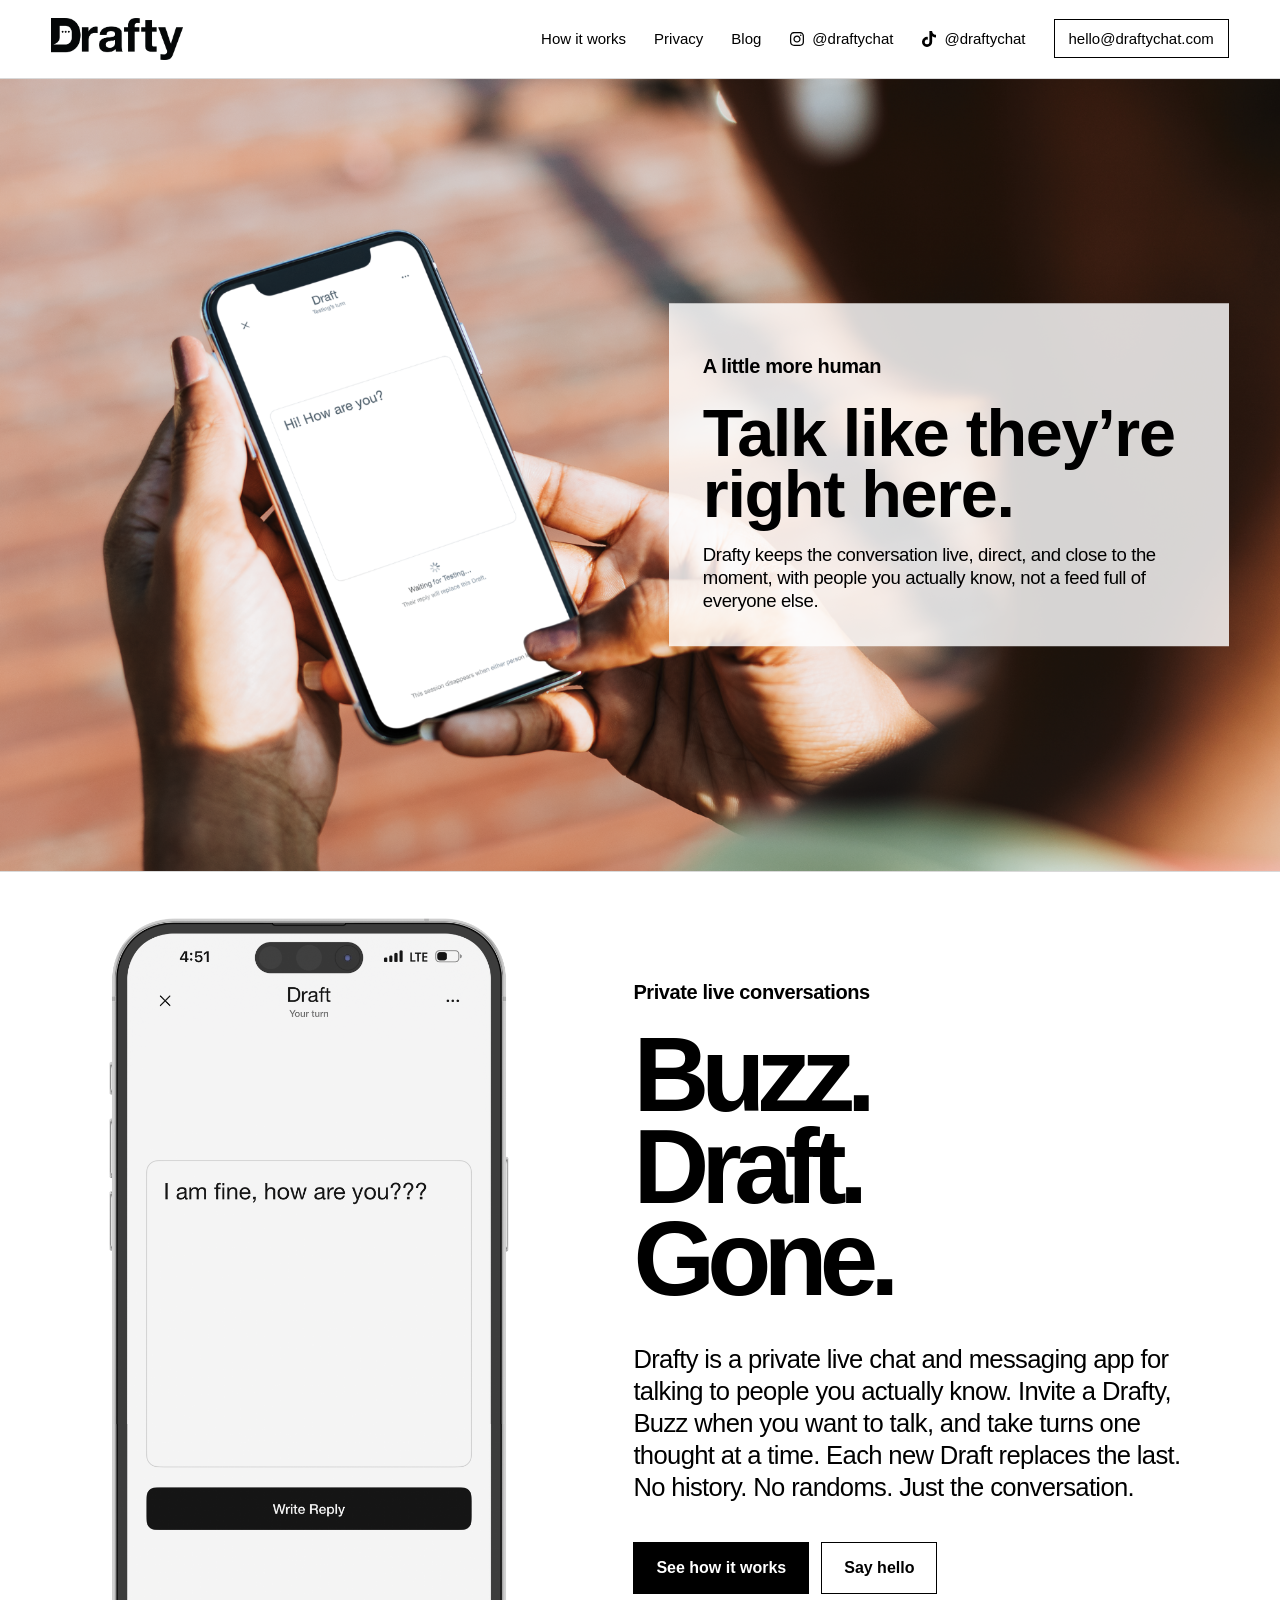
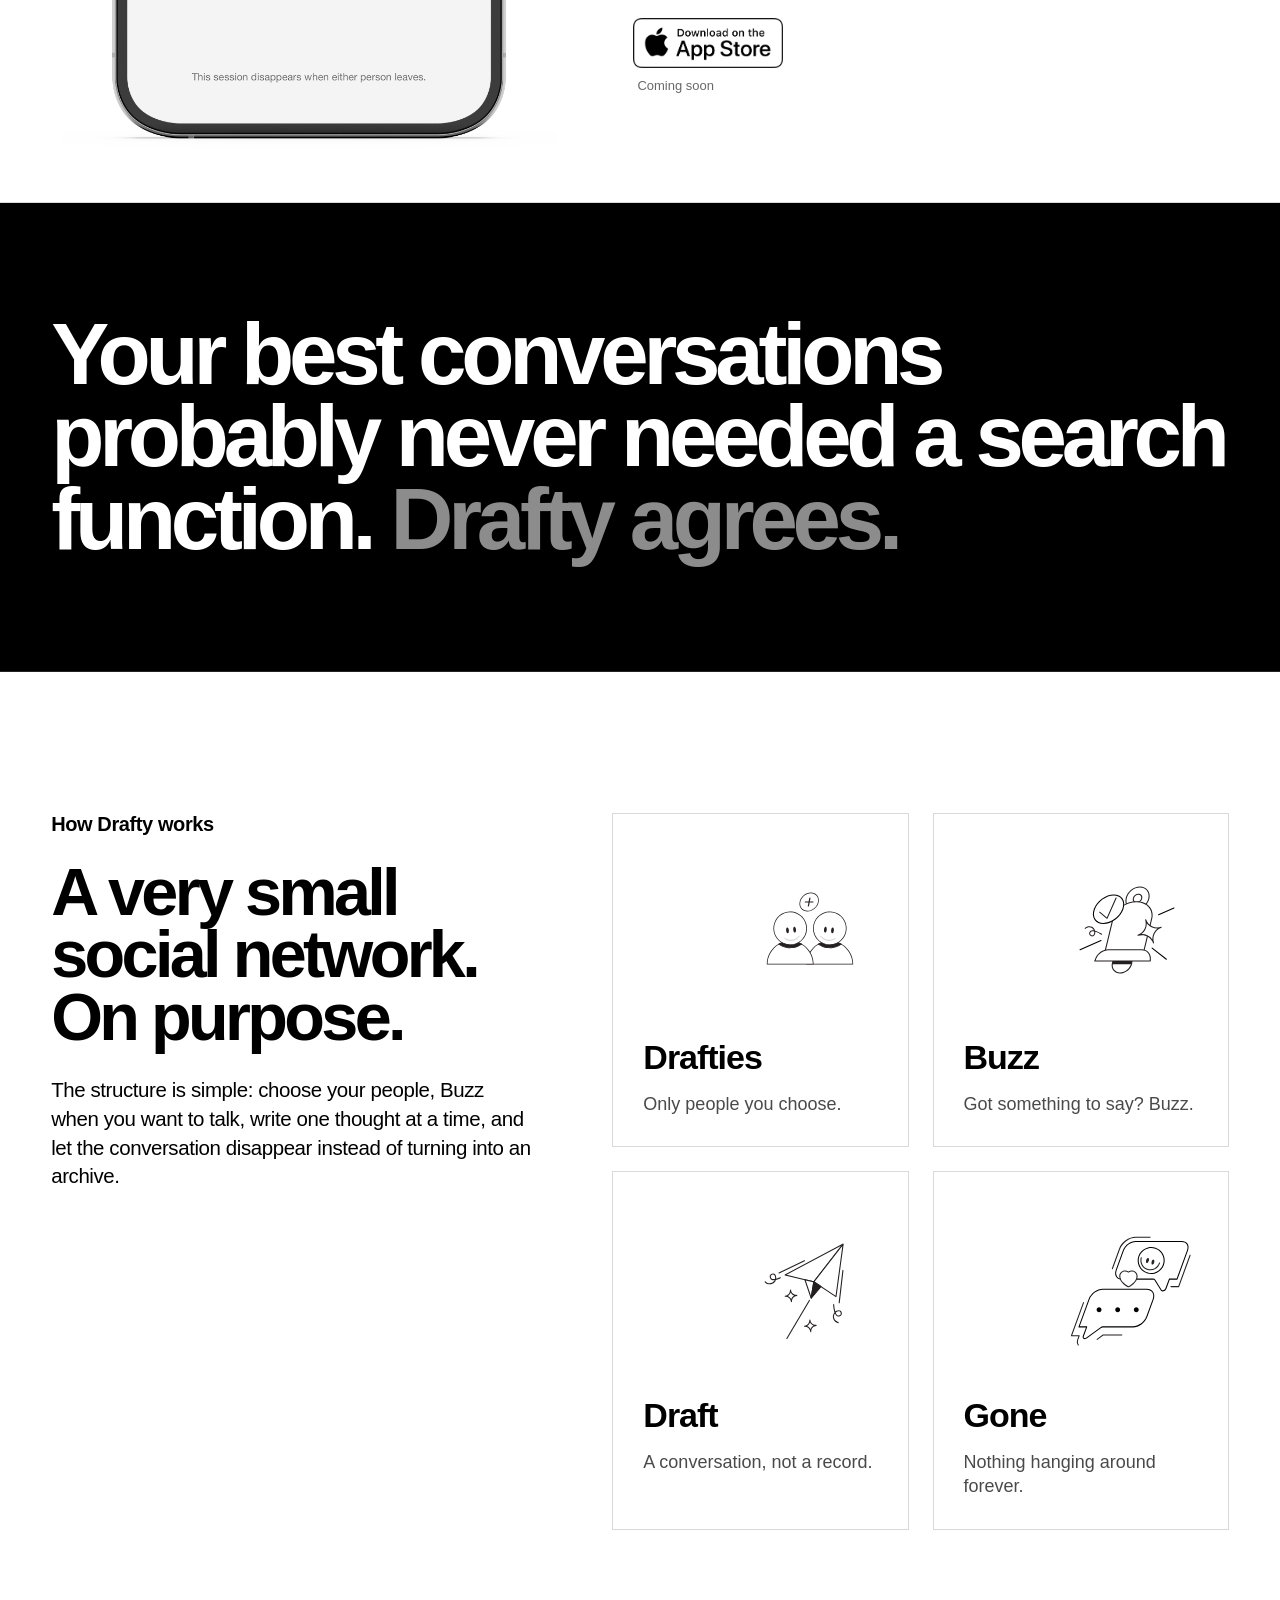
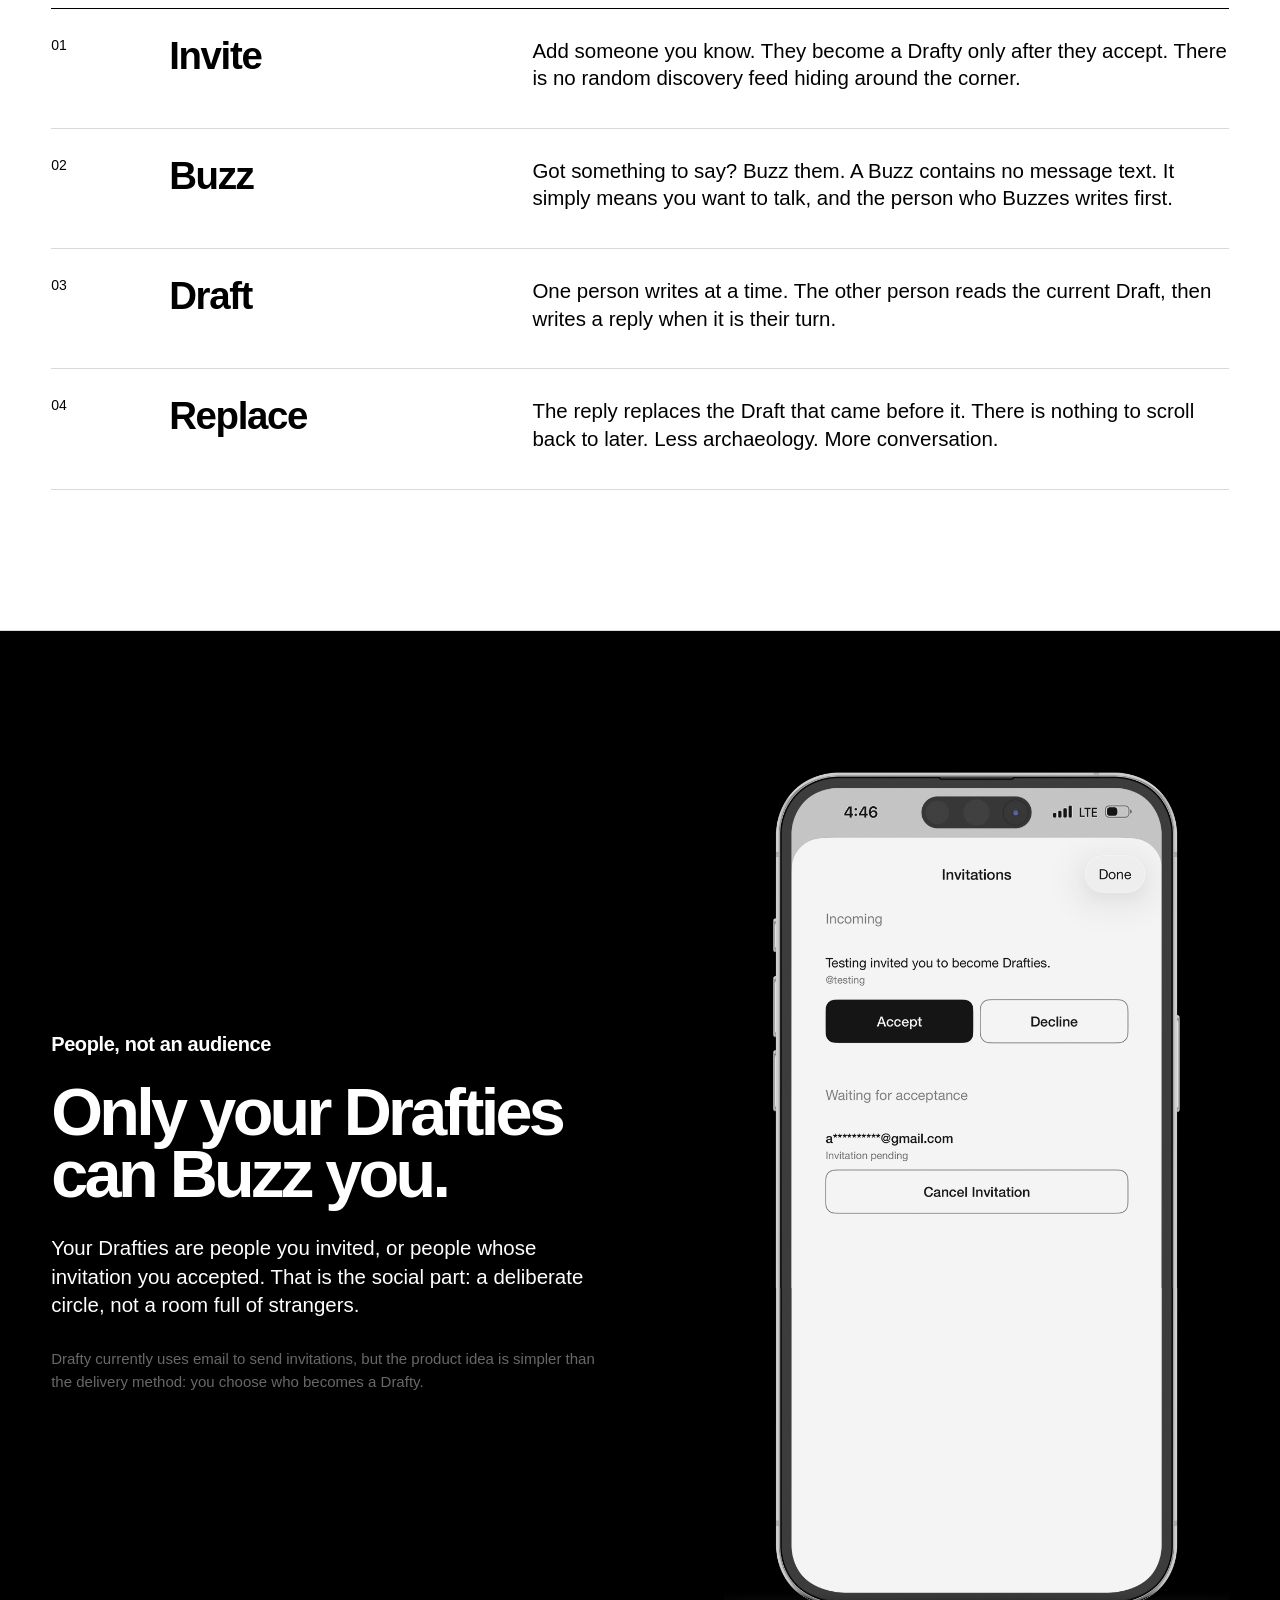
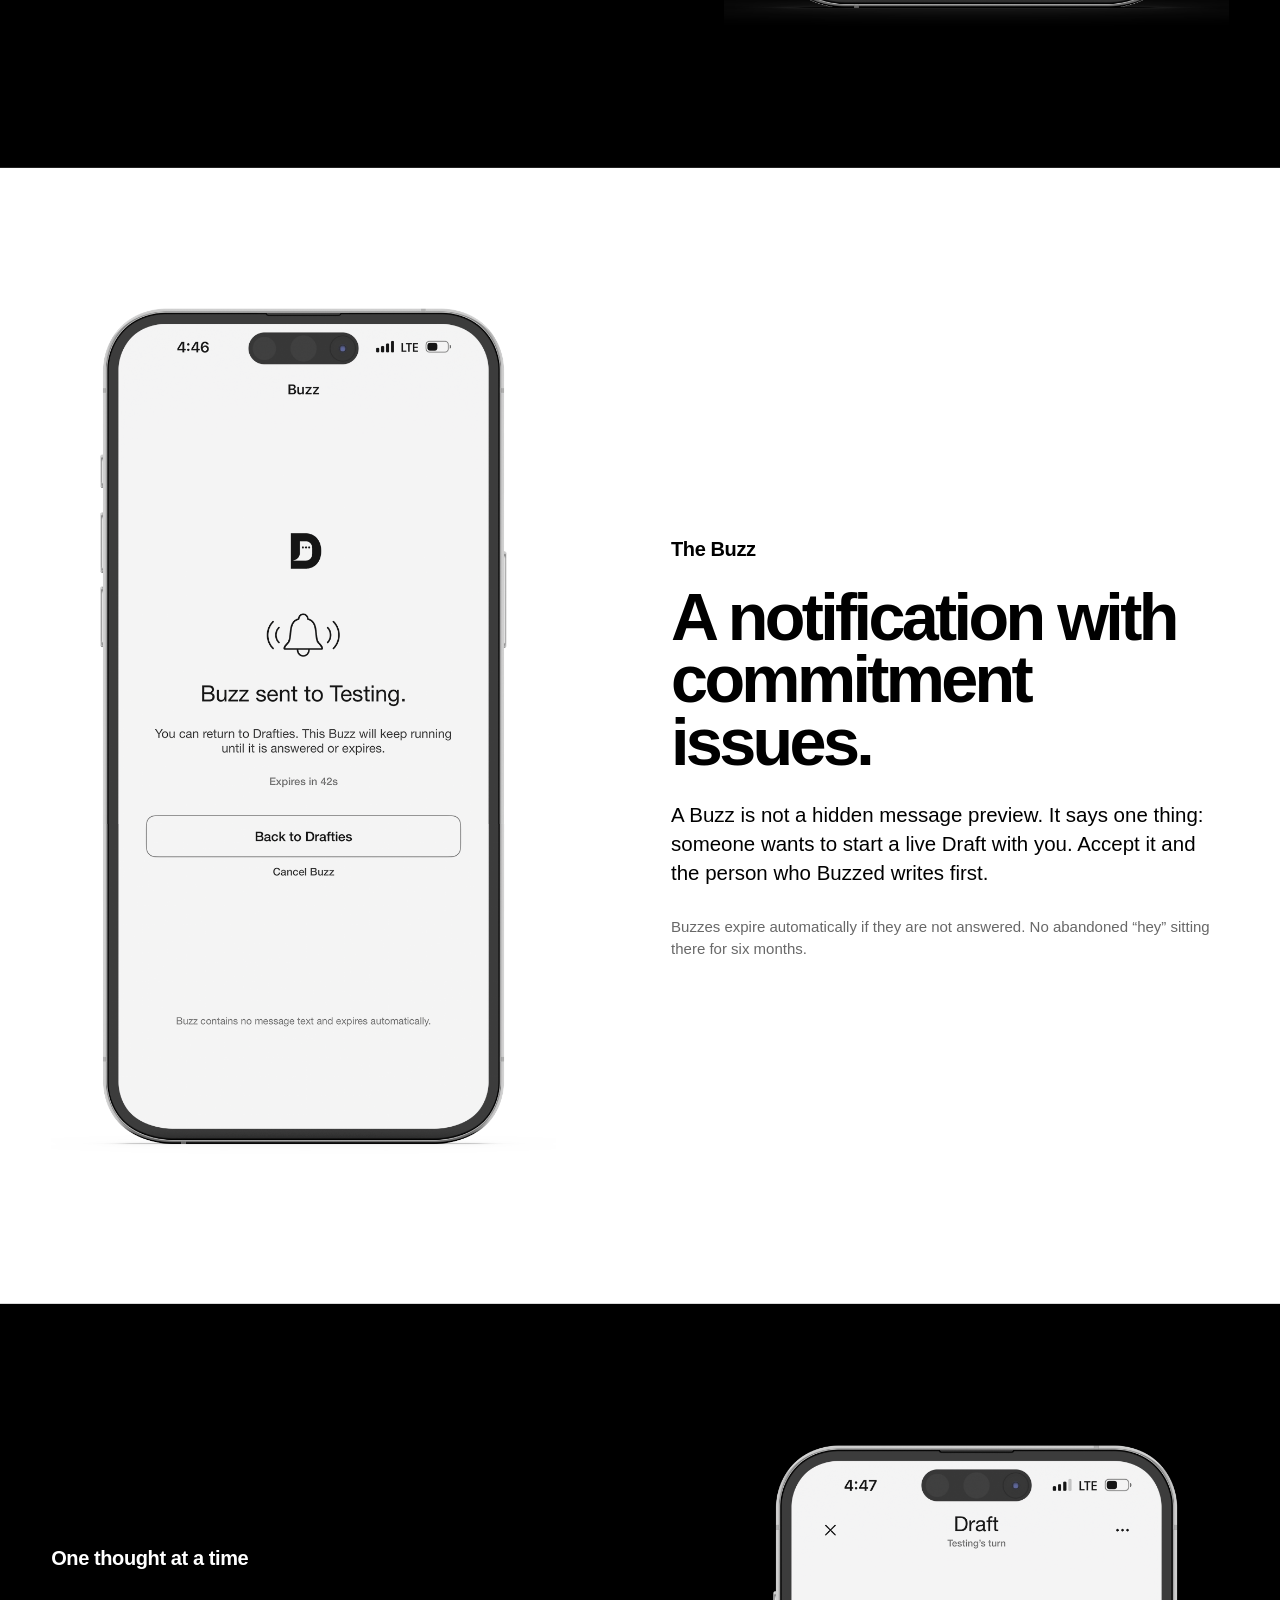
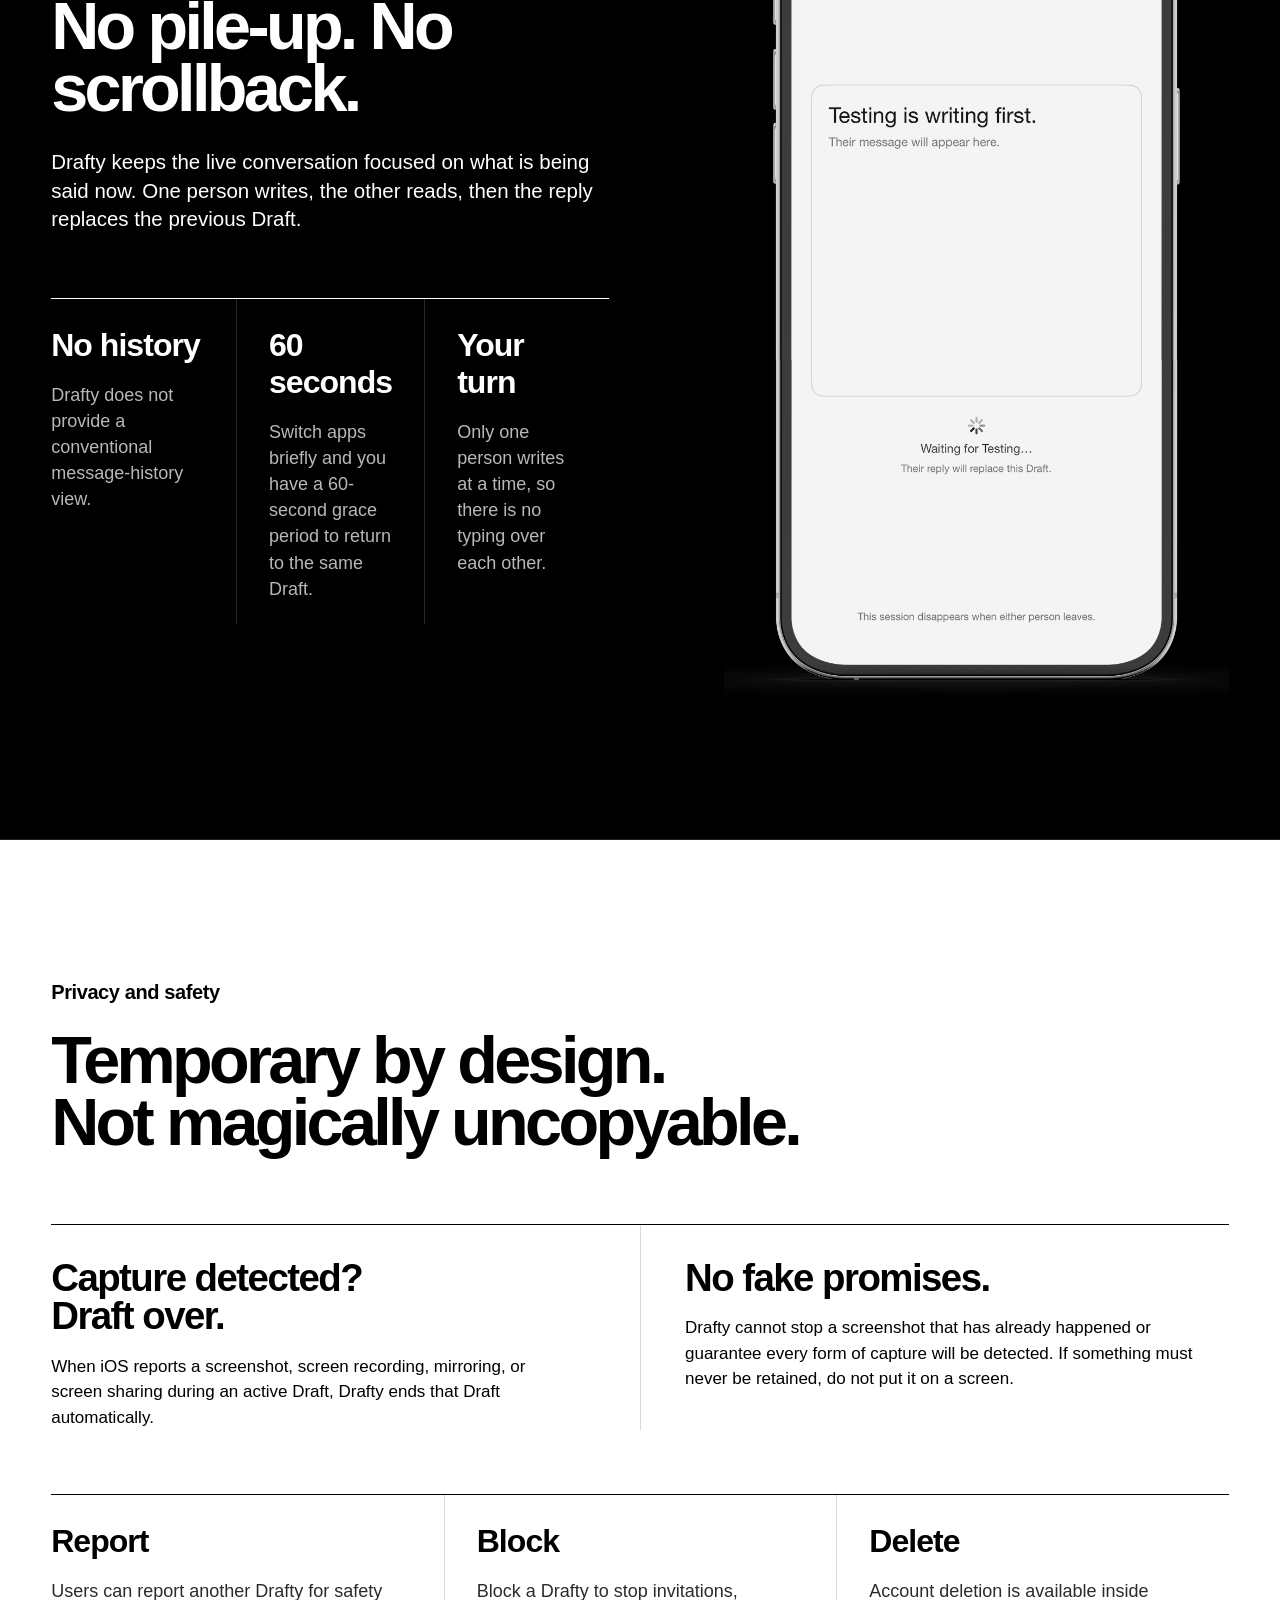
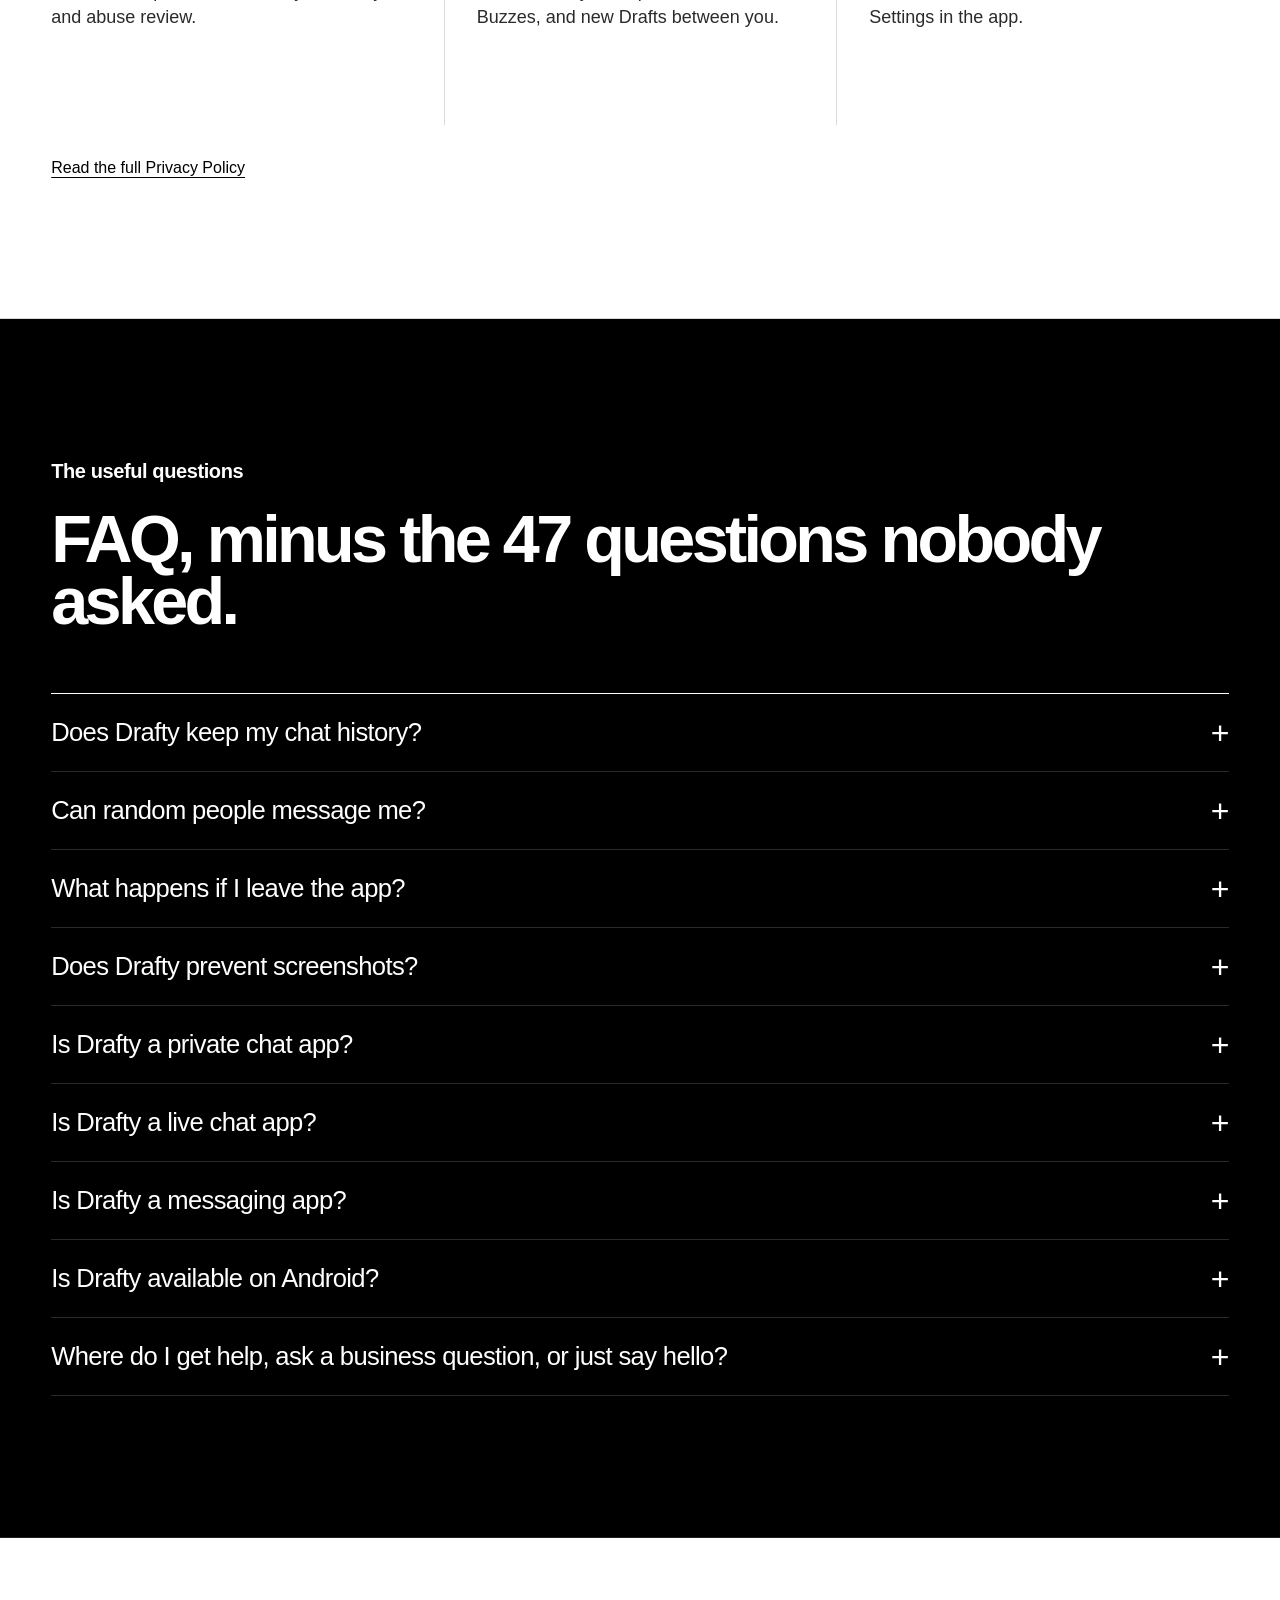
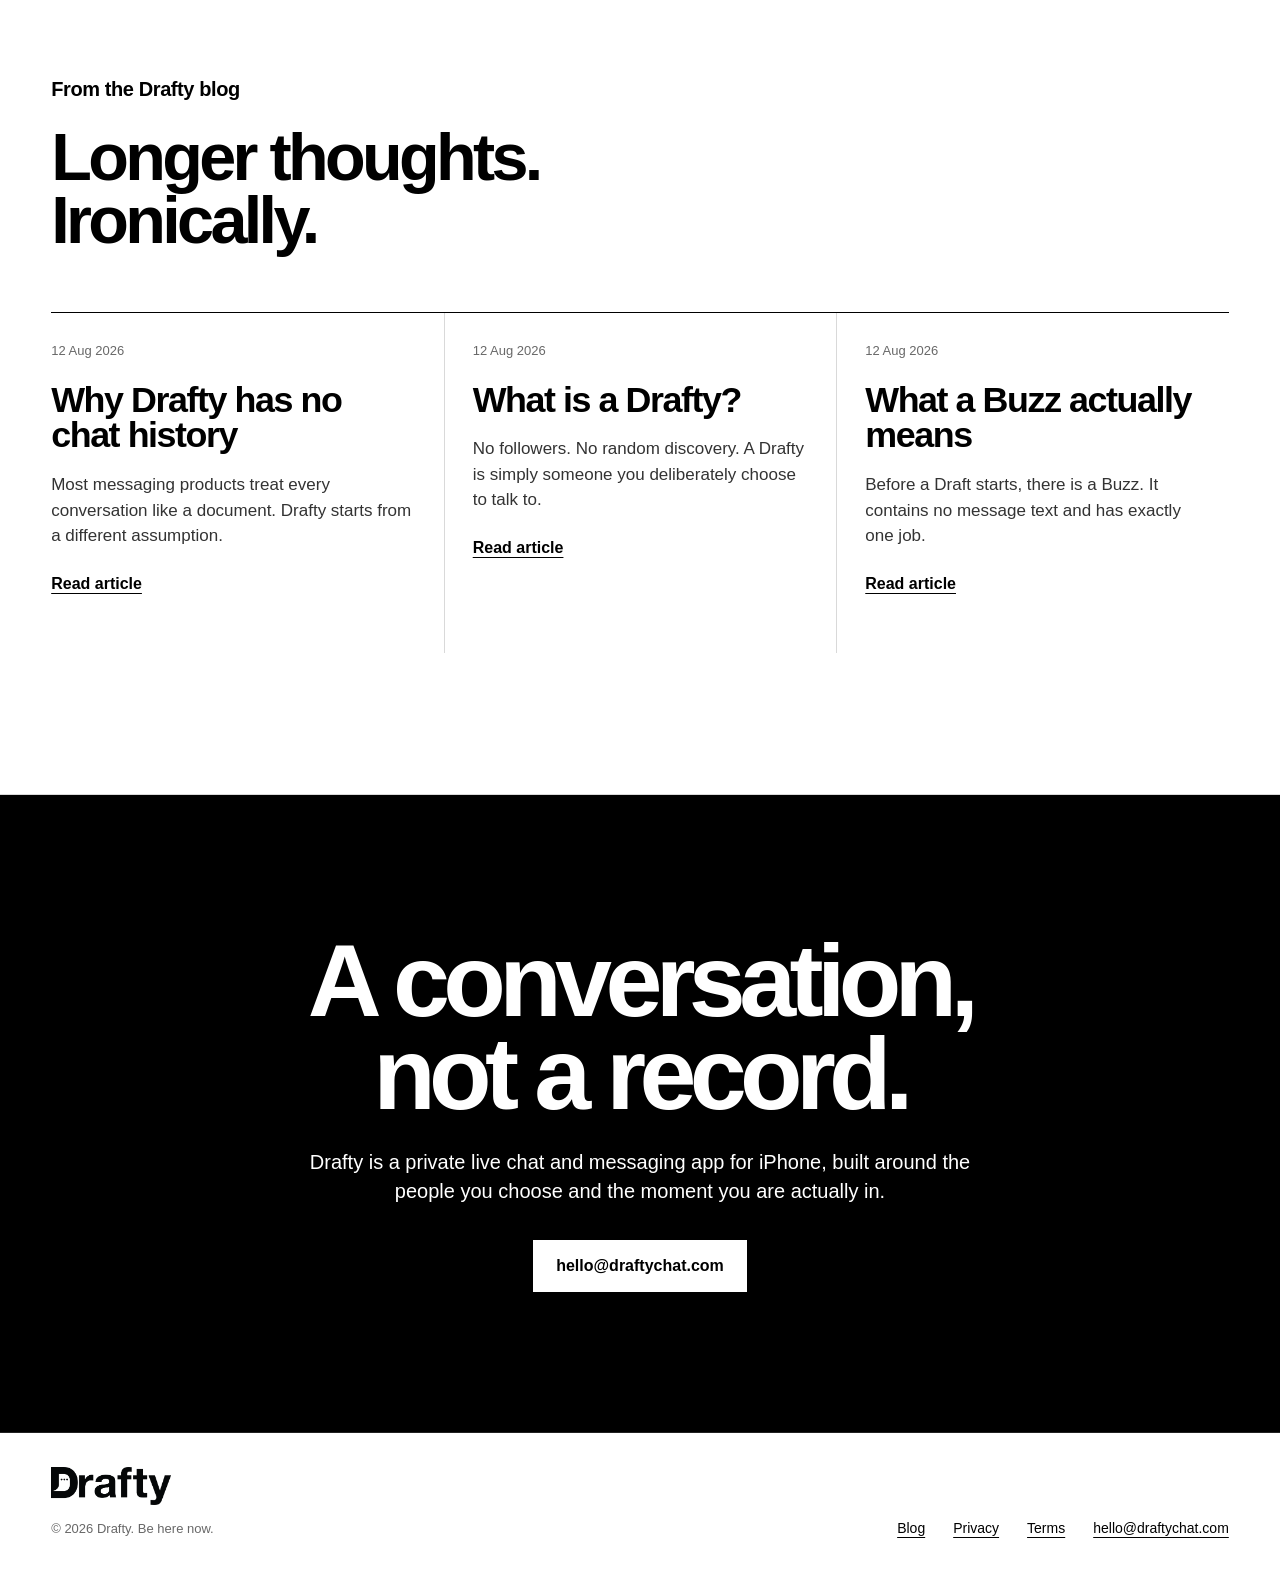
<file: index.html>
<!doctype html>
<html lang="en">
<head>
  <meta charset="utf-8">
  <meta name="viewport" content="width=device-width,initial-scale=1">
  <title>Drafty | Private Live Chat & Messaging App for iPhone</title>
  <meta name="description" content="Drafty is a private live chat and messaging app for iPhone. Chat one-to-one with friends and people you choose, with no conventional chat history to scroll back through.">
  <link rel="canonical" href="https://draftychat.com/">
  <meta name="theme-color" content="#ffffff">
  <meta property="og:type" content="website">
  <meta property="og:title" content="Drafty - Private Chat App for Live Conversations">
  <meta property="og:description" content="Private live chat and one-to-one messaging with people you choose. No conventional chat history. Buzz. Draft. Gone.">
  <meta property="og:url" content="https://draftychat.com/">
  <meta property="og:image" content="https://draftychat.com/assets/og.png">
  <meta name="twitter:card" content="summary_large_image">
  <meta name="robots" content="index,follow,max-image-preview:large,max-snippet:-1,max-video-preview:-1">
  <meta property="og:site_name" content="Drafty">
  <meta name="twitter:title" content="Drafty | Private Live Chat & Messaging App for iPhone">
  <meta name="twitter:description" content="Private live chat and one-to-one messaging with people you choose. No conventional chat history.">
  <meta name="twitter:image" content="https://draftychat.com/assets/og.png">
  <link rel="icon" href="assets/favicon-32.png" sizes="32x32">
  <link rel="apple-touch-icon" href="assets/apple-touch-icon.png">
  <link rel="manifest" href="site.webmanifest">
  <link rel="stylesheet" href="styles.css">
  <script type="application/ld+json">
  {
    "@context":"https://schema.org",
    "@graph":[
      {
        "@type":"WebSite",
        "@id":"https://draftychat.com/#website",
        "url":"https://draftychat.com/",
        "name":"Drafty",
        "alternateName":"Drafty Live Chat",
        "description":"A private live chat and messaging app for iPhone built for one-to-one conversations with people you choose."
      },
      {
        "@type":"SoftwareApplication",
        "@id":"https://draftychat.com/#app",
        "name":"Drafty",
        "applicationCategory":"SocialNetworkingApplication",
        "operatingSystem":"iOS",
        "url":"https://draftychat.com/",
        "email":"hello@draftychat.com",
        "description":"Drafty is a private live chat and messaging app for iPhone. It is designed for one-to-one conversations with people you choose, one person writing at a time, with no conventional chat history to scroll back through.",
        "featureList":[
          "Private one-to-one live chat",
          "Invite-only Drafty relationships",
          "Buzz to start a live conversation",
          "One person writes at a time",
          "Each new Draft replaces the previous Draft",
          "No conventional chat history",
          "Screenshot and screen-capture detection",
          "60-second background grace period",
          "Report and block controls"
        ],
        "sameAs":[
          "https://www.instagram.com/draftychat/",
          "https://www.tiktok.com/@draftychat"
        ]
      }
    ]
  }
  </script>
</head>
<body>
<a class="skip-link" href="#main">Skip to content</a>
<header class="site-header">
  <nav class="nav" aria-label="Primary navigation">
    <a class="brand" href="index.html" aria-label="Drafty home"><img src="assets/drafty-logo.png" alt="Drafty"></a>
    <button class="menu-button" aria-expanded="false" aria-controls="nav-links">Menu</button>
    <div class="nav-links" id="nav-links">
      <a href="#how">How it works</a>
      <a href="#privacy">Privacy</a>
      <a href="blog/index.html">Blog</a>
      <a class="social-link" href="https://www.instagram.com/draftychat/" target="_blank" rel="noopener noreferrer" aria-label="Drafty on Instagram">
        <img src="assets/instagram.svg" alt=""><span>@draftychat</span>
      </a>
      <a class="social-link" href="https://www.tiktok.com/@draftychat" target="_blank" rel="noopener noreferrer" aria-label="Drafty on TikTok">
        <img src="assets/tiktok.svg" alt=""><span>@draftychat</span>
      </a>
      <a class="nav-contact" href="mailto:hello@draftychat.com">hello@draftychat.com</a>
    </div>
  </nav>
</header>

<main id="main">
  <section class="lifestyle-intro-fullbleed">
    <div class="lifestyle-media">
      <img src="assets/lifestyle-intro-fullbleed.png" alt="A person holding an iPhone running Drafty outdoors" loading="eager">
      <div class="lifestyle-overlay lifestyle-overlay-right">
        <p class="eyebrow">A little more human</p>
        <h2>Talk like they’re right here.</h2>
        <p>Drafty keeps the conversation live, direct, and close to the moment, with people you actually know, not a feed full of everyone else.</p>
      </div>
    </div>
  </section>

  <section class="hero">
    <div class="container hero-grid refined-hero-grid">
      <div class="hero-stage">
        <img src="assets/reply-hero.png" alt="Drafty live Draft screen showing a message and the Write Reply button" width="1536" height="2048" fetchpriority="high">
      </div>
      <div>
        <p class="eyebrow">Private live conversations</p>
        <h1>Buzz.<br>Draft.<br>Gone.</h1>
        <p class="hero-copy">Drafty is a private live chat and messaging app for talking to people you actually know. Invite a Drafty, Buzz when you want to talk, and take turns one thought at a time. Each new Draft replaces the last. No history. No randoms. Just the conversation.</p>
        <div class="hero-actions">
          <a class="btn btn-primary" href="#how">See how it works</a>
          <a class="btn btn-secondary" href="mailto:hello@draftychat.com">Say hello</a>
        </div>
        <div class="app-store-badge-block" aria-label="Drafty App Store listing coming soon">
          <img class="app-store-badge" src="assets/app-store-badge-custom.png" alt="Download on the App Store">
          <span class="app-store-kicker">Coming soon</span>
        </div>
      </div>
    </div>
  </section>

  <section class="section section-dark statement-section">
    <div class="container section-inner">
      <p class="statement">Your best conversations probably never needed a search function. <span class="muted">Drafty agrees.</span></p>
    </div>
  </section>

  <section class="section" id="how">
    <div class="container section-inner">
      <div class="how-intro">
        <div class="how-copy">
          <p class="eyebrow">How Drafty works</p>
          <h2 class="section-title">A very small social network.<br>On purpose.</h2>
          <p class="how-lead">The structure is simple: choose your people, Buzz when you want to talk, write one thought at a time, and let the conversation disappear instead of turning into an archive.</p>
        </div>
        <div class="icon-strip icon-strip-opposite" aria-label="Drafty flow overview">
          <div class="icon-card">
            <img src="assets/icon-drafties.svg" alt="">
            <strong>Drafties</strong>
            <span>Only people you choose.</span>
          </div>
          <div class="icon-card">
            <img src="assets/icon-buzz.svg" alt="">
            <strong>Buzz</strong>
            <span>Got something to say? Buzz.</span>
          </div>
          <div class="icon-card">
            <img src="assets/icon-draft.svg" alt="">
            <strong>Draft</strong>
            <span>A conversation, not a record.</span>
          </div>
          <div class="icon-card">
            <img src="assets/icon-start.svg" alt="">
            <strong>Gone</strong>
            <span>Nothing hanging around forever.</span>
          </div>
        </div>
      </div>
      <div class="steps">
        <div class="step">
          <div class="step-num">01</div>
          <h3>Invite</h3>
          <p>Add someone you know. They become a Drafty only after they accept. There is no random discovery feed hiding around the corner.</p>
        </div>
        <div class="step">
          <div class="step-num">02</div>
          <h3>Buzz</h3>
          <p>Got something to say? Buzz them. A Buzz contains no message text. It simply means you want to talk, and the person who Buzzes writes first.</p>
        </div>
        <div class="step">
          <div class="step-num">03</div>
          <h3>Draft</h3>
          <p>One person writes at a time. The other person reads the current Draft, then writes a reply when it is their turn.</p>
        </div>
        <div class="step">
          <div class="step-num">04</div>
          <h3>Replace</h3>
          <p>The reply replaces the Draft that came before it. There is nothing to scroll back to later. Less archaeology. More conversation.</p>
        </div>
      </div>
    </div>
  </section>

  <section class="section section-dark">
    <div class="container section-inner two-col feature-split feature-reverse">
      <div class="copy">
        <p class="eyebrow">People, not an audience</p>
        <h2>Only your Drafties can Buzz you.</h2>
        <p>Your Drafties are people you invited, or people whose invitation you accepted. That is the social part: a deliberate circle, not a room full of strangers.</p>
        <p class="aside">Drafty currently uses email to send invitations, but the product idea is simpler than the delivery method: you choose who becomes a Drafty.</p>
      </div>
      <div class="phone-art phone-art-xl">
        <img src="assets/invite-framed.png" alt="Drafty invitations screen showing an incoming invitation and a pending invitation" loading="lazy">
      </div>
    </div>
  </section>

  <section class="section">
    <div class="container section-inner two-col feature-split">
      <div class="phone-art phone-art-xl">
        <img src="assets/buzz-framed.png" alt="Drafty Buzz screen showing a Buzz sent to another Drafty" loading="lazy">
      </div>
      <div class="copy">
        <p class="eyebrow">The Buzz</p>
        <h2>A notification with commitment issues.</h2>
        <p>A Buzz is not a hidden message preview. It says one thing: someone wants to start a live Draft with you. Accept it and the person who Buzzed writes first.</p>
        <p class="aside">Buzzes expire automatically if they are not answered. No abandoned “hey” sitting there for six months.</p>
      </div>
    </div>
  </section>

  <section class="section section-dark">
    <div class="container section-inner two-col feature-split feature-reverse">
      <div class="copy">
        <p class="eyebrow">One thought at a time</p>
        <h2>No pile-up. No scrollback.</h2>
        <p>Drafty keeps the live conversation focused on what is being said now. One person writes, the other reads, then the reply replaces the previous Draft.</p>
        <div class="feature-band">
          <div class="feature-cell">
            <h3>No history</h3>
            <p>Drafty does not provide a conventional message-history view.</p>
          </div>
          <div class="feature-cell">
            <h3>60 seconds</h3>
            <p>Switch apps briefly and you have a 60-second grace period to return to the same Draft.</p>
          </div>
          <div class="feature-cell">
            <h3>Your turn</h3>
            <p>Only one person writes at a time, so there is no typing over each other.</p>
          </div>
        </div>
      </div>
      <div class="phone-art phone-art-xl">
        <img src="assets/waiting-framed.png" alt="Drafty live session waiting for the other Drafty to write first" loading="lazy">
      </div>
    </div>
  </section>

  <section class="section" id="privacy">
    <div class="container section-inner">
      <p class="eyebrow">Privacy and safety</p>
      <h2 class="section-title">Temporary by design.<br>Not magically uncopyable.</h2>
      <div class="capture">
        <div>
          <strong>Capture detected?<br>Draft over.</strong>
          <p>When iOS reports a screenshot, screen recording, mirroring, or screen sharing during an active Draft, Drafty ends that Draft automatically.</p>
        </div>
        <div>
          <strong>No fake promises.</strong>
          <p>Drafty cannot stop a screenshot that has already happened or guarantee every form of capture will be detected. If something must never be retained, do not put it on a screen.</p>
        </div>
      </div>
      <div class="feature-band privacy-band">
        <div class="feature-cell">
          <h3>Report</h3>
          <p>Users can report another Drafty for safety and abuse review.</p>
        </div>
        <div class="feature-cell">
          <h3>Block</h3>
          <p>Block a Drafty to stop invitations, Buzzes, and new Drafts between you.</p>
        </div>
        <div class="feature-cell">
          <h3>Delete</h3>
          <p>Account deletion is available inside Settings in the app.</p>
        </div>
      </div>
      <div style="margin-top:34px"><a href="privacy/index.html">Read the full Privacy Policy</a></div>
    </div>
  </section>

  <section class="section section-dark" id="faq">
    <div class="container section-inner">
      <p class="eyebrow">The useful questions</p>
      <h2 class="section-title">FAQ, minus the 47 questions nobody asked.</h2>
      <div class="faq">
        <details>
          <summary>Does Drafty keep my chat history?</summary>
          <p>No conventional chat history is available in Drafty. Live Draft text is temporary and follows the active session lifecycle; each new contribution replaces what came before.</p>
        </details>
        <details>
          <summary>Can random people message me?</summary>
          <p>No. Drafty is built around accepted Drafty relationships. You invite someone, or accept their invitation, before you can Buzz each other.</p>
        </details>
        <details>
          <summary>What happens if I leave the app?</summary>
          <p>A brief app switch gets a 60-second grace period. Return within that time and the same Draft resumes. Stay away longer and the Draft ends.</p>
        </details>
        <details>
          <summary>Does Drafty prevent screenshots?</summary>
          <p>No app can make that promise. Drafty ends the active Draft when iOS reports a screenshot or active screen capture, but it cannot undo a capture that already happened or guarantee every capture method will be detected.</p>
        </details>
        <details>
          <summary>Is Drafty a private chat app?</summary>
          <p>Yes. Drafty is an invite-based private chat and messaging app for one-to-one conversations with friends, family and people you choose. There is no random discovery feed and no public audience.</p>
        </details>
        <details>
          <summary>Is Drafty a live chat app?</summary>
          <p>Yes. Drafty is built around live chat. Both people enter the same Draft, one person writes at a time, and each reply replaces what came before instead of creating a permanent message thread.</p>
        </details>
        <details>
          <summary>Is Drafty a messaging app?</summary>
          <p>Yes, but it behaves differently from a conventional messaging app. Drafty focuses on private, temporary conversation rather than accumulating a searchable chat history.</p>
        </details>
        <details>
          <summary>Is Drafty available on Android?</summary>
          <p>Drafty is built for iPhone. Android is not part of the current app.</p>
        </details>
        <details>
          <summary>Where do I get help, ask a business question, or just say hello?</summary>
          <p>Everything goes to one place: <a href="mailto:hello@draftychat.com">hello@draftychat.com</a>.</p>
        </details>
      </div>
    </div>
  </section>

  <section class="section">
    <div class="container section-inner">
      <p class="eyebrow">From the Drafty blog</p>
      <h2 class="section-title">Longer thoughts.<br>Ironically.</h2>
      <div class="blog-grid">
        <article class="blog-card">
          <time datetime="2026-08-12">12 Aug 2026</time>
          <h3>Why Drafty has no chat history</h3>
          <p>Most messaging products treat every conversation like a document. Drafty starts from a different assumption.</p>
          <a href="blog/why-drafty-has-no-chat-history/index.html">Read article</a>
        </article>
        <article class="blog-card">
          <time datetime="2026-08-12">12 Aug 2026</time>
          <h3>What is a Drafty?</h3>
          <p>No followers. No random discovery. A Drafty is simply someone you deliberately choose to talk to.</p>
          <a href="blog/what-is-a-drafty/index.html">Read article</a>
        </article>
        <article class="blog-card">
          <time datetime="2026-08-12">12 Aug 2026</time>
          <h3>What a Buzz actually means</h3>
          <p>Before a Draft starts, there is a Buzz. It contains no message text and has exactly one job.</p>
          <a href="blog/what-a-buzz-means/index.html">Read article</a>
        </article>
      </div>
    </div>
  </section>

  <section class="section section-dark">
    <div class="container section-inner cta">
      <h2>A conversation,<br>not a record.</h2>
      <p>Drafty is a private live chat and messaging app for iPhone, built around the people you choose and the moment you are actually in.</p>
      <a class="btn btn-primary btn-invert" href="mailto:hello@draftychat.com">hello@draftychat.com</a>
    </div>
  </section>
</main>

<footer class="site-footer">
  <div class="footer-grid">
    <div class="footer-brand">
      <a href="index.html"><img src="assets/drafty-logo.png" alt="Drafty"></a>
      <p>© 2026 Drafty. Be here now.</p>
    </div>
    <div class="footer-links">
      <a href="blog/index.html">Blog</a>
      <a href="privacy/index.html">Privacy</a>
      <a href="terms/index.html">Terms</a>
      <a href="mailto:hello@draftychat.com">hello@draftychat.com</a>
    </div>
  </div>
</footer>

<script src="script.js"></script>
</body>
</html>
</file>
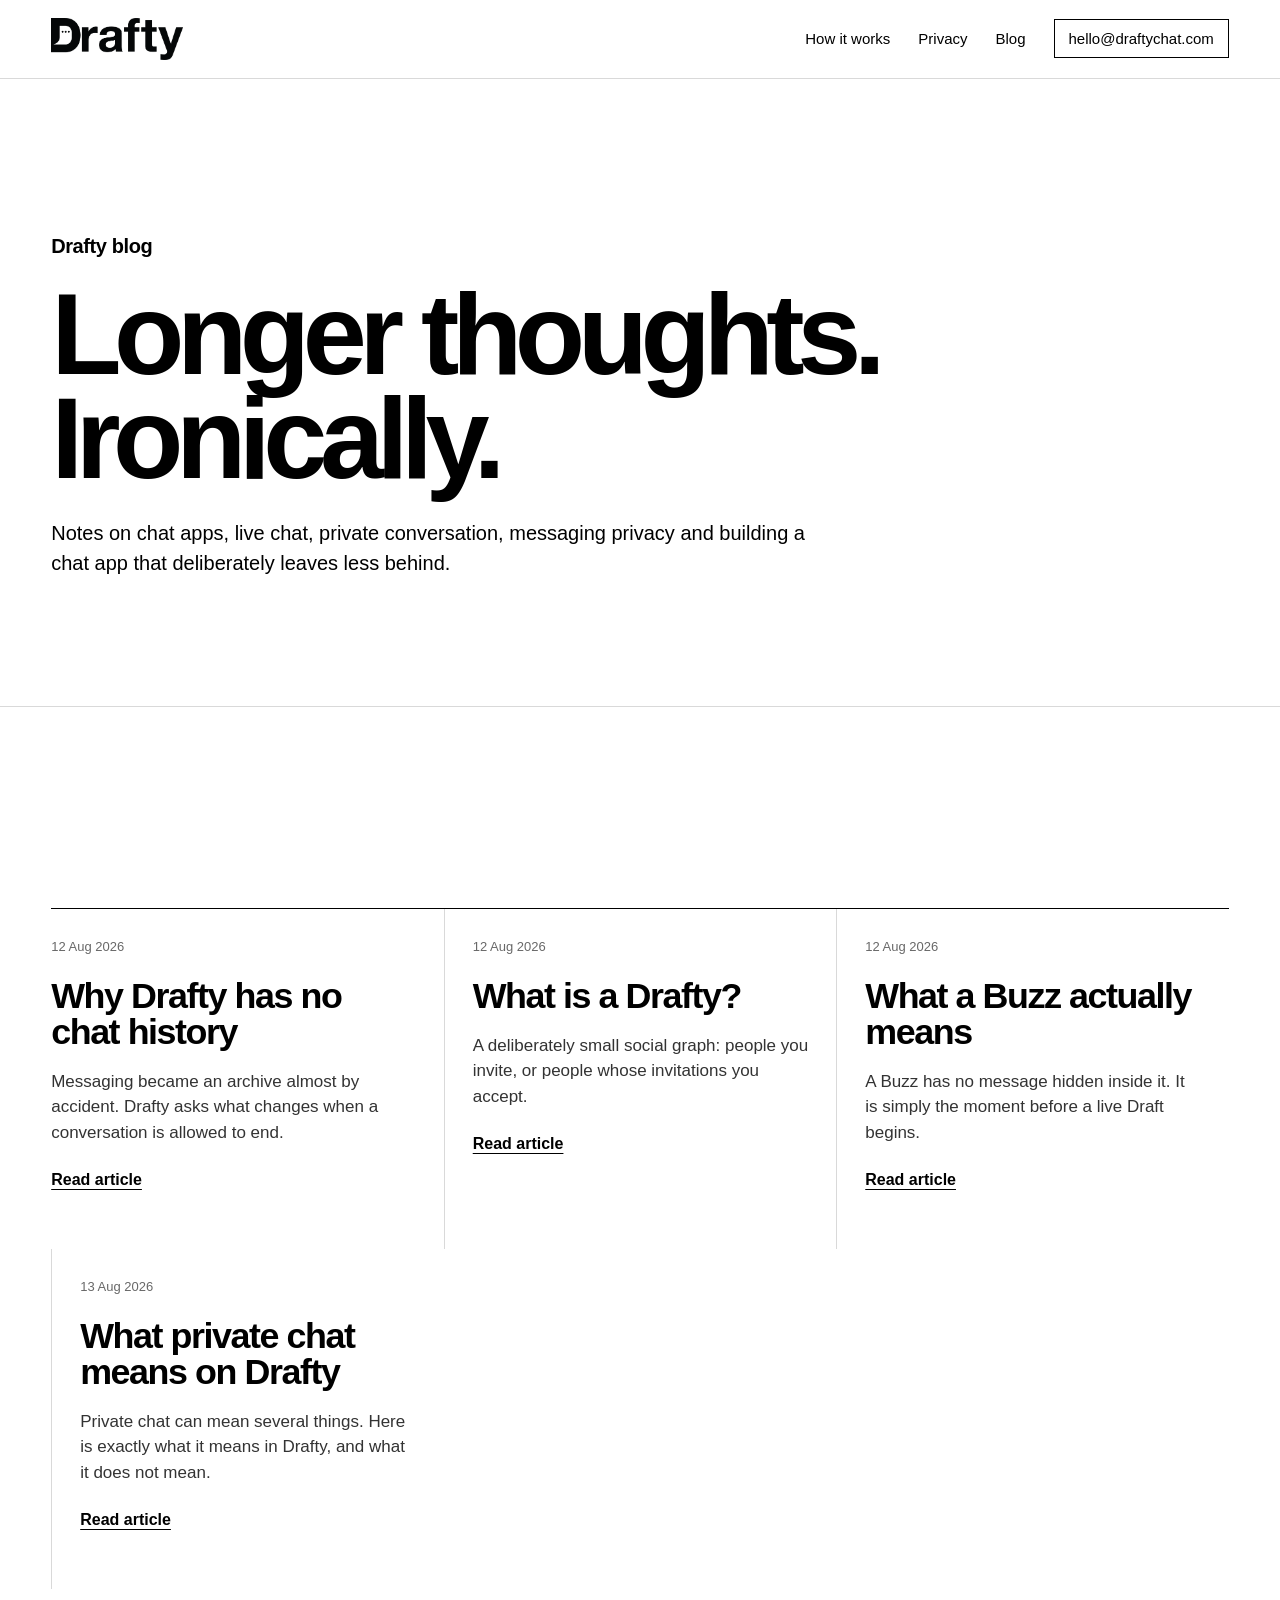
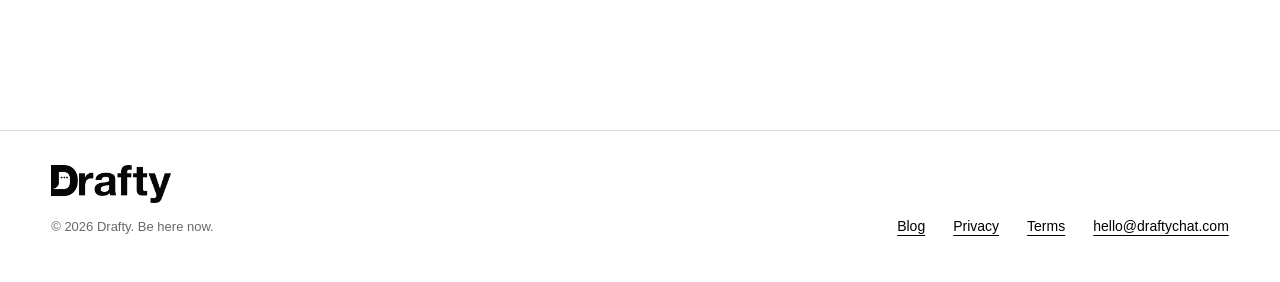
<file: blog/index.html>
<!doctype html>
<html lang="en">
<head>
  <meta charset="utf-8"><meta name="viewport" content="width=device-width,initial-scale=1">
  <title>Drafty Blog | Private Chat, Live Messaging & Privacy</title>
  <meta name="description" content="The Drafty blog covers private chat apps, live chat, messaging, chat privacy, one-to-one conversations and why not every message needs permanent history.">
  <link rel="canonical" href="https://draftychat.com/blog/">
  <meta name="robots" content="index,follow,max-image-preview:large,max-snippet:-1">
  <meta property="og:title" content="Drafty Blog | Private Chat, Live Messaging & Privacy"><meta property="og:description" content="Notes on private chat, live messaging, privacy and one-to-one conversations."><meta property="og:image" content="https://draftychat.com/assets/og.png">
  <link rel="icon" href="../assets/favicon-32.png" sizes="32x32"><link rel="apple-touch-icon" href="../assets/apple-touch-icon.png"><link rel="manifest" href="../site.webmanifest">
  <link rel="stylesheet" href="../styles.css">
</head>
<body>
<header class="site-header"><nav class="nav"><a class="brand" href="../index.html"><img src="../assets/drafty-logo.png" alt="Drafty"></a><button class="menu-button" aria-expanded="false" aria-controls="nav-links">Menu</button><div class="nav-links" id="nav-links"><a href="../index.html#how">How it works</a><a href="../index.html#privacy">Privacy</a><a href="../blog/index.html">Blog</a><a class="nav-contact" href="mailto:hello@draftychat.com">hello@draftychat.com</a></div></nav></header>
<main>
<section class="page-hero"><div class="container"><p class="eyebrow">Drafty blog</p><h1>Longer thoughts.<br>Ironically.</h1><p>Notes on chat apps, live chat, private conversation, messaging privacy and building a chat app that deliberately leaves less behind.</p></div></section>
<section class="section"><div class="container section-inner"><div class="blog-grid">
<article class="blog-card"><time datetime="2026-08-12">12 Aug 2026</time><h3>Why Drafty has no chat history</h3><p>Messaging became an archive almost by accident. Drafty asks what changes when a conversation is allowed to end.</p><a href="../blog/why-drafty-has-no-chat-history/index.html">Read article</a></article>
<article class="blog-card"><time datetime="2026-08-12">12 Aug 2026</time><h3>What is a Drafty?</h3><p>A deliberately small social graph: people you invite, or people whose invitations you accept.</p><a href="../blog/what-is-a-drafty/index.html">Read article</a></article>
<article class="blog-card"><time datetime="2026-08-12">12 Aug 2026</time><h3>What a Buzz actually means</h3><p>A Buzz has no message hidden inside it. It is simply the moment before a live Draft begins.</p><a href="../blog/what-a-buzz-means/index.html">Read article</a></article>
<article class="blog-card"><time datetime="2026-08-13">13 Aug 2026</time><h3>What private chat means on Drafty</h3><p>Private chat can mean several things. Here is exactly what it means in Drafty, and what it does not mean.</p><a href="../blog/what-private-chat-means/index.html">Read article</a></article></div></div></section>
</main>
<footer class="site-footer"><div class="footer-grid"><div class="footer-brand"><a href="../index.html"><img src="../assets/drafty-logo.png" alt="Drafty"></a><p>© 2026 Drafty. Be here now.</p></div><div class="footer-links"><a href="../blog/index.html">Blog</a><a href="../privacy/index.html">Privacy</a><a href="../terms/index.html">Terms</a><a href="mailto:hello@draftychat.com">hello@draftychat.com</a></div></div></footer>
<script src="../script.js"></script>
</body></html>
</file>
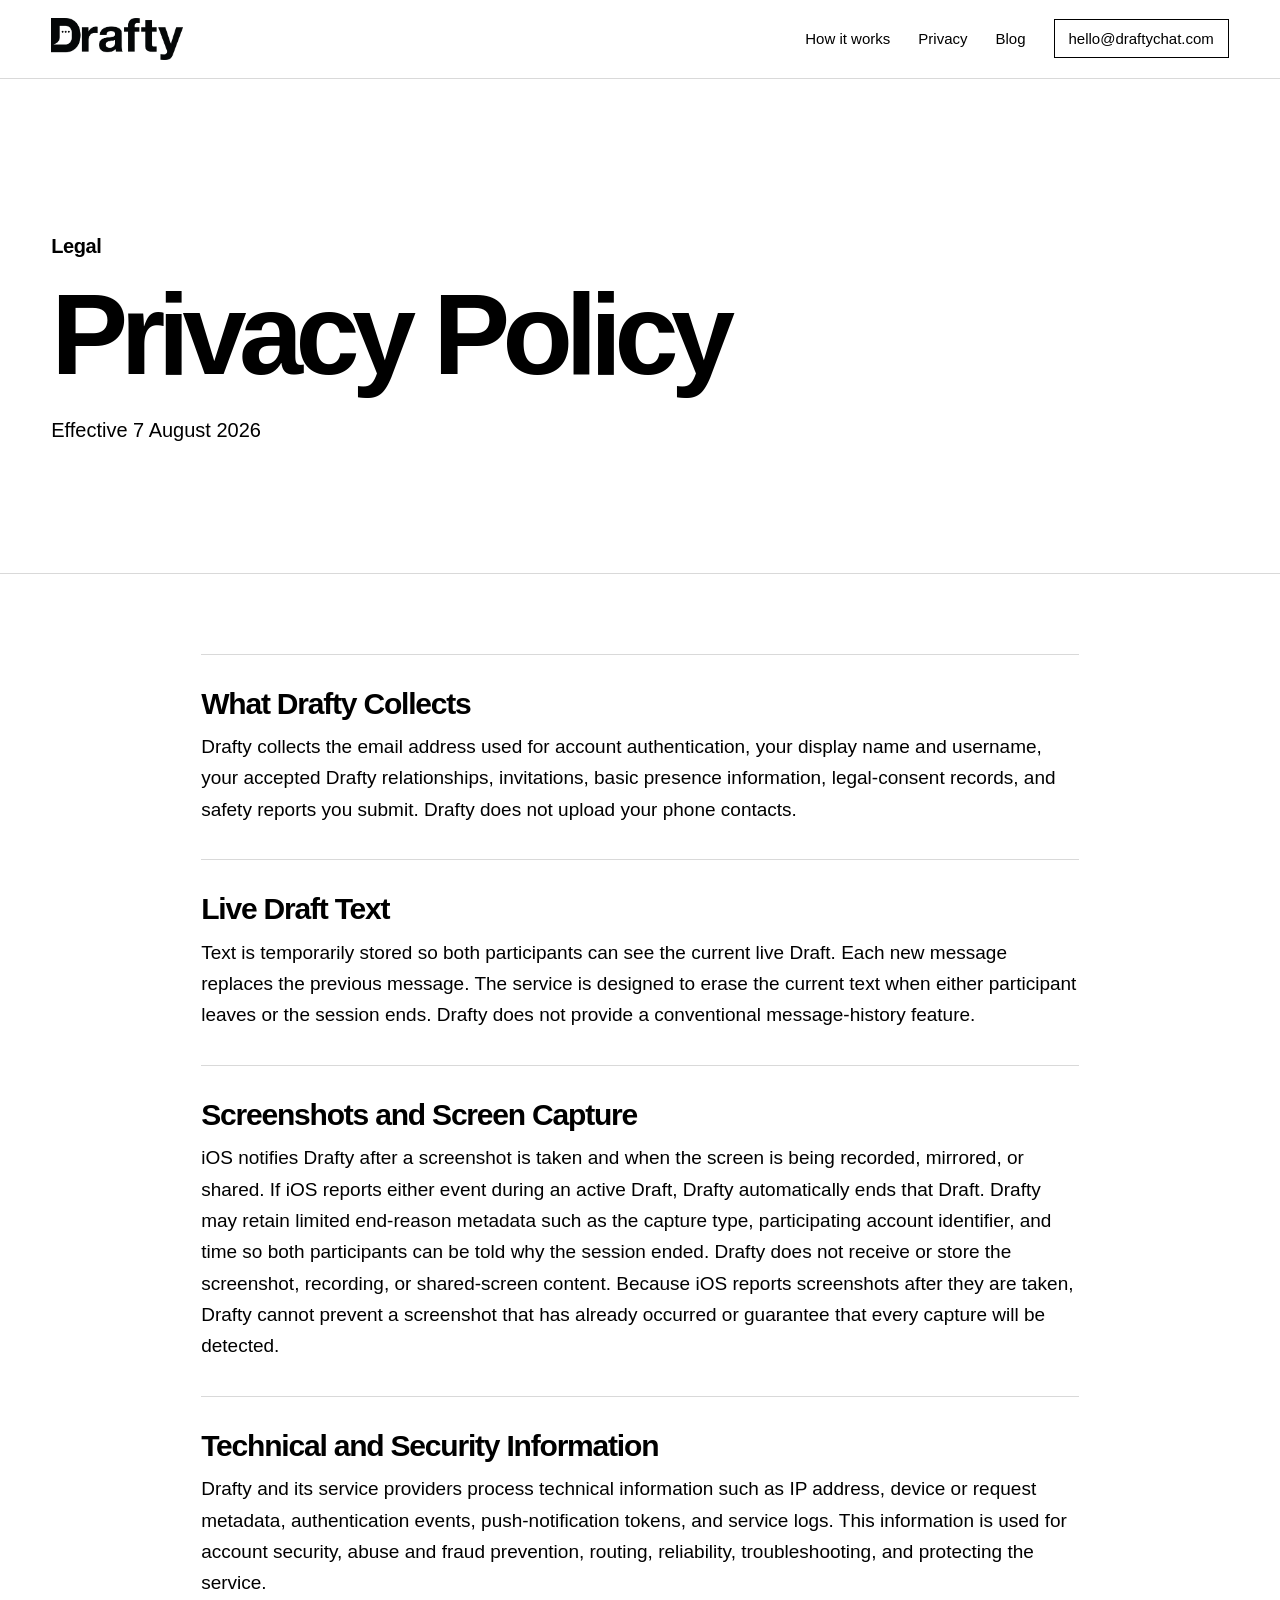
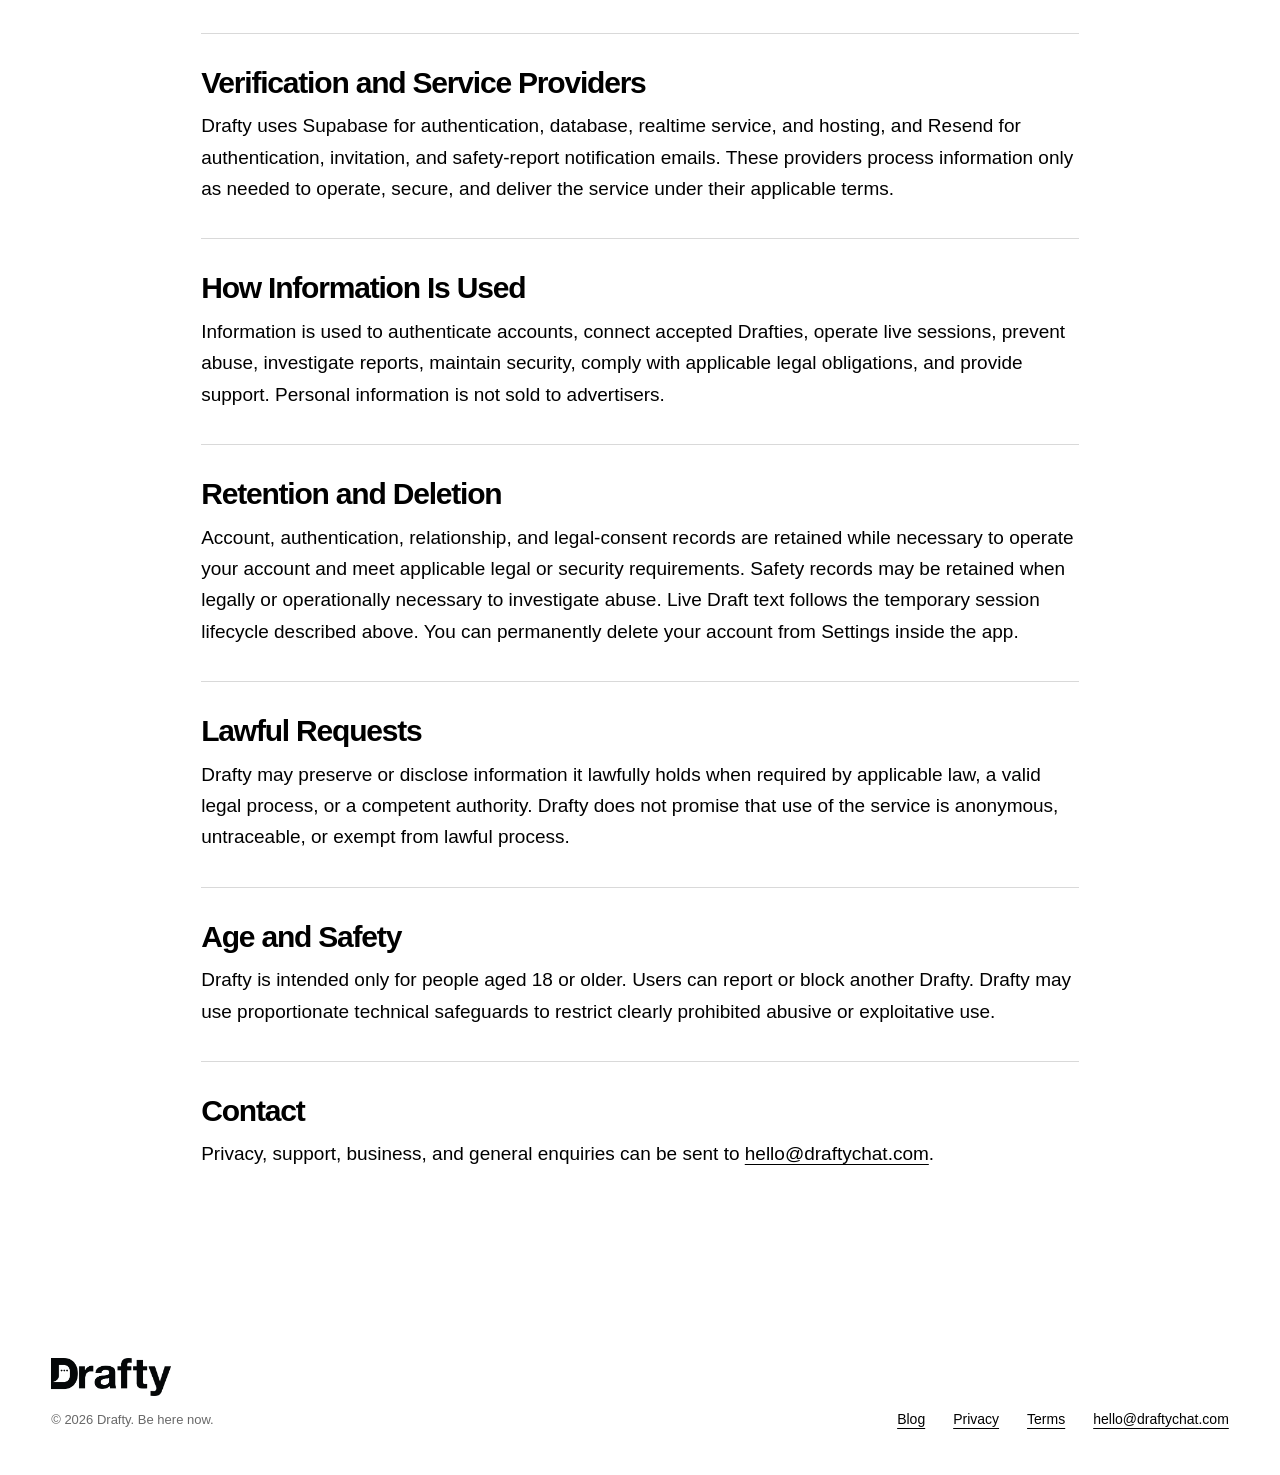
<file: privacy/index.html>
<!doctype html>
<html lang="en"><head>
<meta charset="utf-8"><meta name="viewport" content="width=device-width,initial-scale=1">
<title>Drafty Privacy | Private Chat & Messaging App</title>
<meta name="description" content="Learn how privacy works in the Drafty private chat and messaging app, including live Draft text, screen-capture handling, data retention, reporting, blocking and account deletion.">
<link rel="canonical" href="https://draftychat.com/privacy/">
<meta name="robots" content="index,follow,max-image-preview:large,max-snippet:-1">
<meta property="og:title" content="Drafty Privacy | Private Chat & Messaging App"><meta property="og:description" content="How privacy, live Draft text, capture detection, retention and account controls work in Drafty."><meta property="og:image" content="https://draftychat.com/assets/og.png">
<link rel="icon" href="../assets/favicon-32.png" sizes="32x32"><link rel="apple-touch-icon" href="../assets/apple-touch-icon.png"><link rel="manifest" href="../site.webmanifest">
  <link rel="stylesheet" href="../styles.css">
</head><body>
<header class="site-header"><nav class="nav"><a class="brand" href="../index.html"><img src="../assets/drafty-logo.png" alt="Drafty"></a><button class="menu-button" aria-expanded="false" aria-controls="nav-links">Menu</button><div class="nav-links" id="nav-links"><a href="../index.html#how">How it works</a><a href="../index.html#privacy">Privacy</a><a href="../blog/index.html">Blog</a><a class="nav-contact" href="mailto:hello@draftychat.com">hello@draftychat.com</a></div></nav></header>
<main>
<section class="page-hero"><div class="container"><p class="eyebrow">Legal</p><h1>Privacy Policy</h1><p>Effective 7 August 2026</p></div></section>
<div class="container article-shell">
<section class="legal-section"><h2>What Drafty Collects</h2><p>Drafty collects the email address used for account authentication, your display name and username, your accepted Drafty relationships, invitations, basic presence information, legal-consent records, and safety reports you submit. Drafty does not upload your phone contacts.</p></section>
<section class="legal-section"><h2>Live Draft Text</h2><p>Text is temporarily stored so both participants can see the current live Draft. Each new message replaces the previous message. The service is designed to erase the current text when either participant leaves or the session ends. Drafty does not provide a conventional message-history feature.</p></section>
<section class="legal-section"><h2>Screenshots and Screen Capture</h2><p>iOS notifies Drafty after a screenshot is taken and when the screen is being recorded, mirrored, or shared. If iOS reports either event during an active Draft, Drafty automatically ends that Draft. Drafty may retain limited end-reason metadata such as the capture type, participating account identifier, and time so both participants can be told why the session ended. Drafty does not receive or store the screenshot, recording, or shared-screen content. Because iOS reports screenshots after they are taken, Drafty cannot prevent a screenshot that has already occurred or guarantee that every capture will be detected.</p></section>
<section class="legal-section"><h2>Technical and Security Information</h2><p>Drafty and its service providers process technical information such as IP address, device or request metadata, authentication events, push-notification tokens, and service logs. This information is used for account security, abuse and fraud prevention, routing, reliability, troubleshooting, and protecting the service.</p></section>
<section class="legal-section"><h2>Verification and Service Providers</h2><p>Drafty uses Supabase for authentication, database, realtime service, and hosting, and Resend for authentication, invitation, and safety-report notification emails. These providers process information only as needed to operate, secure, and deliver the service under their applicable terms.</p></section>
<section class="legal-section"><h2>How Information Is Used</h2><p>Information is used to authenticate accounts, connect accepted Drafties, operate live sessions, prevent abuse, investigate reports, maintain security, comply with applicable legal obligations, and provide support. Personal information is not sold to advertisers.</p></section>
<section class="legal-section"><h2>Retention and Deletion</h2><p>Account, authentication, relationship, and legal-consent records are retained while necessary to operate your account and meet applicable legal or security requirements. Safety records may be retained when legally or operationally necessary to investigate abuse. Live Draft text follows the temporary session lifecycle described above. You can permanently delete your account from Settings inside the app.</p></section>
<section class="legal-section"><h2>Lawful Requests</h2><p>Drafty may preserve or disclose information it lawfully holds when required by applicable law, a valid legal process, or a competent authority. Drafty does not promise that use of the service is anonymous, untraceable, or exempt from lawful process.</p></section>
<section class="legal-section"><h2>Age and Safety</h2><p>Drafty is intended only for people aged 18 or older. Users can report or block another Drafty. Drafty may use proportionate technical safeguards to restrict clearly prohibited abusive or exploitative use.</p></section>
<section class="legal-section"><h2>Contact</h2><p>Privacy, support, business, and general enquiries can be sent to <a href="mailto:hello@draftychat.com">hello@draftychat.com</a>.</p></section>
</div>
</main>
<footer class="site-footer"><div class="footer-grid"><div class="footer-brand"><a href="../index.html"><img src="../assets/drafty-logo.png" alt="Drafty"></a><p>© 2026 Drafty. Be here now.</p></div><div class="footer-links"><a href="../blog/index.html">Blog</a><a href="../privacy/index.html">Privacy</a><a href="../terms/index.html">Terms</a><a href="mailto:hello@draftychat.com">hello@draftychat.com</a></div></div></footer><script src="../script.js"></script>
</body></html>
</file>
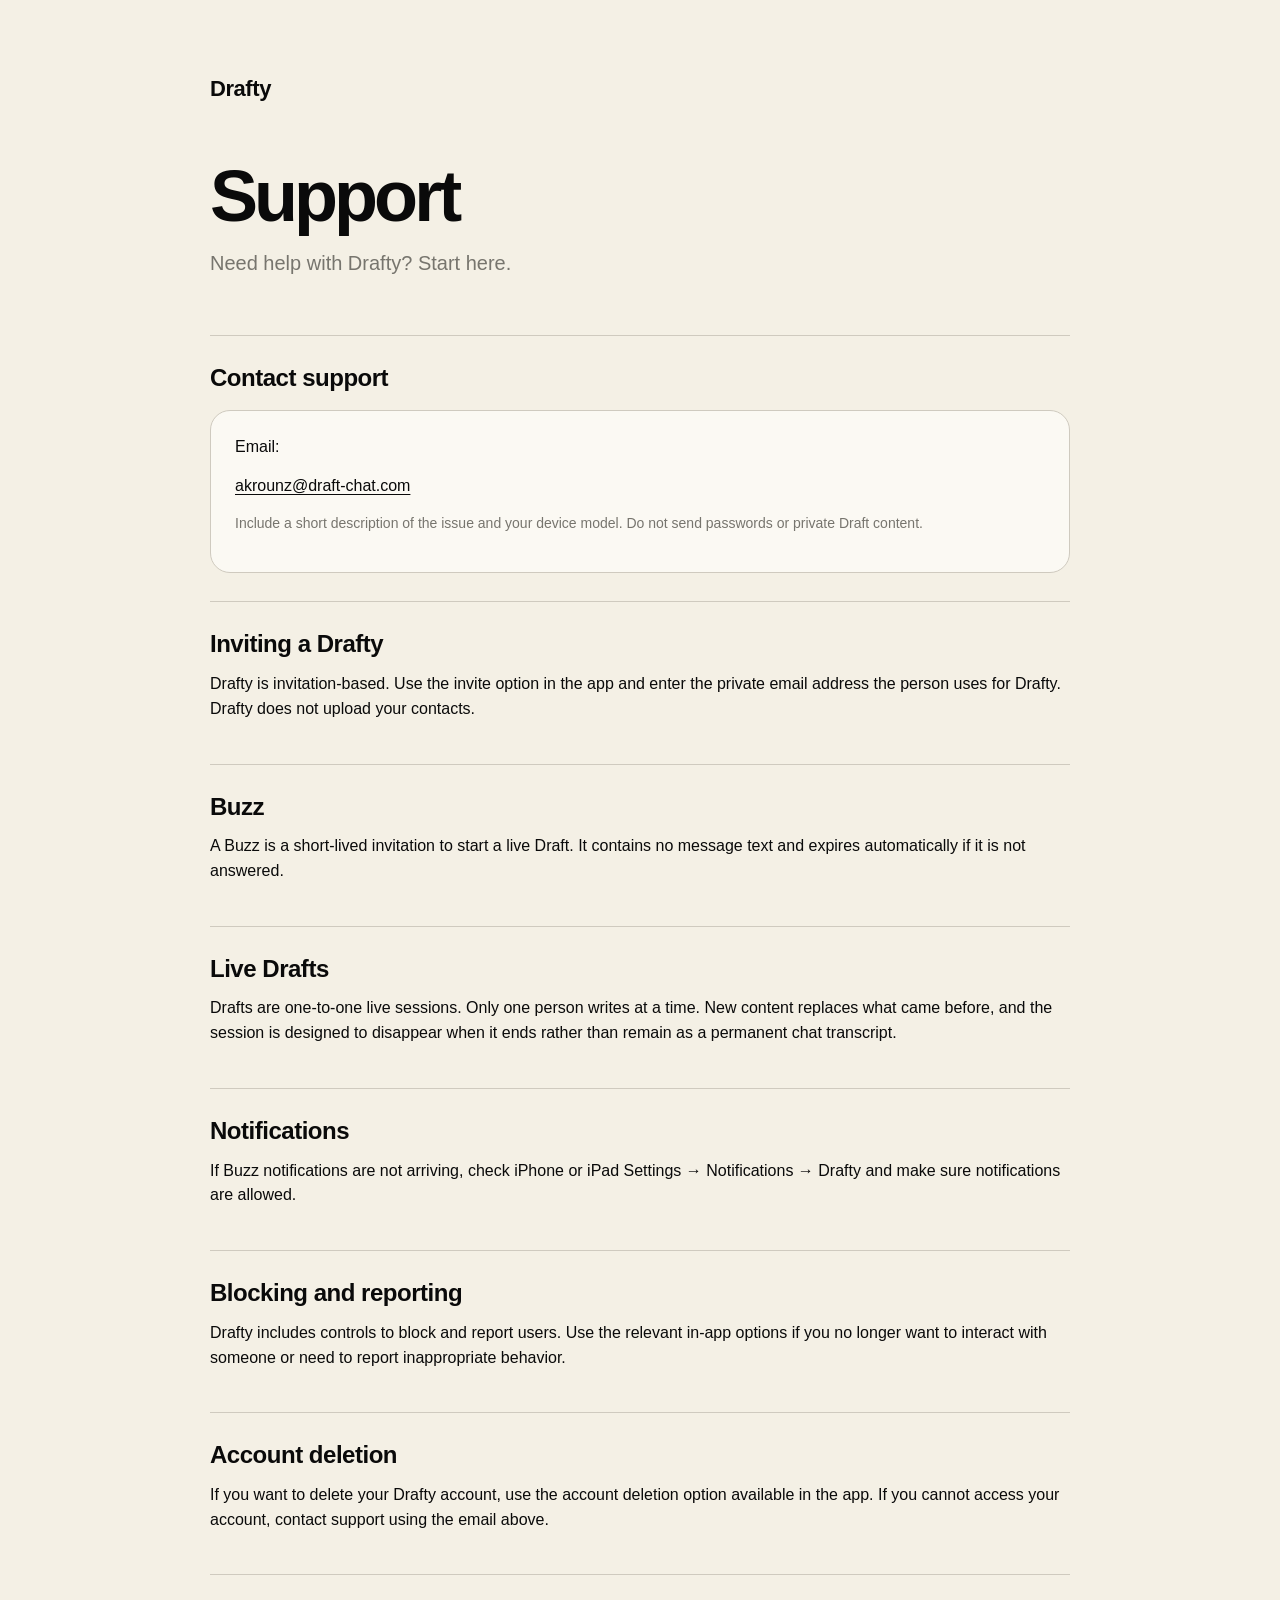
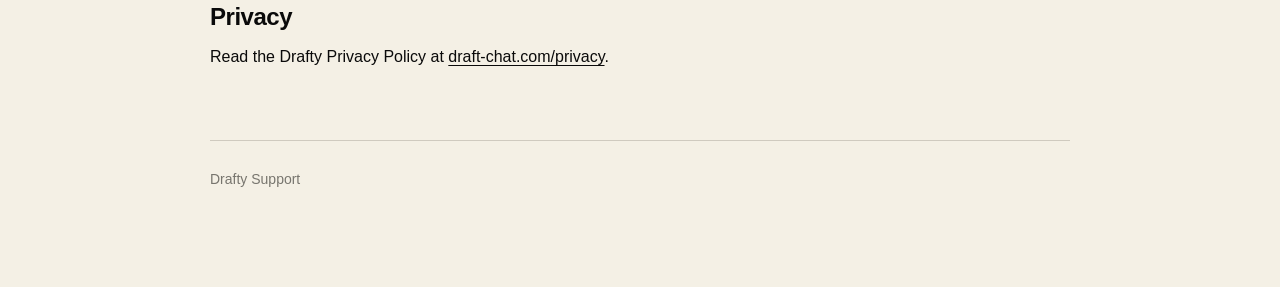
<file: support/index.html>
<!doctype html>
<html lang="en">
<head>
<meta charset="utf-8">
<meta name="viewport" content="width=device-width,initial-scale=1">
<title>Drafty — Support</title>
<meta name="description" content="Drafty Support">
<style>
:root{--bg:#F4F0E5;--card:#FBF9F3;--text:#0A0A0A;--muted:#77756E;--line:#CFCABF}*{box-sizing:border-box}body{margin:0;background:var(--bg);color:var(--text);font-family:"Helvetica Neue",Helvetica,Arial,sans-serif;line-height:1.55}main{width:min(860px,calc(100% - 40px));margin:0 auto;padding:72px 0 96px}.brand{font-size:22px;font-weight:700;letter-spacing:-.02em;margin-bottom:56px}h1{font-size:clamp(42px,7vw,72px);line-height:.95;letter-spacing:-.055em;margin:0 0 18px}.lead{font-size:20px;color:var(--muted);max-width:720px;margin:0 0 56px}section{padding:28px 0;border-top:1px solid var(--line)}h2{font-size:24px;line-height:1.15;margin:0 0 14px;letter-spacing:-.02em}p{margin:0 0 14px}a{color:var(--text);text-decoration-thickness:1px;text-underline-offset:3px}.small{color:var(--muted);font-size:14px}.card{background:var(--card);border:1px solid var(--line);border-radius:20px;padding:24px;margin-top:18px}footer{border-top:1px solid var(--line);padding-top:28px;margin-top:28px;color:var(--muted);font-size:14px}@media(max-width:600px){main{width:min(100% - 28px,860px);padding-top:40px}.brand{margin-bottom:40px}section{padding:24px 0}}
</style>
</head>
<body>
<main>
  <div class="brand">Drafty</div>
  <h1>Support</h1>
  <p class="lead">Need help with Drafty? Start here.</p>

  <section><h2>Contact support</h2><div class="card"><p>Email:</p><p><a href="mailto:akrounz@draft-chat.com">akrounz@draft-chat.com</a></p><p class="small">Include a short description of the issue and your device model. Do not send passwords or private Draft content.</p></div></section>
  <section><h2>Inviting a Drafty</h2><p>Drafty is invitation-based. Use the invite option in the app and enter the private email address the person uses for Drafty. Drafty does not upload your contacts.</p></section>
  <section><h2>Buzz</h2><p>A Buzz is a short-lived invitation to start a live Draft. It contains no message text and expires automatically if it is not answered.</p></section>
  <section><h2>Live Drafts</h2><p>Drafts are one-to-one live sessions. Only one person writes at a time. New content replaces what came before, and the session is designed to disappear when it ends rather than remain as a permanent chat transcript.</p></section>
  <section><h2>Notifications</h2><p>If Buzz notifications are not arriving, check iPhone or iPad Settings → Notifications → Drafty and make sure notifications are allowed.</p></section>
  <section><h2>Blocking and reporting</h2><p>Drafty includes controls to block and report users. Use the relevant in-app options if you no longer want to interact with someone or need to report inappropriate behavior.</p></section>
  <section><h2>Account deletion</h2><p>If you want to delete your Drafty account, use the account deletion option available in the app. If you cannot access your account, contact support using the email above.</p></section>
  <section><h2>Privacy</h2><p>Read the Drafty Privacy Policy at <a href="/privacy/">draft-chat.com/privacy</a>.</p></section>
  <footer>Drafty Support</footer>
</main>
</body>
</html>
</file>
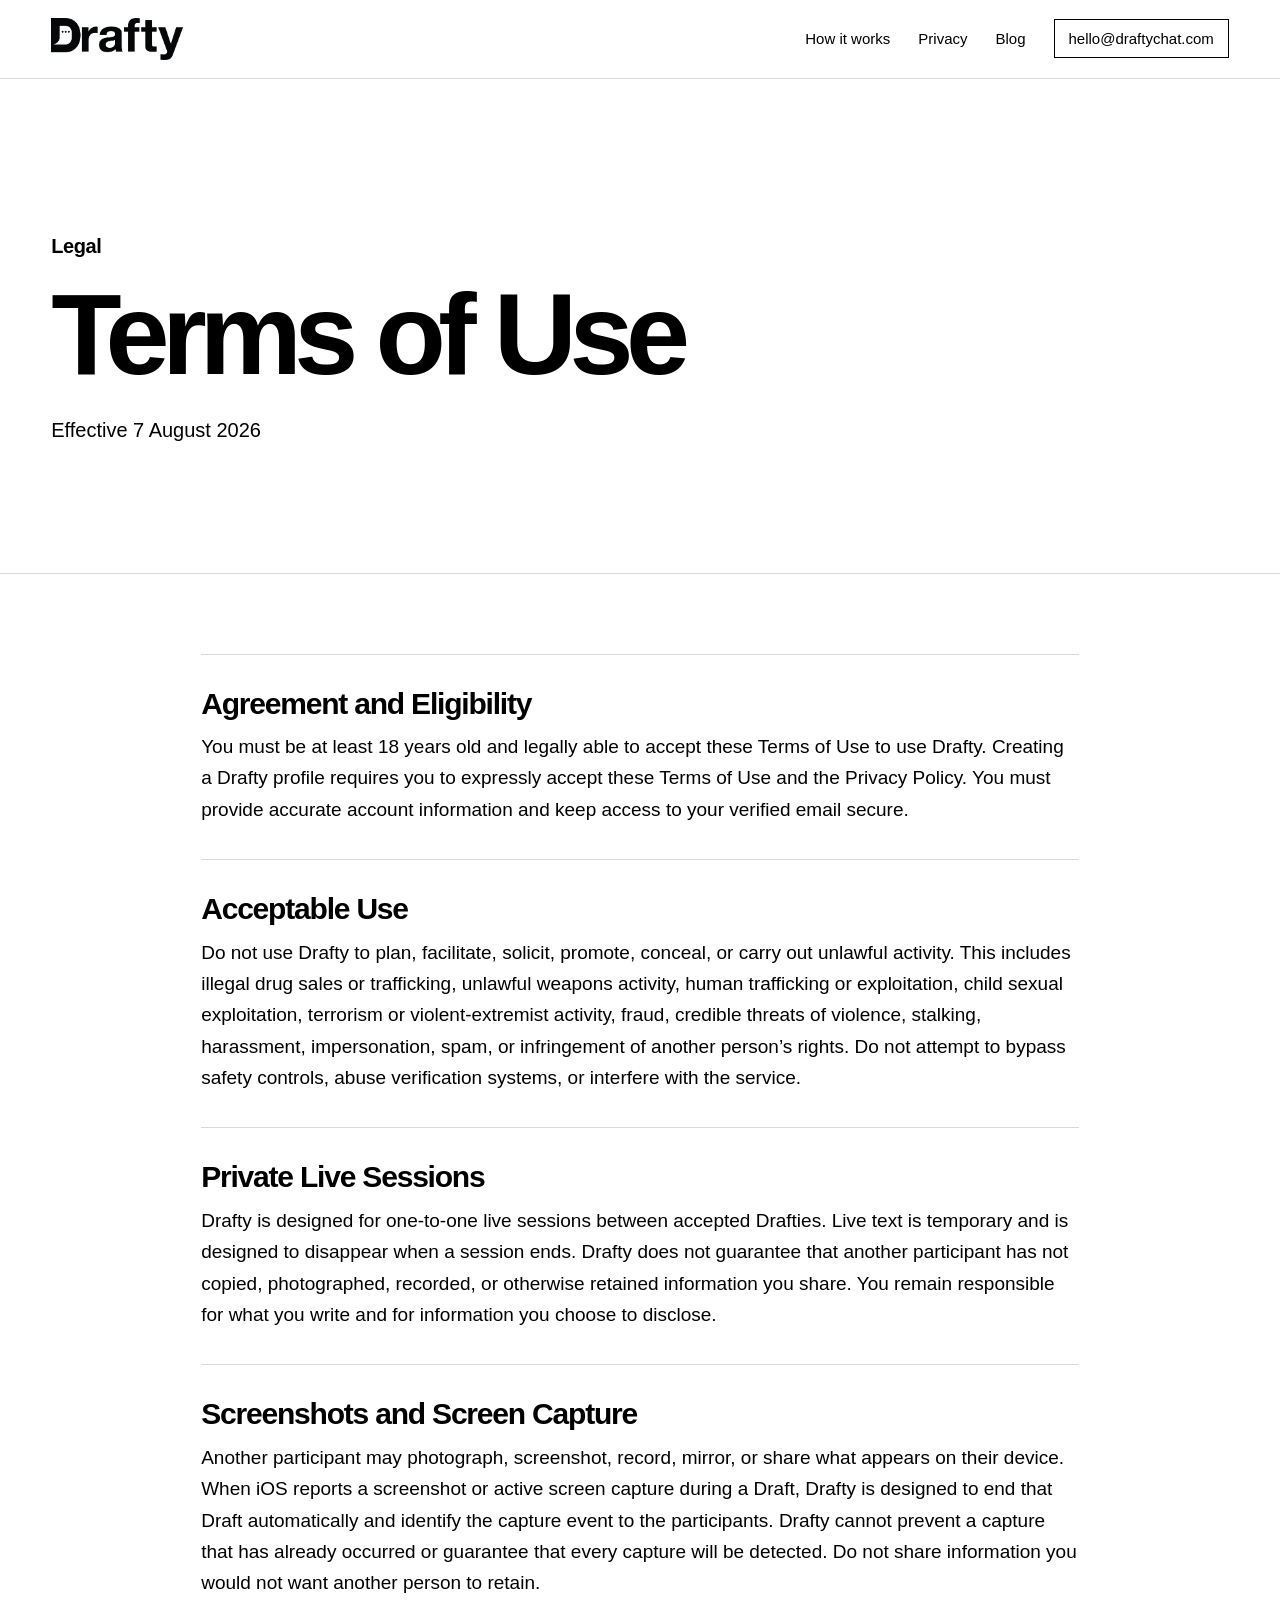
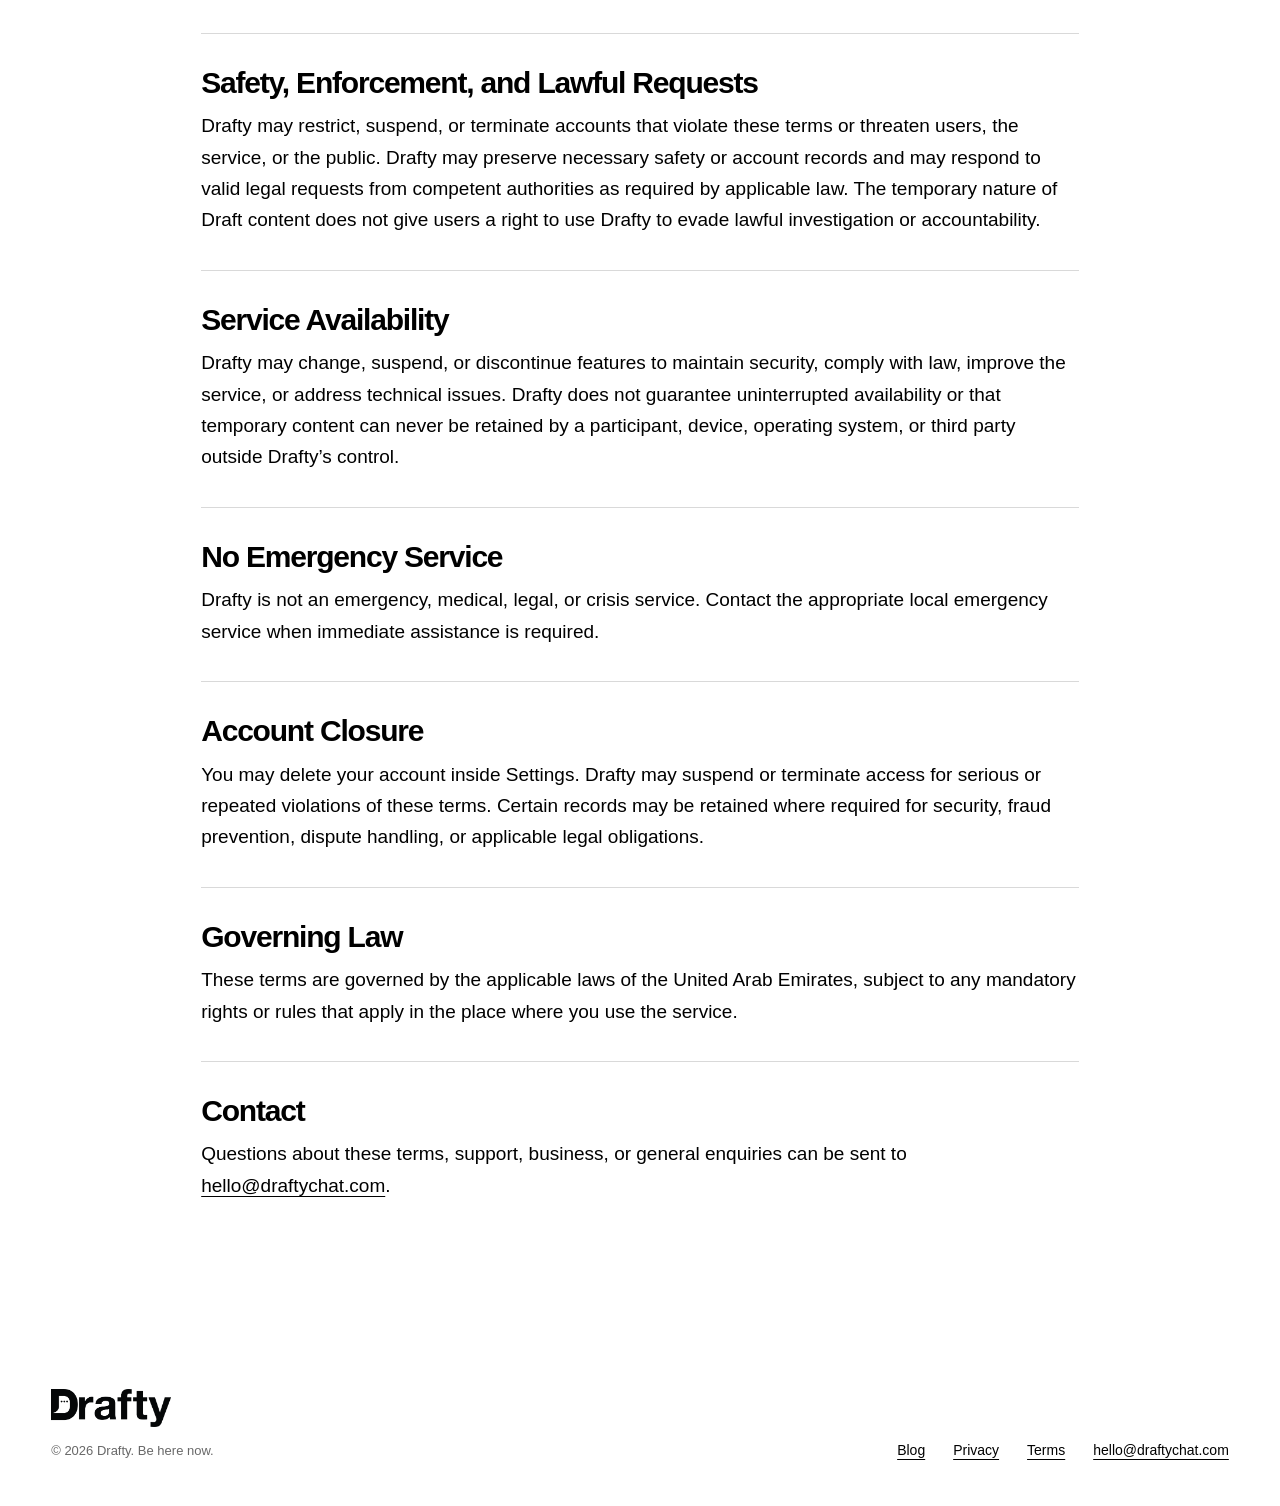
<file: terms/index.html>
<!doctype html>
<html lang="en"><head>
<meta charset="utf-8"><meta name="viewport" content="width=device-width,initial-scale=1">
<title>Drafty Terms of Use</title>
<meta name="description" content="Drafty Terms of Use covering eligibility, acceptable use, live sessions, screen capture, safety, account closure and governing law.">
<link rel="canonical" href="https://draftychat.com/terms/">
<meta property="og:title" content="Drafty Terms of Use"><meta property="og:image" content="https://draftychat.com/assets/og.png">
<link rel="icon" href="../assets/favicon-32.png" sizes="32x32"><link rel="apple-touch-icon" href="../assets/apple-touch-icon.png"><link rel="manifest" href="../site.webmanifest">
  <link rel="stylesheet" href="../styles.css">
</head><body>
<header class="site-header"><nav class="nav"><a class="brand" href="../index.html"><img src="../assets/drafty-logo.png" alt="Drafty"></a><button class="menu-button" aria-expanded="false" aria-controls="nav-links">Menu</button><div class="nav-links" id="nav-links"><a href="../index.html#how">How it works</a><a href="../index.html#privacy">Privacy</a><a href="../blog/index.html">Blog</a><a class="nav-contact" href="mailto:hello@draftychat.com">hello@draftychat.com</a></div></nav></header>
<main>
<section class="page-hero"><div class="container"><p class="eyebrow">Legal</p><h1>Terms of Use</h1><p>Effective 7 August 2026</p></div></section>
<div class="container article-shell">
<section class="legal-section"><h2>Agreement and Eligibility</h2><p>You must be at least 18 years old and legally able to accept these Terms of Use to use Drafty. Creating a Drafty profile requires you to expressly accept these Terms of Use and the Privacy Policy. You must provide accurate account information and keep access to your verified email secure.</p></section>
<section class="legal-section"><h2>Acceptable Use</h2><p>Do not use Drafty to plan, facilitate, solicit, promote, conceal, or carry out unlawful activity. This includes illegal drug sales or trafficking, unlawful weapons activity, human trafficking or exploitation, child sexual exploitation, terrorism or violent-extremist activity, fraud, credible threats of violence, stalking, harassment, impersonation, spam, or infringement of another person’s rights. Do not attempt to bypass safety controls, abuse verification systems, or interfere with the service.</p></section>
<section class="legal-section"><h2>Private Live Sessions</h2><p>Drafty is designed for one-to-one live sessions between accepted Drafties. Live text is temporary and is designed to disappear when a session ends. Drafty does not guarantee that another participant has not copied, photographed, recorded, or otherwise retained information you share. You remain responsible for what you write and for information you choose to disclose.</p></section>
<section class="legal-section"><h2>Screenshots and Screen Capture</h2><p>Another participant may photograph, screenshot, record, mirror, or share what appears on their device. When iOS reports a screenshot or active screen capture during a Draft, Drafty is designed to end that Draft automatically and identify the capture event to the participants. Drafty cannot prevent a capture that has already occurred or guarantee that every capture will be detected. Do not share information you would not want another person to retain.</p></section>
<section class="legal-section"><h2>Safety, Enforcement, and Lawful Requests</h2><p>Drafty may restrict, suspend, or terminate accounts that violate these terms or threaten users, the service, or the public. Drafty may preserve necessary safety or account records and may respond to valid legal requests from competent authorities as required by applicable law. The temporary nature of Draft content does not give users a right to use Drafty to evade lawful investigation or accountability.</p></section>
<section class="legal-section"><h2>Service Availability</h2><p>Drafty may change, suspend, or discontinue features to maintain security, comply with law, improve the service, or address technical issues. Drafty does not guarantee uninterrupted availability or that temporary content can never be retained by a participant, device, operating system, or third party outside Drafty’s control.</p></section>
<section class="legal-section"><h2>No Emergency Service</h2><p>Drafty is not an emergency, medical, legal, or crisis service. Contact the appropriate local emergency service when immediate assistance is required.</p></section>
<section class="legal-section"><h2>Account Closure</h2><p>You may delete your account inside Settings. Drafty may suspend or terminate access for serious or repeated violations of these terms. Certain records may be retained where required for security, fraud prevention, dispute handling, or applicable legal obligations.</p></section>
<section class="legal-section"><h2>Governing Law</h2><p>These terms are governed by the applicable laws of the United Arab Emirates, subject to any mandatory rights or rules that apply in the place where you use the service.</p></section>
<section class="legal-section"><h2>Contact</h2><p>Questions about these terms, support, business, or general enquiries can be sent to <a href="mailto:hello@draftychat.com">hello@draftychat.com</a>.</p></section>
</div>
</main>
<footer class="site-footer"><div class="footer-grid"><div class="footer-brand"><a href="../index.html"><img src="../assets/drafty-logo.png" alt="Drafty"></a><p>© 2026 Drafty. Be here now.</p></div><div class="footer-links"><a href="../blog/index.html">Blog</a><a href="../privacy/index.html">Privacy</a><a href="../terms/index.html">Terms</a><a href="mailto:hello@draftychat.com">hello@draftychat.com</a></div></div></footer><script src="../script.js"></script>
</body></html>
</file>
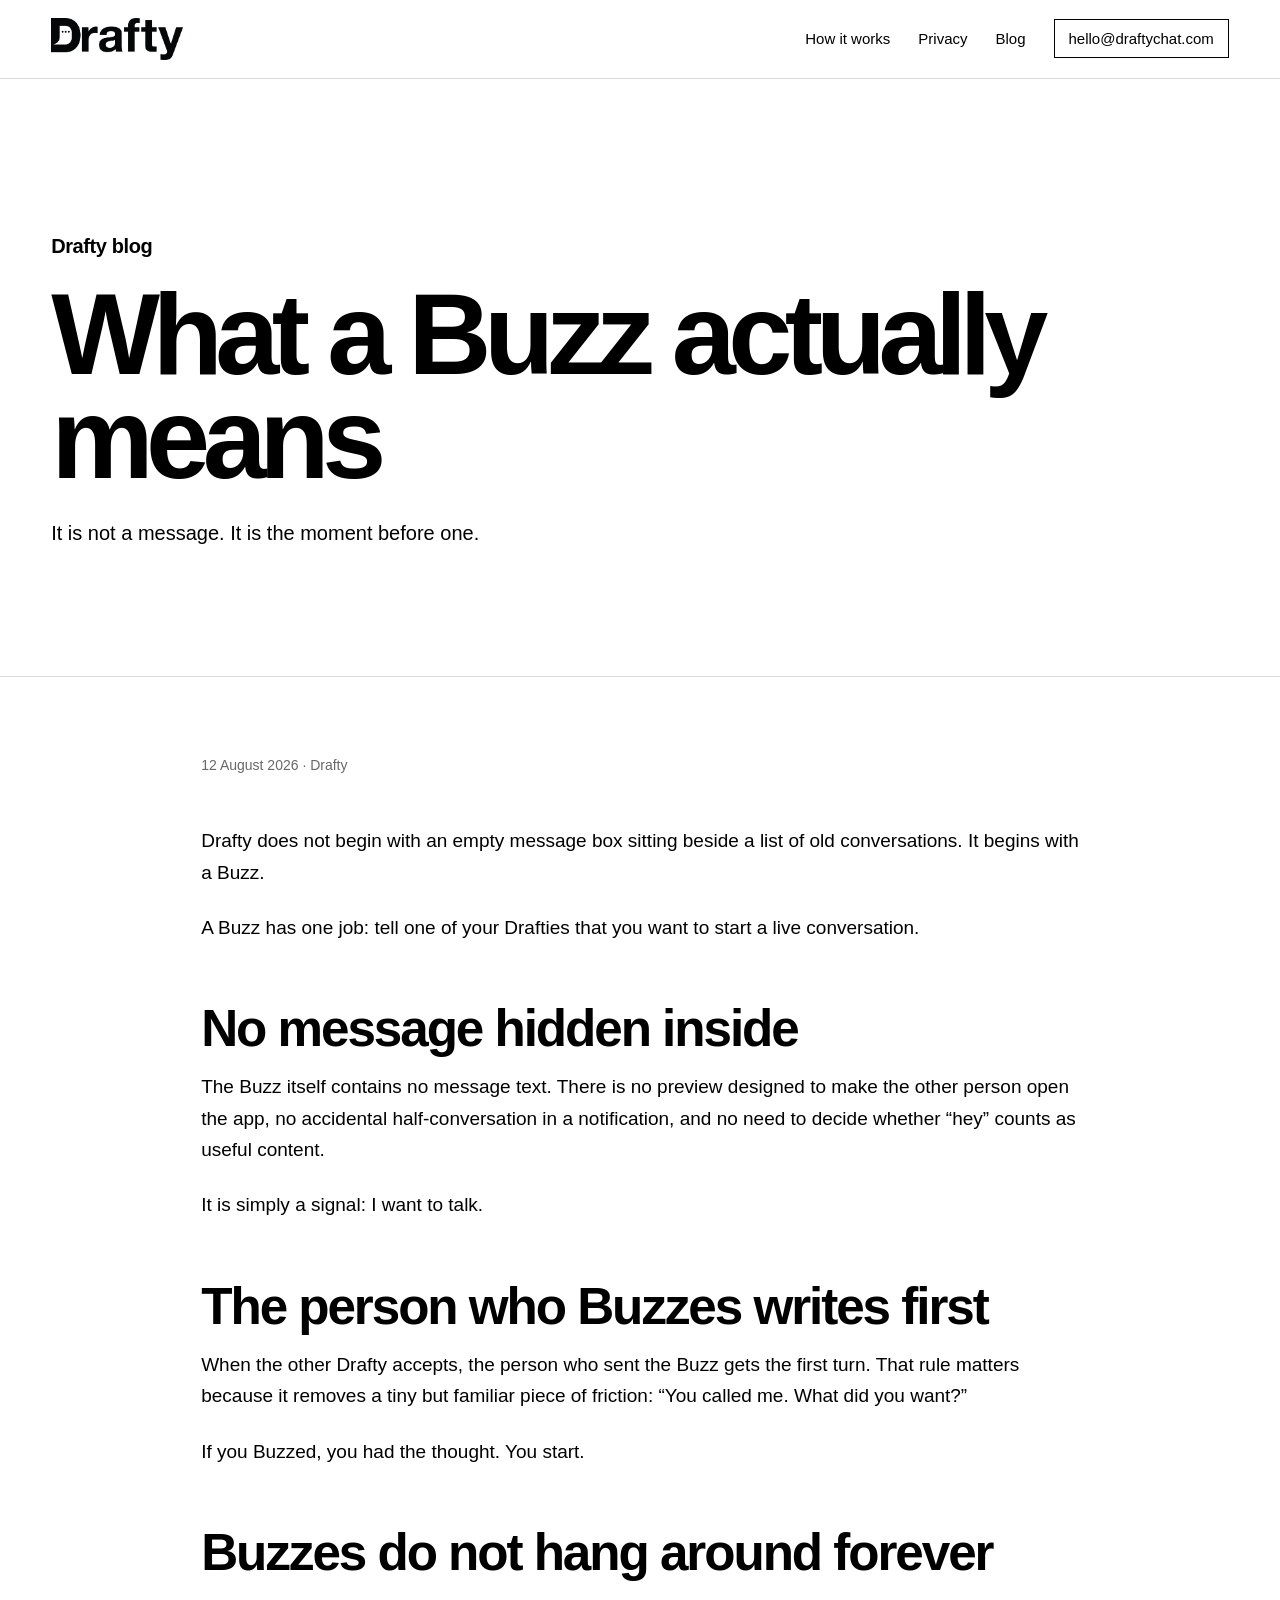
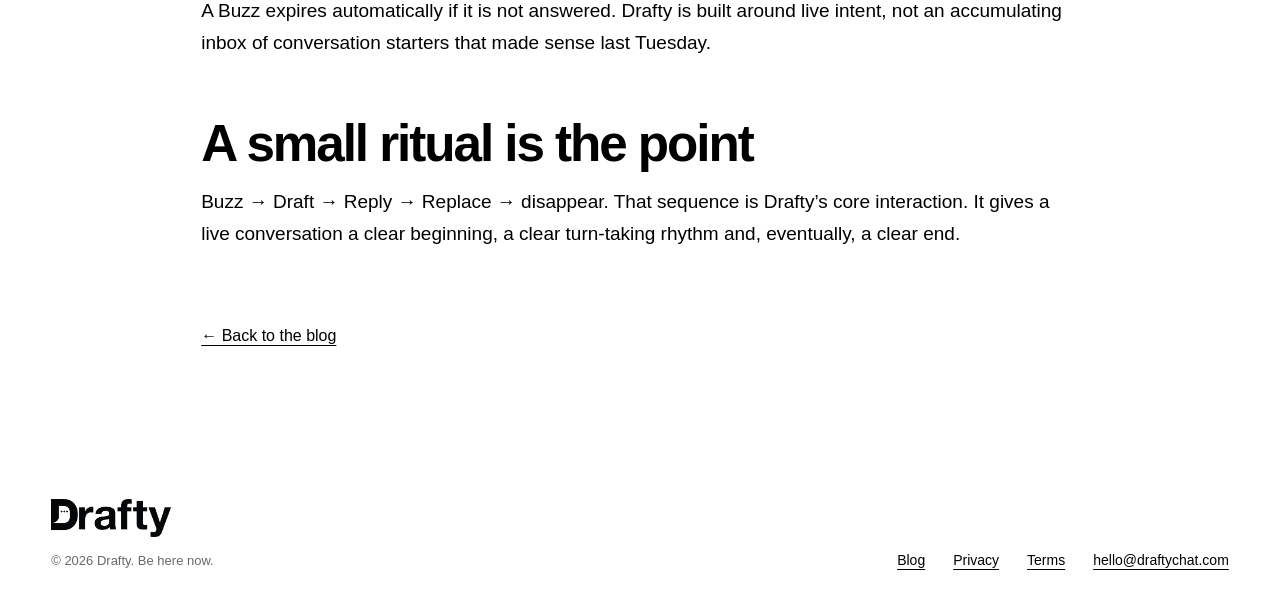
<file: blog/what-a-buzz-means/index.html>
<!doctype html>
<html lang="en"><head>
<meta charset="utf-8"><meta name="viewport" content="width=device-width,initial-scale=1">
<title>What a Buzz Means in Private Live Chat | Drafty</title>
<meta name="description" content="Learn what a Buzz means in Drafty, a private live chat and messaging app where the person who Buzzes writes first and the conversation happens one turn at a time.">
<link rel="canonical" href="https://draftychat.com/blog/what-a-buzz-means/">
<meta name="robots" content="index,follow,max-image-preview:large,max-snippet:-1">
<meta property="og:type" content="article"><meta property="og:site_name" content="Drafty"><meta property="og:url" content="https://draftychat.com/blog/what-a-buzz-means/"><meta property="og:title" content="What a Buzz actually means"><meta property="og:description" content="A Buzz is the signal that starts a private live conversation in Drafty."><meta property="og:image" content="https://draftychat.com/assets/og.png"><meta name="twitter:card" content="summary_large_image"><meta name="twitter:title" content="What a Buzz actually means"><meta name="twitter:description" content="A Buzz is the signal that starts a private live conversation in Drafty."><meta name="twitter:image" content="https://draftychat.com/assets/og.png">
<link rel="icon" href="../../assets/favicon-32.png" sizes="32x32"><link rel="apple-touch-icon" href="../../assets/apple-touch-icon.png"><link rel="stylesheet" href="../../styles.css">
<script type="application/ld+json">{"@context":"https://schema.org","@graph":[{"@type":"BlogPosting","headline":"What a Buzz actually means","description":"Learn what a Buzz means in Drafty, a private live chat and messaging app where the person who Buzzes writes first and the conversation happens one turn at a time.","image":"https://draftychat.com/assets/og.png","datePublished":"2026-08-12","dateModified":"2026-08-13","author":{"@type":"Organization","name":"Drafty","url":"https://draftychat.com/"},"publisher":{"@type":"Organization","name":"Drafty","url":"https://draftychat.com/","logo":{"@type":"ImageObject","url":"https://draftychat.com/assets/icon-512.png"}},"mainEntityOfPage":{"@type":"WebPage","@id":"https://draftychat.com/blog/what-a-buzz-means/"}},{"@type":"BreadcrumbList","itemListElement":[{"@type":"ListItem","position":1,"name":"Drafty","item":"https://draftychat.com/"},{"@type":"ListItem","position":2,"name":"Blog","item":"https://draftychat.com/blog/"},{"@type":"ListItem","position":3,"name":"What a Buzz actually means","item":"https://draftychat.com/blog/what-a-buzz-means/"}]}]}</script>
</head><body>
<header class="site-header"><nav class="nav"><a class="brand" href="../../index.html"><img src="../../assets/drafty-logo.png" alt="Drafty"></a><button class="menu-button" aria-expanded="false" aria-controls="nav-links">Menu</button><div class="nav-links" id="nav-links"><a href="../../index.html#how">How it works</a><a href="../../index.html#privacy">Privacy</a><a href="../../blog/index.html">Blog</a><a class="nav-contact" href="mailto:hello@draftychat.com">hello@draftychat.com</a></div></nav></header>
<main>
<section class="page-hero"><div class="container"><p class="eyebrow">Drafty blog</p><h1>What a Buzz actually means</h1><p>It is not a message. It is the moment before one.</p></div></section>
<article class="container article-shell">
<div class="meta">12 August 2026 · Drafty</div>
<p>Drafty does not begin with an empty message box sitting beside a list of old conversations. It begins with a Buzz.</p>
<p>A Buzz has one job: tell one of your Drafties that you want to start a live conversation.</p>
<h2>No message hidden inside</h2>
<p>The Buzz itself contains no message text. There is no preview designed to make the other person open the app, no accidental half-conversation in a notification, and no need to decide whether “hey” counts as useful content.</p>
<p>It is simply a signal: I want to talk.</p>
<h2>The person who Buzzes writes first</h2>
<p>When the other Drafty accepts, the person who sent the Buzz gets the first turn. That rule matters because it removes a tiny but familiar piece of friction: “You called me. What did you want?”</p>
<p>If you Buzzed, you had the thought. You start.</p>
<h2>Buzzes do not hang around forever</h2>
<p>A Buzz expires automatically if it is not answered. Drafty is built around live intent, not an accumulating inbox of conversation starters that made sense last Tuesday.</p>
<h2>A small ritual is the point</h2>
<p>Buzz → Draft → Reply → Replace → disappear. That sequence is Drafty’s core interaction. It gives a live conversation a clear beginning, a clear turn-taking rhythm and, eventually, a clear end.</p>
<a class="back-link" href="../../blog/index.html">← Back to the blog</a>
</article>
</main>
<footer class="site-footer"><div class="footer-grid"><div class="footer-brand"><a href="../../index.html"><img src="../../assets/drafty-logo.png" alt="Drafty"></a><p>© 2026 Drafty. Be here now.</p></div><div class="footer-links"><a href="../../blog/index.html">Blog</a><a href="../../privacy/index.html">Privacy</a><a href="../../terms/index.html">Terms</a><a href="mailto:hello@draftychat.com">hello@draftychat.com</a></div></div></footer><script src="../../script.js"></script>
</body></html>
</file>
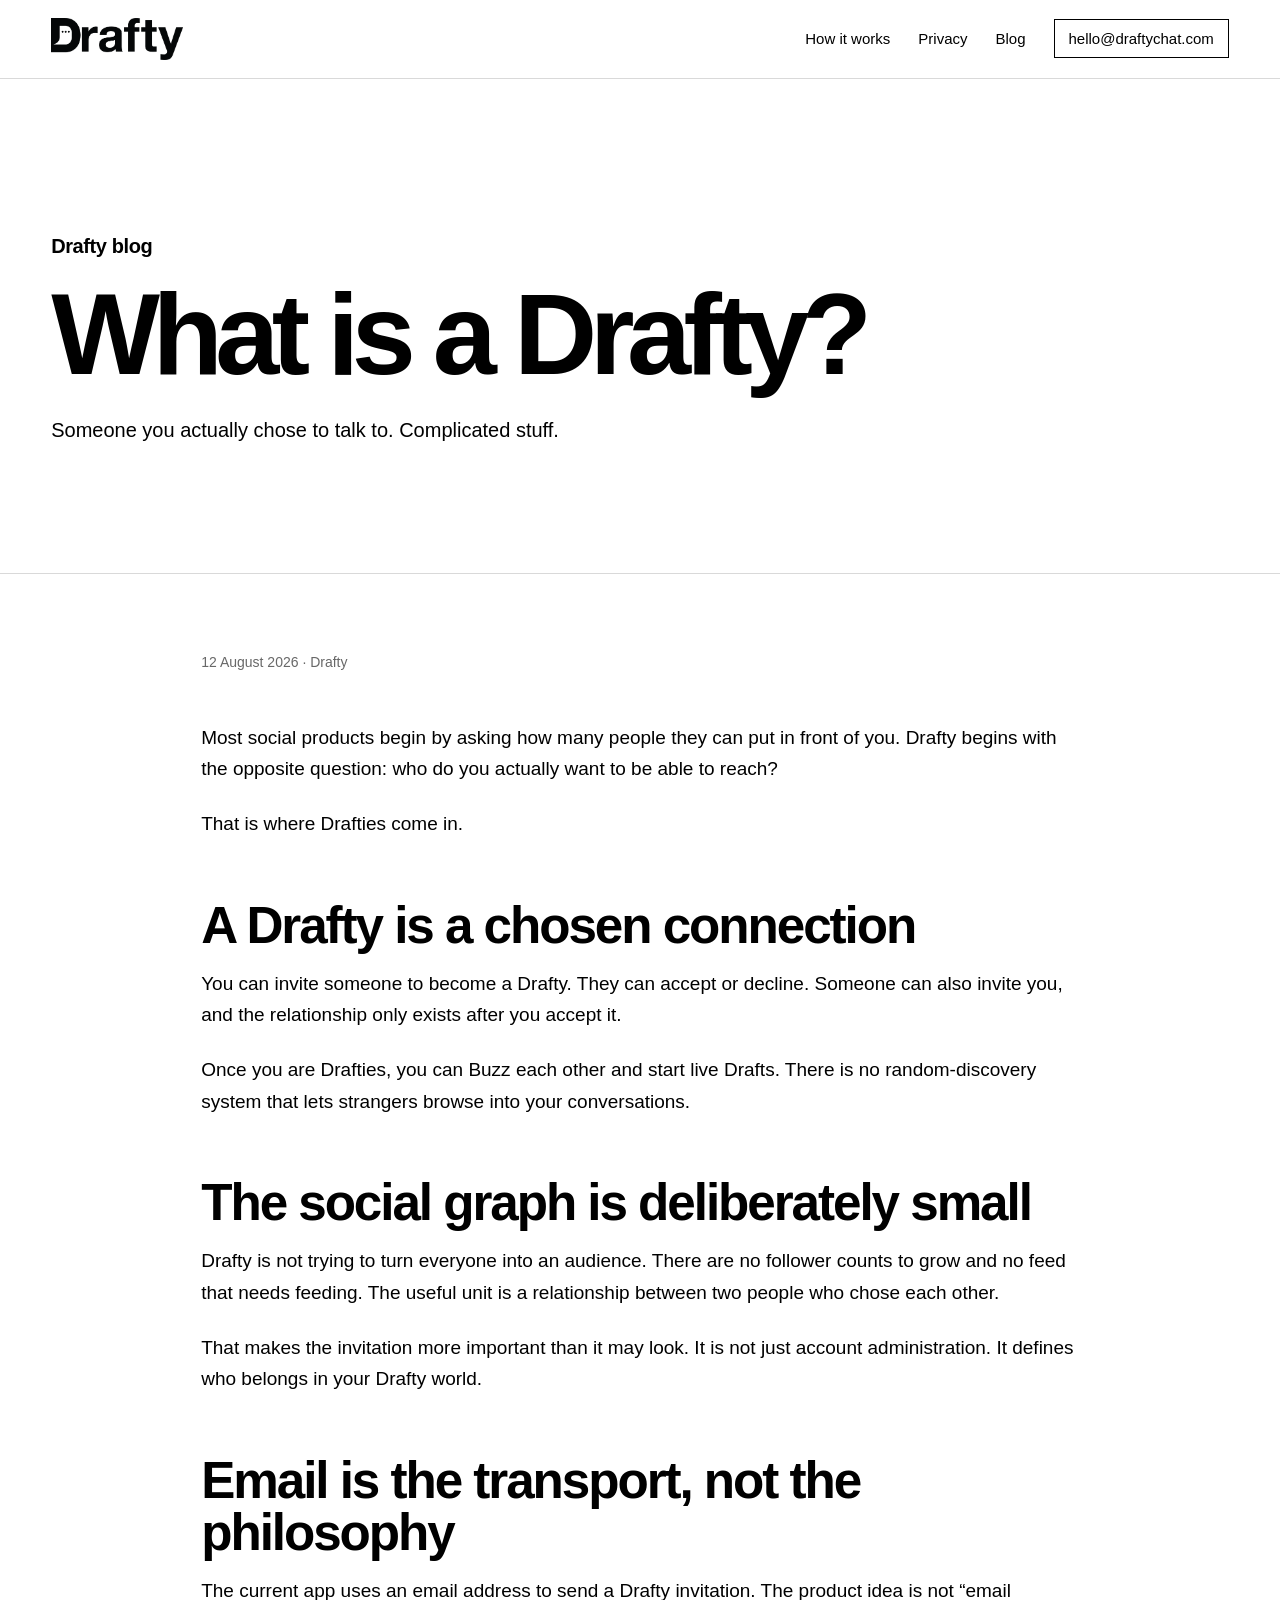
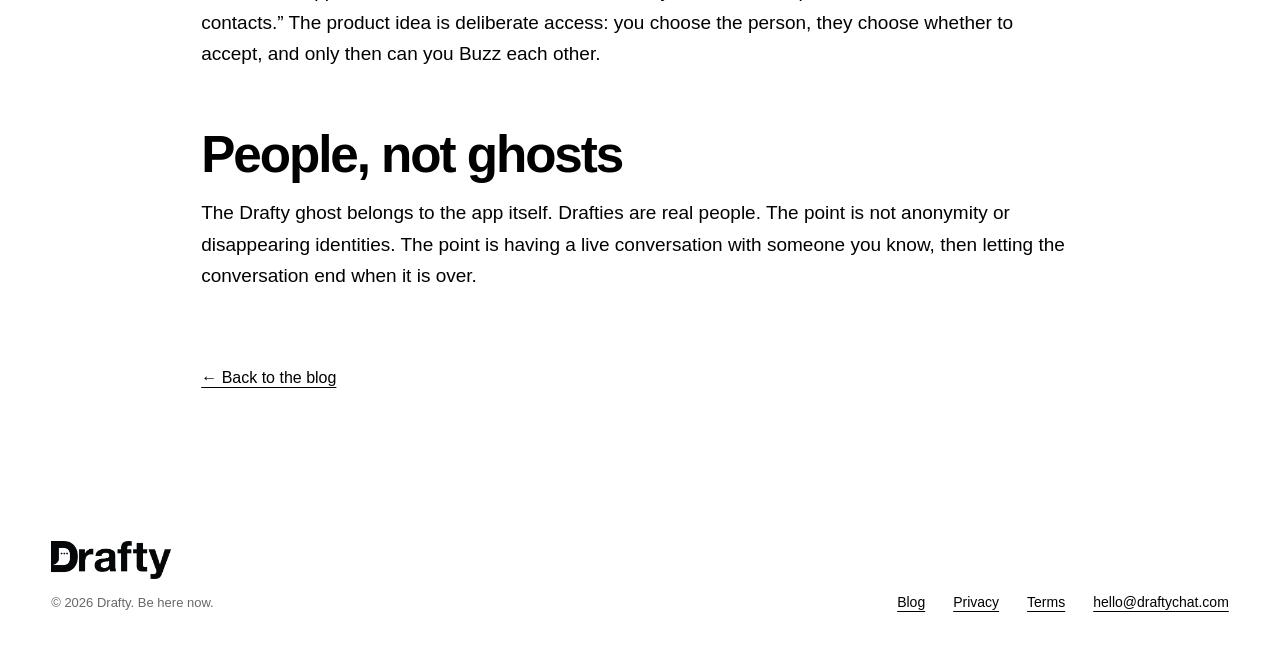
<file: blog/what-is-a-drafty/index.html>
<!doctype html>
<html lang="en"><head>
<meta charset="utf-8"><meta name="viewport" content="width=device-width,initial-scale=1">
<title>What Is a Drafty? Chosen Contacts for Private Chat | Drafty</title>
<meta name="description" content="A Drafty is someone you choose for private one-to-one chat and messaging. Learn how invite-only contacts work without random discovery, public audiences or followers.">
<link rel="canonical" href="https://draftychat.com/blog/what-is-a-drafty/">
<meta name="robots" content="index,follow,max-image-preview:large,max-snippet:-1">
<meta property="og:type" content="article"><meta property="og:site_name" content="Drafty"><meta property="og:url" content="https://draftychat.com/blog/what-is-a-drafty/"><meta property="og:title" content="What is a Drafty?"><meta property="og:description" content="Chosen contacts for private one-to-one chat, not a public audience."><meta property="og:image" content="https://draftychat.com/assets/og.png"><meta name="twitter:card" content="summary_large_image"><meta name="twitter:title" content="What is a Drafty?"><meta name="twitter:description" content="Chosen contacts for private one-to-one chat, not a public audience."><meta name="twitter:image" content="https://draftychat.com/assets/og.png">
<link rel="icon" href="../../assets/favicon-32.png" sizes="32x32"><link rel="apple-touch-icon" href="../../assets/apple-touch-icon.png"><link rel="stylesheet" href="../../styles.css">
<script type="application/ld+json">{"@context":"https://schema.org","@graph":[{"@type":"BlogPosting","headline":"What is a Drafty?","description":"A Drafty is someone you choose for private one-to-one chat and messaging. Learn how invite-only contacts work without random discovery, public audiences or followers.","image":"https://draftychat.com/assets/og.png","datePublished":"2026-08-12","dateModified":"2026-08-13","author":{"@type":"Organization","name":"Drafty","url":"https://draftychat.com/"},"publisher":{"@type":"Organization","name":"Drafty","url":"https://draftychat.com/","logo":{"@type":"ImageObject","url":"https://draftychat.com/assets/icon-512.png"}},"mainEntityOfPage":{"@type":"WebPage","@id":"https://draftychat.com/blog/what-is-a-drafty/"}},{"@type":"BreadcrumbList","itemListElement":[{"@type":"ListItem","position":1,"name":"Drafty","item":"https://draftychat.com/"},{"@type":"ListItem","position":2,"name":"Blog","item":"https://draftychat.com/blog/"},{"@type":"ListItem","position":3,"name":"What is a Drafty?","item":"https://draftychat.com/blog/what-is-a-drafty/"}]}]}</script>
</head><body>
<header class="site-header"><nav class="nav"><a class="brand" href="../../index.html"><img src="../../assets/drafty-logo.png" alt="Drafty"></a><button class="menu-button" aria-expanded="false" aria-controls="nav-links">Menu</button><div class="nav-links" id="nav-links"><a href="../../index.html#how">How it works</a><a href="../../index.html#privacy">Privacy</a><a href="../../blog/index.html">Blog</a><a class="nav-contact" href="mailto:hello@draftychat.com">hello@draftychat.com</a></div></nav></header>
<main>
<section class="page-hero"><div class="container"><p class="eyebrow">Drafty blog</p><h1>What is a Drafty?</h1><p>Someone you actually chose to talk to. Complicated stuff.</p></div></section>
<article class="container article-shell">
<div class="meta">12 August 2026 · Drafty</div>
<p>Most social products begin by asking how many people they can put in front of you. Drafty begins with the opposite question: who do you actually want to be able to reach?</p>
<p>That is where Drafties come in.</p>
<h2>A Drafty is a chosen connection</h2>
<p>You can invite someone to become a Drafty. They can accept or decline. Someone can also invite you, and the relationship only exists after you accept it.</p>
<p>Once you are Drafties, you can Buzz each other and start live Drafts. There is no random-discovery system that lets strangers browse into your conversations.</p>
<h2>The social graph is deliberately small</h2>
<p>Drafty is not trying to turn everyone into an audience. There are no follower counts to grow and no feed that needs feeding. The useful unit is a relationship between two people who chose each other.</p>
<p>That makes the invitation more important than it may look. It is not just account administration. It defines who belongs in your Drafty world.</p>
<h2>Email is the transport, not the philosophy</h2>
<p>The current app uses an email address to send a Drafty invitation. The product idea is not “email contacts.” The product idea is deliberate access: you choose the person, they choose whether to accept, and only then can you Buzz each other.</p>
<h2>People, not ghosts</h2>
<p>The Drafty ghost belongs to the app itself. Drafties are real people. The point is not anonymity or disappearing identities. The point is having a live conversation with someone you know, then letting the conversation end when it is over.</p>
<a class="back-link" href="../../blog/index.html">← Back to the blog</a>
</article>
</main>
<footer class="site-footer"><div class="footer-grid"><div class="footer-brand"><a href="../../index.html"><img src="../../assets/drafty-logo.png" alt="Drafty"></a><p>© 2026 Drafty. Be here now.</p></div><div class="footer-links"><a href="../../blog/index.html">Blog</a><a href="../../privacy/index.html">Privacy</a><a href="../../terms/index.html">Terms</a><a href="mailto:hello@draftychat.com">hello@draftychat.com</a></div></div></footer><script src="../../script.js"></script>
</body></html>
</file>
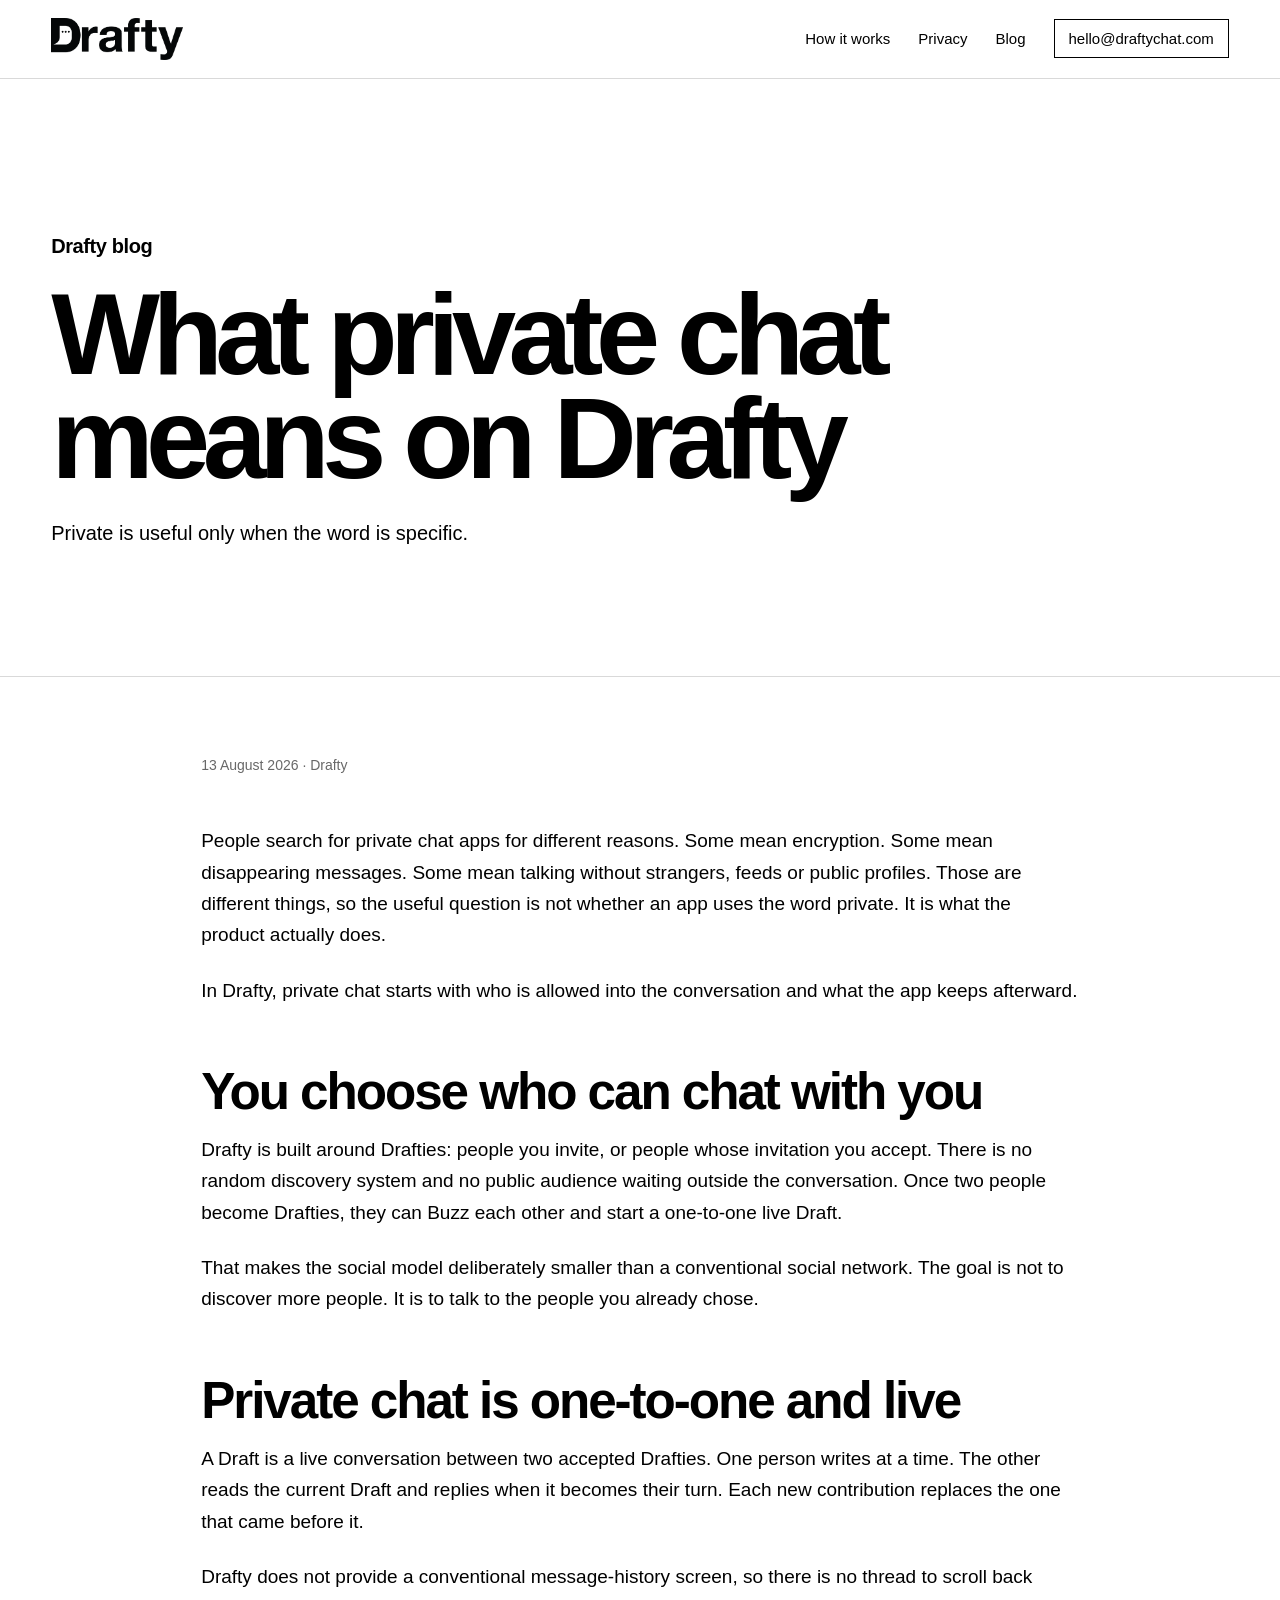
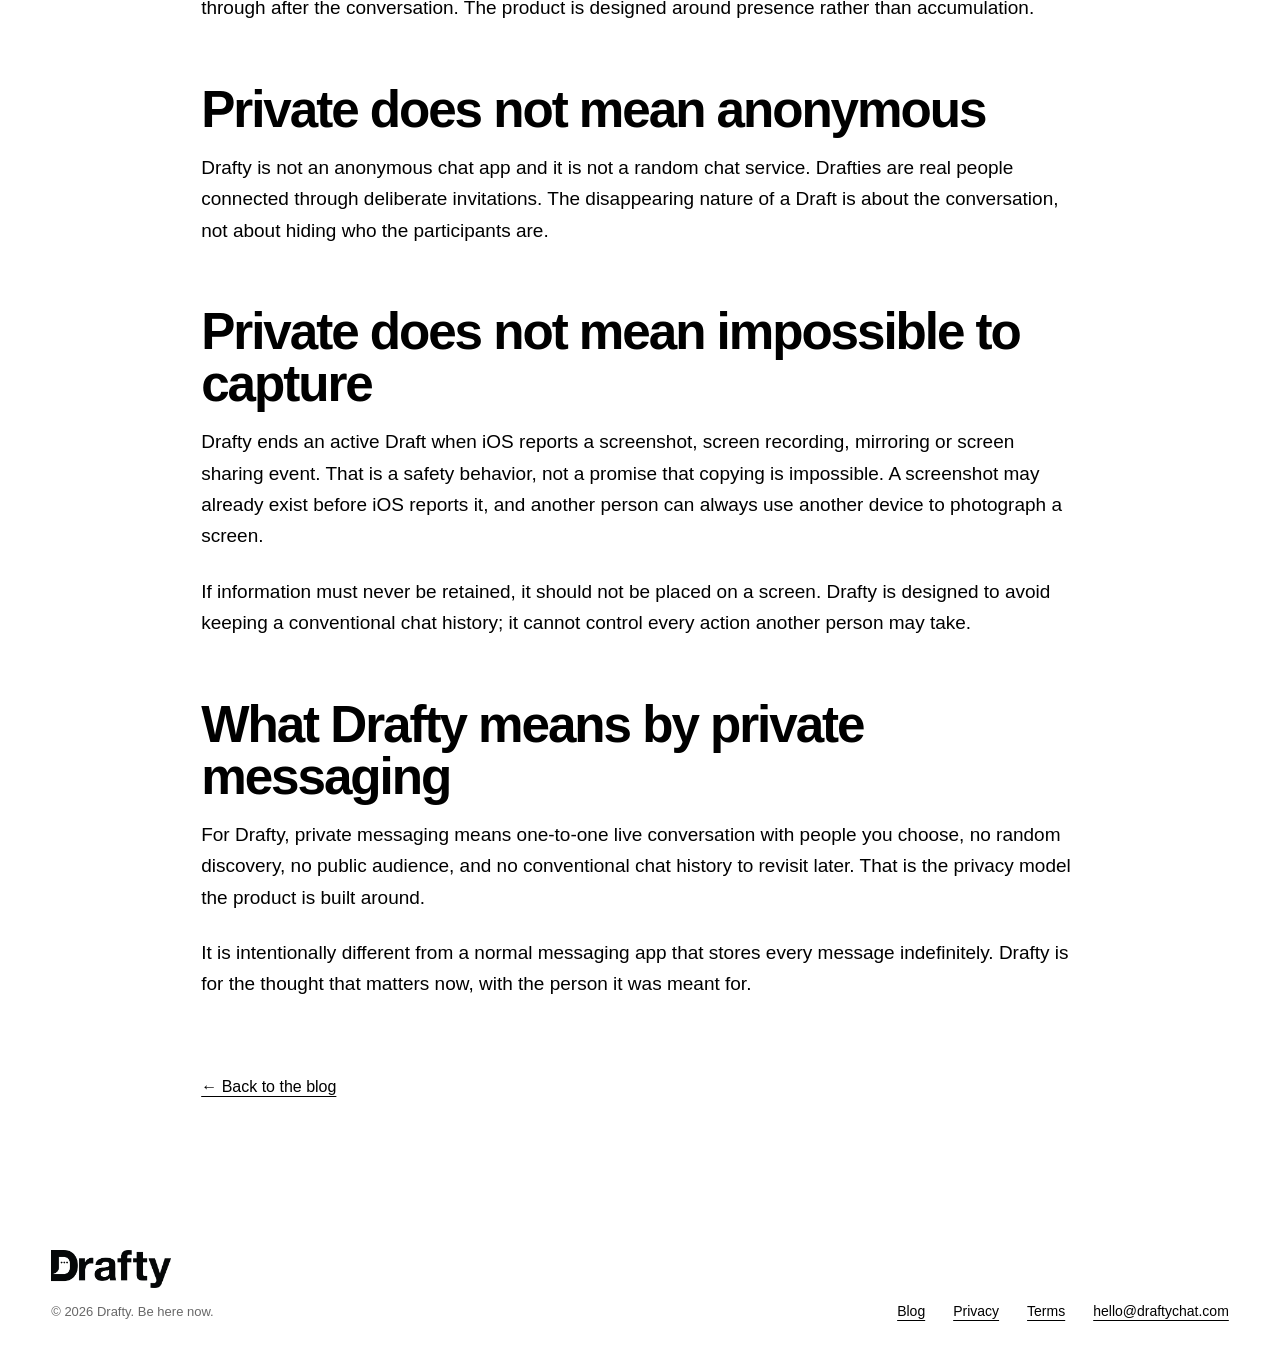
<file: blog/what-private-chat-means/index.html>
<!doctype html>
<html lang="en"><head>
<meta charset="utf-8"><meta name="viewport" content="width=device-width,initial-scale=1">
<title>What Does Private Chat Mean? | Drafty</title>
<meta name="description" content="What private chat means in Drafty: one-to-one messaging with people you choose, no random discovery, no public audience and no conventional chat history to scroll back through.">
<link rel="canonical" href="https://draftychat.com/blog/what-private-chat-means/">
<meta name="robots" content="index,follow,max-image-preview:large,max-snippet:-1">
<meta property="og:type" content="article"><meta property="og:site_name" content="Drafty"><meta property="og:url" content="https://draftychat.com/blog/what-private-chat-means/"><meta property="og:title" content="What private chat means on Drafty"><meta property="og:description" content="Private chat can mean several things. Here is exactly what it means in Drafty."><meta property="og:image" content="https://draftychat.com/assets/og.png">
<meta name="twitter:card" content="summary_large_image"><meta name="twitter:title" content="What private chat means on Drafty"><meta name="twitter:description" content="One-to-one messaging with people you choose, without a public audience or conventional chat history."><meta name="twitter:image" content="https://draftychat.com/assets/og.png">
<link rel="icon" href="../../assets/favicon-32.png" sizes="32x32"><link rel="apple-touch-icon" href="../../assets/apple-touch-icon.png"><link rel="stylesheet" href="../../styles.css">
<script type="application/ld+json">{"@context":"https://schema.org","@graph":[{"@type":"BlogPosting","headline":"What private chat means on Drafty","description":"What private chat means in Drafty: one-to-one messaging with people you choose, no random discovery, no public audience and no conventional chat history.","image":"https://draftychat.com/assets/og.png","datePublished":"2026-08-13","dateModified":"2026-08-13","author":{"@type":"Organization","name":"Drafty","url":"https://draftychat.com/"},"publisher":{"@type":"Organization","name":"Drafty","url":"https://draftychat.com/","logo":{"@type":"ImageObject","url":"https://draftychat.com/assets/icon-512.png"}},"mainEntityOfPage":{"@type":"WebPage","@id":"https://draftychat.com/blog/what-private-chat-means/"}},{"@type":"BreadcrumbList","itemListElement":[{"@type":"ListItem","position":1,"name":"Drafty","item":"https://draftychat.com/"},{"@type":"ListItem","position":2,"name":"Blog","item":"https://draftychat.com/blog/"},{"@type":"ListItem","position":3,"name":"What private chat means on Drafty","item":"https://draftychat.com/blog/what-private-chat-means/"}]}]}</script>
</head><body>
<header class="site-header"><nav class="nav"><a class="brand" href="../../index.html"><img src="../../assets/drafty-logo.png" alt="Drafty"></a><button class="menu-button" aria-expanded="false" aria-controls="nav-links">Menu</button><div class="nav-links" id="nav-links"><a href="../../index.html#how">How it works</a><a href="../../index.html#privacy">Privacy</a><a href="../../blog/index.html">Blog</a><a class="nav-contact" href="mailto:hello@draftychat.com">hello@draftychat.com</a></div></nav></header>
<main>
<section class="page-hero"><div class="container"><p class="eyebrow">Drafty blog</p><h1>What private chat means on Drafty</h1><p>Private is useful only when the word is specific.</p></div></section>
<article class="container article-shell">
<div class="meta">13 August 2026 · Drafty</div>
<p>People search for private chat apps for different reasons. Some mean encryption. Some mean disappearing messages. Some mean talking without strangers, feeds or public profiles. Those are different things, so the useful question is not whether an app uses the word private. It is what the product actually does.</p>
<p>In Drafty, private chat starts with who is allowed into the conversation and what the app keeps afterward.</p>
<h2>You choose who can chat with you</h2>
<p>Drafty is built around Drafties: people you invite, or people whose invitation you accept. There is no random discovery system and no public audience waiting outside the conversation. Once two people become Drafties, they can Buzz each other and start a one-to-one live Draft.</p>
<p>That makes the social model deliberately smaller than a conventional social network. The goal is not to discover more people. It is to talk to the people you already chose.</p>
<h2>Private chat is one-to-one and live</h2>
<p>A Draft is a live conversation between two accepted Drafties. One person writes at a time. The other reads the current Draft and replies when it becomes their turn. Each new contribution replaces the one that came before it.</p>
<p>Drafty does not provide a conventional message-history screen, so there is no thread to scroll back through after the conversation. The product is designed around presence rather than accumulation.</p>
<h2>Private does not mean anonymous</h2>
<p>Drafty is not an anonymous chat app and it is not a random chat service. Drafties are real people connected through deliberate invitations. The disappearing nature of a Draft is about the conversation, not about hiding who the participants are.</p>
<h2>Private does not mean impossible to capture</h2>
<p>Drafty ends an active Draft when iOS reports a screenshot, screen recording, mirroring or screen sharing event. That is a safety behavior, not a promise that copying is impossible. A screenshot may already exist before iOS reports it, and another person can always use another device to photograph a screen.</p>
<p>If information must never be retained, it should not be placed on a screen. Drafty is designed to avoid keeping a conventional chat history; it cannot control every action another person may take.</p>
<h2>What Drafty means by private messaging</h2>
<p>For Drafty, private messaging means one-to-one live conversation with people you choose, no random discovery, no public audience, and no conventional chat history to revisit later. That is the privacy model the product is built around.</p>
<p>It is intentionally different from a normal messaging app that stores every message indefinitely. Drafty is for the thought that matters now, with the person it was meant for.</p>
<a class="back-link" href="../../blog/index.html">← Back to the blog</a>
</article>
</main>
<footer class="site-footer"><div class="footer-grid"><div class="footer-brand"><a href="../../index.html"><img src="../../assets/drafty-logo.png" alt="Drafty"></a><p>© 2026 Drafty. Be here now.</p></div><div class="footer-links"><a href="../../blog/index.html">Blog</a><a href="../../privacy/index.html">Privacy</a><a href="../../terms/index.html">Terms</a><a href="mailto:hello@draftychat.com">hello@draftychat.com</a></div></div></footer><script src="../../script.js"></script>
</body></html>
</file>
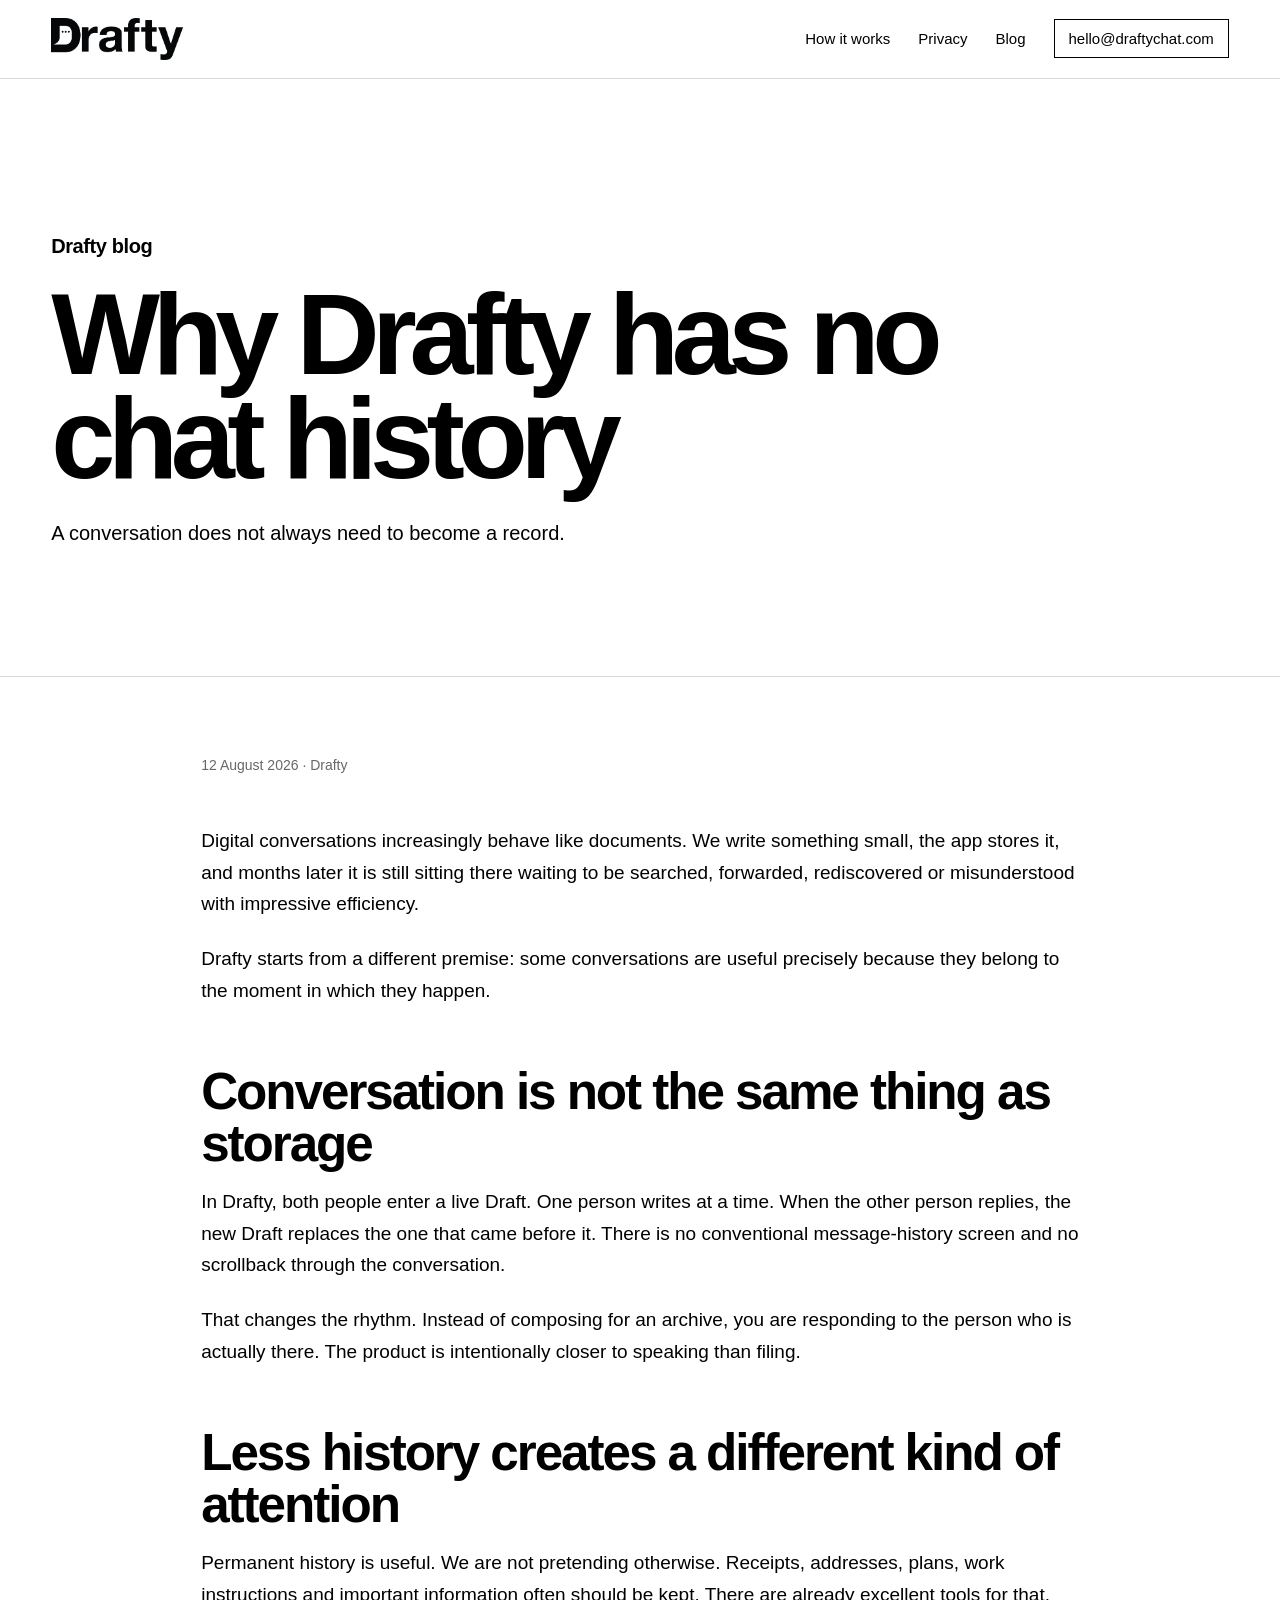
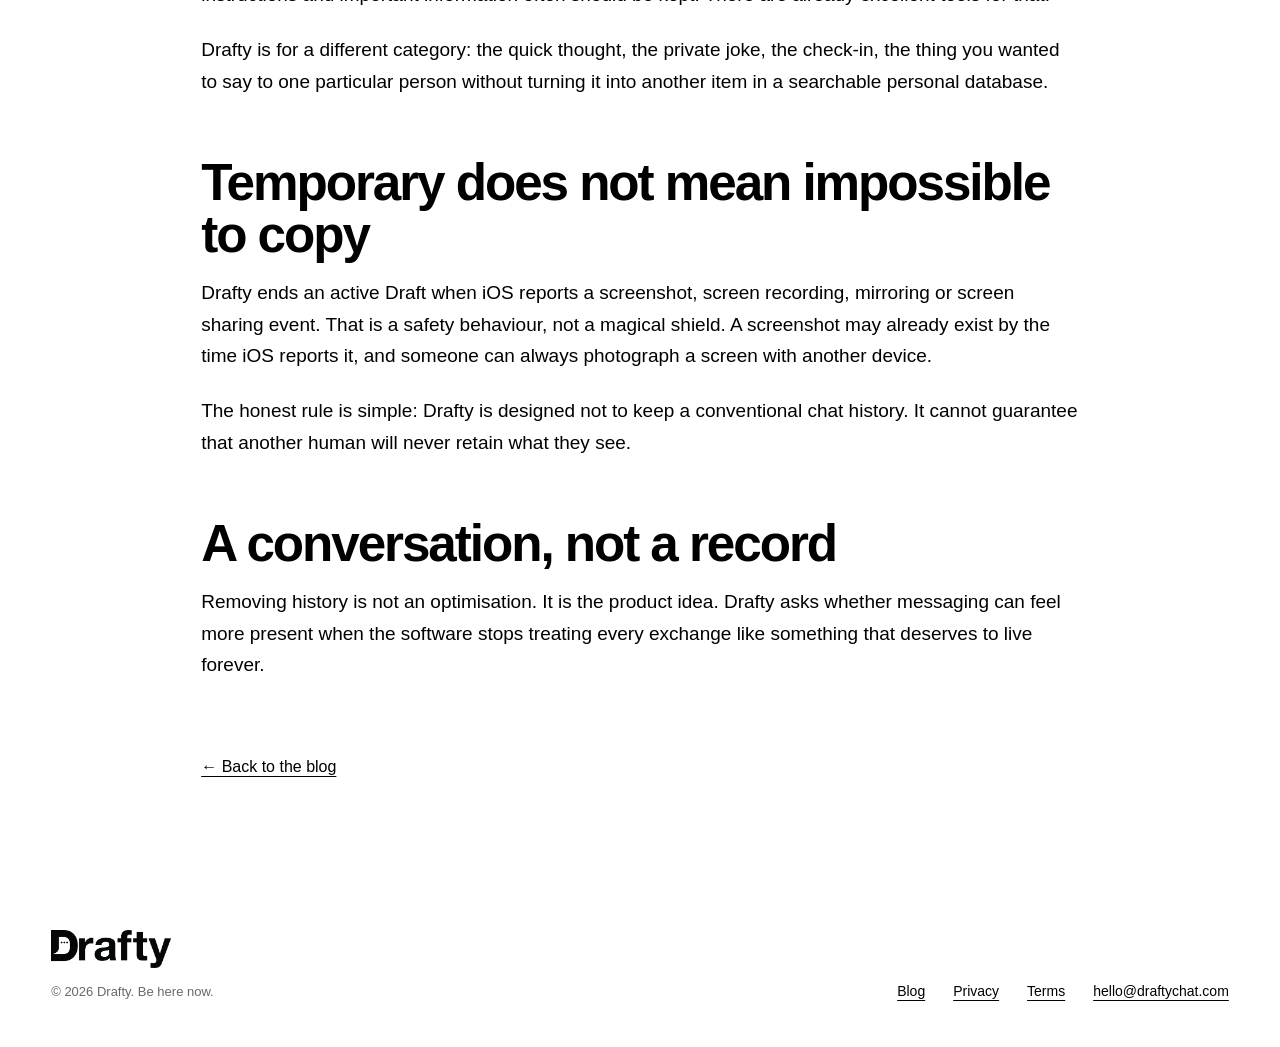
<file: blog/why-drafty-has-no-chat-history/index.html>
<!doctype html>
<html lang="en"><head>
<meta charset="utf-8"><meta name="viewport" content="width=device-width,initial-scale=1">
<title>Why Drafty Has No Chat History | Private Live Chat App</title>
<meta name="description" content="Why Drafty is a private live chat and messaging app with no conventional chat history, designed for temporary one-to-one conversation instead of a permanent message archive.">
<link rel="canonical" href="https://draftychat.com/blog/why-drafty-has-no-chat-history/">
<meta name="robots" content="index,follow,max-image-preview:large,max-snippet:-1">
<meta property="og:type" content="article"><meta property="og:site_name" content="Drafty"><meta property="og:url" content="https://draftychat.com/blog/why-drafty-has-no-chat-history/"><meta property="og:title" content="Why Drafty has no chat history"><meta property="og:description" content="Why a private live chat does not always need to become a permanent message archive."><meta property="og:image" content="https://draftychat.com/assets/og.png"><meta name="twitter:card" content="summary_large_image"><meta name="twitter:title" content="Why Drafty has no chat history"><meta name="twitter:description" content="Why a private live chat does not always need to become a permanent message archive."><meta name="twitter:image" content="https://draftychat.com/assets/og.png">
<link rel="icon" href="../../assets/favicon-32.png" sizes="32x32"><link rel="apple-touch-icon" href="../../assets/apple-touch-icon.png"><link rel="stylesheet" href="../../styles.css">
<script type="application/ld+json">{"@context":"https://schema.org","@graph":[{"@type":"BlogPosting","headline":"Why Drafty has no chat history","description":"Why Drafty is a private live chat and messaging app with no conventional chat history, designed for temporary one-to-one conversation instead of a permanent message archive.","image":"https://draftychat.com/assets/og.png","datePublished":"2026-08-12","dateModified":"2026-08-13","author":{"@type":"Organization","name":"Drafty","url":"https://draftychat.com/"},"publisher":{"@type":"Organization","name":"Drafty","url":"https://draftychat.com/","logo":{"@type":"ImageObject","url":"https://draftychat.com/assets/icon-512.png"}},"mainEntityOfPage":{"@type":"WebPage","@id":"https://draftychat.com/blog/why-drafty-has-no-chat-history/"}},{"@type":"BreadcrumbList","itemListElement":[{"@type":"ListItem","position":1,"name":"Drafty","item":"https://draftychat.com/"},{"@type":"ListItem","position":2,"name":"Blog","item":"https://draftychat.com/blog/"},{"@type":"ListItem","position":3,"name":"Why Drafty has no chat history","item":"https://draftychat.com/blog/why-drafty-has-no-chat-history/"}]}]}</script>
</head><body>
<header class="site-header"><nav class="nav"><a class="brand" href="../../index.html"><img src="../../assets/drafty-logo.png" alt="Drafty"></a><button class="menu-button" aria-expanded="false" aria-controls="nav-links">Menu</button><div class="nav-links" id="nav-links"><a href="../../index.html#how">How it works</a><a href="../../index.html#privacy">Privacy</a><a href="../../blog/index.html">Blog</a><a class="nav-contact" href="mailto:hello@draftychat.com">hello@draftychat.com</a></div></nav></header>
<main>
<section class="page-hero"><div class="container"><p class="eyebrow">Drafty blog</p><h1>Why Drafty has no chat history</h1><p>A conversation does not always need to become a record.</p></div></section>
<article class="container article-shell">
<div class="meta">12 August 2026 · Drafty</div>
<p>Digital conversations increasingly behave like documents. We write something small, the app stores it, and months later it is still sitting there waiting to be searched, forwarded, rediscovered or misunderstood with impressive efficiency.</p>
<p>Drafty starts from a different premise: some conversations are useful precisely because they belong to the moment in which they happen.</p>
<h2>Conversation is not the same thing as storage</h2>
<p>In Drafty, both people enter a live Draft. One person writes at a time. When the other person replies, the new Draft replaces the one that came before it. There is no conventional message-history screen and no scrollback through the conversation.</p>
<p>That changes the rhythm. Instead of composing for an archive, you are responding to the person who is actually there. The product is intentionally closer to speaking than filing.</p>
<h2>Less history creates a different kind of attention</h2>
<p>Permanent history is useful. We are not pretending otherwise. Receipts, addresses, plans, work instructions and important information often should be kept. There are already excellent tools for that.</p>
<p>Drafty is for a different category: the quick thought, the private joke, the check-in, the thing you wanted to say to one particular person without turning it into another item in a searchable personal database.</p>
<h2>Temporary does not mean impossible to copy</h2>
<p>Drafty ends an active Draft when iOS reports a screenshot, screen recording, mirroring or screen sharing event. That is a safety behaviour, not a magical shield. A screenshot may already exist by the time iOS reports it, and someone can always photograph a screen with another device.</p>
<p>The honest rule is simple: Drafty is designed not to keep a conventional chat history. It cannot guarantee that another human will never retain what they see.</p>
<h2>A conversation, not a record</h2>
<p>Removing history is not an optimisation. It is the product idea. Drafty asks whether messaging can feel more present when the software stops treating every exchange like something that deserves to live forever.</p>
<a class="back-link" href="../../blog/index.html">← Back to the blog</a>
</article>
</main>
<footer class="site-footer"><div class="footer-grid"><div class="footer-brand"><a href="../../index.html"><img src="../../assets/drafty-logo.png" alt="Drafty"></a><p>© 2026 Drafty. Be here now.</p></div><div class="footer-links"><a href="../../blog/index.html">Blog</a><a href="../../privacy/index.html">Privacy</a><a href="../../terms/index.html">Terms</a><a href="mailto:hello@draftychat.com">hello@draftychat.com</a></div></div></footer><script src="../../script.js"></script>
</body></html>
</file>
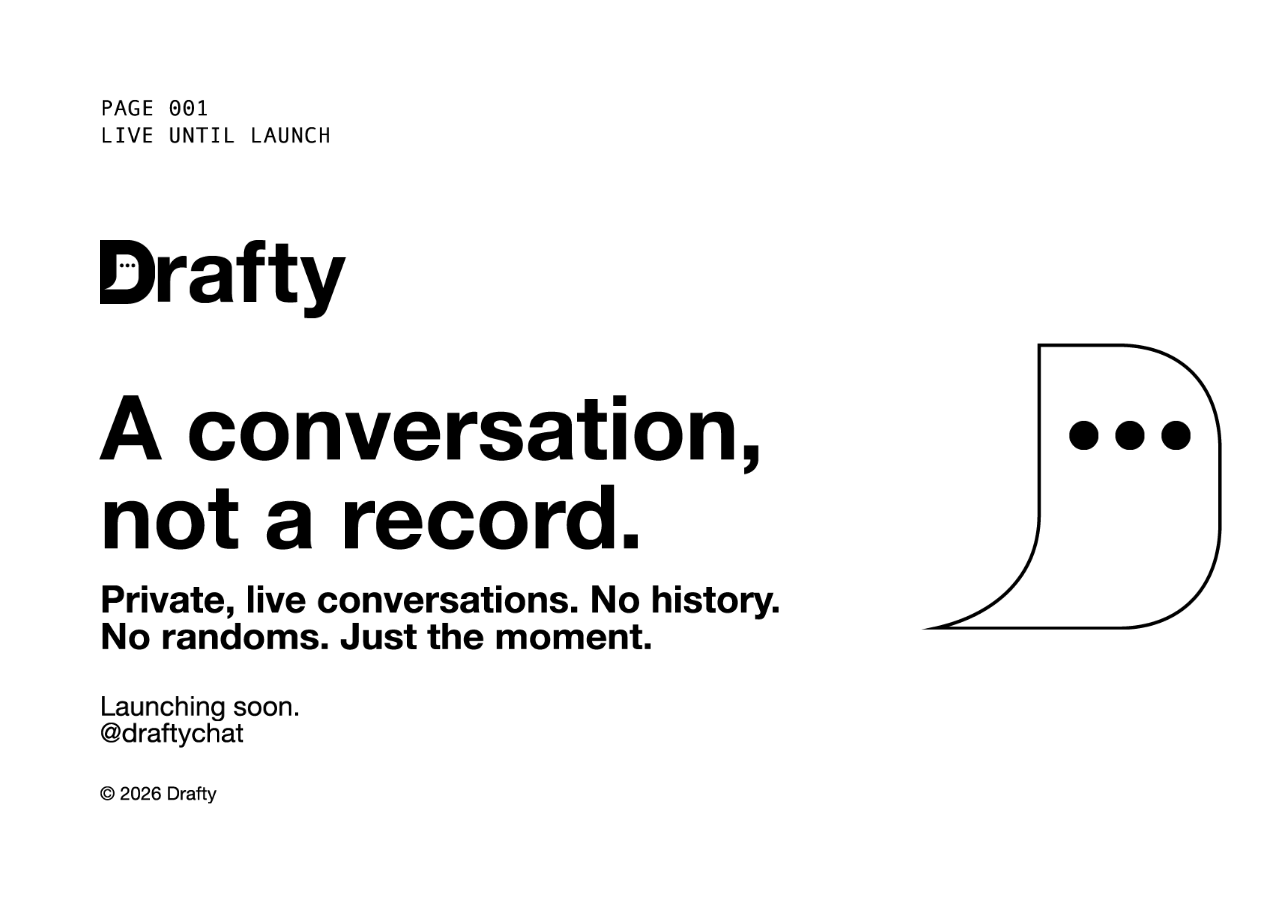
<file: publication-web-resources/html/publication.html>
<!DOCTYPE html>
<html xmlns="http://www.w3.org/1999/xhtml">
	<head>
		<meta charset="utf-8" />
		<title>publication</title>
		<link href="../css/idGeneratedStyles.css" rel="stylesheet" type="text/css" />
	</head>
	<body id="publication" style="width:1440px;height:900px;background-color:transparent;">
		<div style="position:absolute;overflow:hidden;left:0px;top:0px;-webkit-transform:translate(0.00px,0.00px);-ms-transform:translate(0.00px,0.00px);transform:translate(0.00px,0.00px);width:1440.00px;height:900.00px;background-color:white">
			<div id="_idContainer002">
				<div id="_idContainer000" class="_idGenObjectStyle-Disabled">
					<img class="_idGenObjectAttribute-1 _idGenObjectAttribute-2" src="../image/1.png" alt="" />
				</div>
				<div id="_idContainer001" class="_idGenObjectStyle-Disabled">
					<img class="_idGenObjectAttribute-1 _idGenObjectAttribute-2" src="../image/2.png" alt="" />
				</div>
			</div>
			<div id="_idContainer009">
				<div id="_idContainer003" class="_idGenObjectStyle-Disabled">
					<img class="_idGenObjectAttribute-1 _idGenObjectAttribute-2" src="[data-uri]" alt="" />
				</div>
				<div id="_idContainer004" class="_idGenObjectStyle-Disabled">
					<img class="_idGenObjectAttribute-1 _idGenObjectAttribute-2" src="[data-uri]" alt="" />
				</div>
				<div id="_idContainer005" class="_idGenObjectStyle-Disabled">
					<img class="_idGenObjectAttribute-1 _idGenObjectAttribute-2" src="[data-uri]" alt="" />
				</div>
				<div id="_idContainer006" class="_idGenObjectStyle-Disabled">
					<img class="_idGenObjectAttribute-1 _idGenObjectAttribute-2" src="[data-uri]" alt="" />
				</div>
				<div id="_idContainer007" class="_idGenObjectStyle-Disabled">
					<img class="_idGenObjectAttribute-1 _idGenObjectAttribute-2" src="[data-uri]" alt="" />
				</div>
				<div id="_idContainer008" class="_idGenObjectStyle-Disabled">
					<img class="_idGenObjectAttribute-1 _idGenObjectAttribute-2" src="[data-uri]" alt="" />
				</div>
			</div>
			<div id="_idContainer012">
				<div id="_idContainer010" class="_idGenObjectStyle-Disabled">
					<img class="_idGenObjectAttribute-1 _idGenObjectAttribute-2" src="[data-uri]" alt="" />
				</div>
				<div id="_idContainer011" class="_idGenObjectStyle-Disabled">
					<img class="_idGenObjectAttribute-1 _idGenObjectAttribute-2" src="[data-uri]" alt="" />
				</div>
			</div>
			<div id="_idContainer015">
				<div id="_idContainer013" class="_idGenObjectStyle-Disabled">
					<img class="_idGenObjectAttribute-1 _idGenObjectAttribute-2" src="../image/11.png" alt="" />
				</div>
				<div id="_idContainer014" class="_idGenObjectStyle-Disabled">
					<img class="_idGenObjectAttribute-1 _idGenObjectAttribute-2" src="../image/12.png" alt="" />
				</div>
			</div>
			<div id="_idContainer018">
				<div id="_idContainer016" class="_idGenObjectStyle-Disabled">
					<img class="_idGenObjectAttribute-1 _idGenObjectAttribute-2" src="[data-uri]" alt="" />
				</div>
				<div id="_idContainer017" class="_idGenObjectStyle-Disabled">
					<img class="_idGenObjectAttribute-1 _idGenObjectAttribute-2" src="[data-uri]" alt="" />
				</div>
			</div>
			<div id="_idContainer019" class="_idGenObjectStyle-Disabled">
				<img class="_idGenObjectAttribute-1 _idGenObjectAttribute-2" src="[data-uri]" alt="" />
			</div>
			<div id="_idContainer024">
				<div id="_idContainer020">
					<img class="_idGenObjectAttribute-1 _idGenObjectAttribute-2" src="../image/16.png" alt="" />
				</div>
				<div id="_idContainer021" class="_idGenObjectStyle-Disabled">
					<img class="_idGenObjectAttribute-1 _idGenObjectAttribute-2" src="[data-uri]" alt="" />
				</div>
				<div id="_idContainer022" class="_idGenObjectStyle-Disabled">
					<img class="_idGenObjectAttribute-1 _idGenObjectAttribute-2" src="[data-uri]" alt="" />
				</div>
				<div id="_idContainer023" class="_idGenObjectStyle-Disabled">
					<img class="_idGenObjectAttribute-1 _idGenObjectAttribute-2" src="[data-uri]" alt="" />
				</div>
			</div>
		</div>
	</body>
</html>
</file>
<file: styles.css>
:root {
  --ink: #000;
  --paper: #fff;
  --muted: #686868;
  --line: #d9d9d9;
  --soft: #f3f3f3;
  --max: 1440px;
  --gutter: clamp(20px, 4vw, 64px);
  --display: clamp(58px, 8.2vw, 138px);
  --h2: clamp(42px, 5.2vw, 82px);
  --h3: clamp(28px, 3vw, 44px);
  --body-lg: clamp(20px, 2vw, 30px);
}

* { box-sizing: border-box; }
html { scroll-behavior: smooth; }
body {
  margin: 0;
  background: var(--paper);
  color: var(--ink);
  font-family: "Helvetica Neue", Helvetica, Arial, sans-serif;
  -webkit-font-smoothing: antialiased;
  text-rendering: optimizeLegibility;
}
img { max-width: 100%; display: block; }
a { color: inherit; text-decoration-thickness: 1px; text-underline-offset: 4px; }
button, input, textarea { font: inherit; }
::selection { background: #000; color: #fff; }

.skip-link {
  position: absolute;
  left: -9999px;
  top: 0;
}
.skip-link:focus {
  left: 16px;
  top: 16px;
  z-index: 999;
  background: #000;
  color: #fff;
  padding: 12px 16px;
}

.site-header {
  position: sticky;
  top: 0;
  z-index: 50;
  background: rgba(255,255,255,.96);
  border-bottom: 1px solid var(--line);
  backdrop-filter: blur(10px);
}
.nav {
  max-width: var(--max);
  margin: 0 auto;
  padding: 18px var(--gutter);
  display: flex;
  align-items: center;
  justify-content: space-between;
  gap: 28px;
}
.brand img { width: 132px; height: auto; }
.nav-links { display: flex; align-items: center; gap: 28px; font-size: 15px; }
.nav-links a { text-decoration: none; }
.nav-links a:hover { text-decoration: underline; }
.nav-contact {
  border: 1px solid #000;
  padding: 10px 14px;
  text-decoration: none !important;
}
.nav-contact:hover { background: #000; color: #fff; }
.menu-button { display: none; background: none; border: 0; padding: 8px 0 8px 16px; }

.container { max-width: var(--max); margin: 0 auto; padding-left: var(--gutter); padding-right: var(--gutter); }
.section { border-bottom: 1px solid var(--line); }
.section-inner { padding-top: clamp(84px, 11vw, 170px); padding-bottom: clamp(84px, 11vw, 170px); }
.eyebrow {
  font-size: 13px;
  text-transform: uppercase;
  letter-spacing: .12em;
  margin: 0 0 24px;
}

.section-dark {
  background: #000;
  color: #fff;
  border-bottom-color: #222;
}
.section-dark .muted,
.section-dark .aside,
.section-dark .blog-card time,
.section-dark .blog-card p,
.section-dark details p,
.section-dark .feature-cell p,
.section-dark .capture p { color: #b8b8b8; }
.section-dark a { color: #fff; }
.section-dark .btn-primary { background: #fff; color: #000; border-color: #fff; }
.section-dark .btn-secondary { background: transparent; color: #fff; border-color: #fff; }
.section-dark .feature-band,
.section-dark .steps,
.section-dark .faq,
.section-dark .capture { border-top-color: #fff; }
.section-dark .step,
.section-dark .blog-card + .blog-card,
.section-dark .feature-cell + .feature-cell,
.section-dark .capture > div + div,
.section-dark details { border-color: #2a2a2a; }
.section-dark summary::after { color: #fff; }

.hero { border-bottom: 1px solid var(--line); }
.hero-grid {
  min-height: calc(100vh - 77px);
  display: grid;
  grid-template-columns: minmax(0, 1fr) minmax(420px, .92fr);
  align-items: center;
  gap: clamp(50px, 7vw, 110px);
  padding-top: clamp(64px, 7vw, 110px);
  padding-bottom: clamp(64px, 7vw, 110px);
}
.refined-hero-grid { grid-template-columns: minmax(0, .98fr) minmax(0, 1.02fr); }
.hero-stage {
  min-height: 760px;
  display: grid;
  align-items: end;
  justify-items: start;
  position: relative;
}
.hero-stage img {
  width: min(100%, 760px);
  margin-left: clamp(-30px, -2vw, 0px);
}
.large-note {
  position: absolute;
  right: 0;
  bottom: 9%;
  font-size: clamp(26px, 2.3vw, 38px);
  line-height: 1.15;
  letter-spacing: -.03em;
  max-width: 260px;
}
.hero h1 {
  margin: 0;
  font-size: var(--display);
  line-height: .88;
  letter-spacing: -.075em;
  font-weight: 700;
  max-width: 880px;
}
.hero-copy {
  margin: 38px 0 0;
  font-size: var(--body-lg);
  line-height: 1.25;
  max-width: 780px;
  letter-spacing: -.025em;
}
.hero-actions { margin-top: 38px; display: flex; flex-wrap: wrap; gap: 12px; }
.btn {
  display: inline-flex;
  align-items: center;
  justify-content: center;
  min-height: 52px;
  padding: 0 22px;
  border: 1px solid #000;
  text-decoration: none;
  font-weight: 600;
}
.btn-primary { background: #000; color: #fff; }
.btn-secondary { background: #fff; color: #000; }
.btn:hover { opacity: .76; }

.statement-section .section-inner { padding-top: clamp(70px, 9vw, 110px); padding-bottom: clamp(70px, 9vw, 110px); }
.statement {
  font-size: clamp(44px, 6.8vw, 104px);
  line-height: .95;
  letter-spacing: -.06em;
  font-weight: 700;
  max-width: 1180px;
  margin: 0;
}
.statement .muted { color: #8c8c8c; }

.copy h2, .section-title {
  font-size: var(--h2);
  line-height: .94;
  letter-spacing: -.055em;
  margin: 0;
}
.copy p {
  margin: 28px 0 0;
  font-size: clamp(19px, 1.6vw, 25px);
  line-height: 1.4;
  max-width: 680px;
}
.copy .aside {
  margin-top: 28px;
  font-size: 15px;
  line-height: 1.5;
  color: var(--muted);
  max-width: 560px;
}

.icon-strip {
  margin-top: 56px;
  display: grid;
  grid-template-columns: repeat(4, 1fr);
  gap: 22px;
}
.icon-card {
  padding: 22px 20px 24px;
  border: 1px solid var(--line);
  background: #fff;
  min-height: 232px;
}
.icon-card img { width: 88px; height: 88px; object-fit: contain; }
.icon-card strong {
  display: block;
  margin-top: 22px;
  font-size: 22px;
  letter-spacing: -.03em;
}
.icon-card span {
  display: block;
  margin-top: 10px;
  font-size: 16px;
  line-height: 1.45;
  color: #4a4a4a;
}

.steps { margin-top: 70px; border-top: 1px solid #000; }
.step {
  display: grid;
  grid-template-columns: 90px minmax(180px, .65fr) minmax(0, 1.35fr);
  gap: 28px;
  padding: 28px 0 36px;
  border-bottom: 1px solid var(--line);
  align-items: start;
}
.step-num { font-size: 14px; }
.step h3 { margin: 0; font-size: var(--h3); letter-spacing: -.035em; line-height: 1; }
.step p { margin: 0; font-size: clamp(18px, 1.6vw, 24px); line-height: 1.35; max-width: 790px; }

.two-col {
  display: grid;
  grid-template-columns: minmax(0, 1fr) minmax(0, 1fr);
  gap: clamp(50px, 9vw, 150px);
  align-items: center;
}
.feature-split { grid-template-columns: minmax(0, .95fr) minmax(0, 1.05fr); }
.feature-reverse { grid-template-columns: minmax(0, 1.05fr) minmax(0, .95fr); }
.phone-art { display: grid; place-items: center; }
.phone-art img { width: min(100%, 760px); }
.phone-art-xl img { width: min(100%, 860px); }

.feature-band { display: grid; grid-template-columns: repeat(3, 1fr); border-top: 1px solid #000; margin-top: 64px; }
.feature-cell { padding: 28px 32px 22px 0; min-height: 230px; }
.feature-cell + .feature-cell { border-left: 1px solid var(--line); padding-left: 32px; }
.feature-cell h3 { margin: 0; font-size: clamp(26px, 2.5vw, 38px); letter-spacing: -.03em; }
.feature-cell p { margin: 18px 0 0; font-size: 18px; line-height: 1.45; color: #2b2b2b; }

.capture {
  border-top: 1px solid #000;
  display: grid;
  grid-template-columns: 1fr 1fr;
  margin-top: 70px;
}
.capture > div { padding: 34px 0 0; }
.capture > div + div { border-left: 1px solid var(--line); padding-left: 44px; }
.capture strong { display: block; font-size: clamp(29px, 3vw, 50px); line-height: 1; letter-spacing: -.04em; }
.capture p { font-size: 17px; line-height: 1.5; max-width: 520px; margin: 18px 0 0; }

.faq { margin-top: 60px; border-top: 1px solid #000; }
details { border-bottom: 1px solid var(--line); }
summary {
  list-style: none;
  cursor: pointer;
  padding: 24px 54px 24px 0;
  position: relative;
  font-size: clamp(21px, 2vw, 30px);
  letter-spacing: -.025em;
}
summary::-webkit-details-marker { display: none; }
summary::after { content: "+"; position: absolute; right: 0; top: 21px; font-size: 32px; font-weight: 300; }
details[open] summary::after { content: "–"; }
details p { margin: 0; padding: 0 0 28px; max-width: 840px; color: #333; font-size: 18px; line-height: 1.55; }

.blog-grid {
  margin-top: 60px;
  border-top: 1px solid #000;
  display: grid;
  grid-template-columns: repeat(3, 1fr);
}
.blog-card { padding: 28px 28px 60px 0; }
.blog-card + .blog-card { border-left: 1px solid var(--line); padding-left: 28px; }
.blog-card time { font-size: 13px; color: var(--muted); }
.blog-card h3 { margin: 24px 0 18px; font-size: clamp(28px, 2.8vw, 42px); line-height: 1; letter-spacing: -.04em; }
.blog-card p { margin: 0 0 26px; font-size: 17px; line-height: 1.5; color: #333; }
.blog-card a { font-weight: 600; }

.cta { text-align: center; }
.cta h2 { font-size: clamp(50px, 8vw, 120px); line-height: .9; letter-spacing: -.065em; margin: 0 auto; max-width: 1100px; }
.cta p { font-size: 20px; margin: 28px auto 34px; max-width: 700px; line-height: 1.45; }
.btn-invert { background: #fff; color: #000; border-color: #fff; }

.site-footer { padding: 34px var(--gutter) 48px; }
.footer-grid { max-width: var(--max); margin: 0 auto; display: grid; grid-template-columns: 1fr auto; gap: 40px; align-items: end; }
.footer-brand img { width: 120px; }
.footer-brand p { margin: 16px 0 0; color: var(--muted); font-size: 13px; }
.footer-links { display: flex; flex-wrap: wrap; gap: 18px 28px; justify-content: flex-end; font-size: 14px; }

/* Interior pages */
.page-hero { border-bottom: 1px solid var(--line); }
.page-hero .container { padding-top: clamp(80px, 10vw, 150px); padding-bottom: clamp(80px, 10vw, 150px); }
.page-hero h1 { font-size: clamp(58px, 9vw, 130px); line-height: .9; letter-spacing: -.065em; margin: 0; max-width: 1100px; }
.page-hero p { font-size: 20px; line-height: 1.5; max-width: 760px; margin: 28px 0 0; }
.article-shell { max-width: 980px; padding-top: 80px; padding-bottom: 120px; }
.article-shell .meta { font-size: 14px; color: var(--muted); margin-bottom: 52px; }
.article-shell h2 { margin: 60px 0 16px; font-size: clamp(32px, 4vw, 52px); letter-spacing: -.04em; line-height: 1.02; }
.article-shell h3 { margin: 42px 0 12px; font-size: 28px; letter-spacing: -.025em; }
.article-shell p, .article-shell li { font-size: 19px; line-height: 1.65; }
.article-shell p { margin: 0 0 24px; }
.article-shell ul { margin: 0 0 28px; padding-left: 24px; }
.article-shell .legal-section { padding: 34px 0; border-top: 1px solid var(--line); }
.article-shell .legal-section h2 { margin: 0 0 12px; font-size: 30px; }
.article-shell .legal-section p { margin: 0; }
.back-link { display: inline-block; margin-top: 54px; }

@media (max-width: 1100px) {
  .refined-hero-grid,
  .two-col,
  .feature-split,
  .feature-reverse { grid-template-columns: 1fr; }
  .hero-grid { min-height: auto; }
  .hero-stage { min-height: auto; justify-items: center; }
  .hero-stage img { margin-left: 0; width: min(100%, 680px); }
  .large-note { position: static; max-width: none; margin-top: 12px; font-size: 26px; }
  .feature-reverse .copy,
  .feature-reverse .phone-art { order: initial; }
}

@media (max-width: 950px) {
  .nav-links { display: none; position: absolute; left: 0; right: 0; top: 76px; background: #fff; border-bottom: 1px solid var(--line); padding: 24px var(--gutter) 30px; flex-direction: column; align-items: flex-start; gap: 20px; }
  .nav-links.open { display: flex; }
  .menu-button { display: block; }
  .hero-grid { min-height: auto; }
  .icon-strip, .feature-band, .blog-grid, .capture { grid-template-columns: 1fr; }
  .feature-cell + .feature-cell, .blog-card + .blog-card { border-left: 0; border-top: 1px solid var(--line); padding-left: 0; }
  .capture > div + div { border-left: 0; border-top: 1px solid var(--line); padding: 34px 0 0; margin-top: 34px; }
}

@media (max-width: 650px) {
  .brand img { width: 112px; }
  .nav { padding-top: 15px; padding-bottom: 15px; }
  .nav-links { top: 67px; }
  .hero-grid { padding-top: 50px; }
  .hero h1 { font-size: clamp(55px, 20vw, 85px); }
  .hero-copy { font-size: 20px; }
  .section-inner { padding-top: 80px; padding-bottom: 80px; }
  .step { grid-template-columns: 42px 1fr; gap: 18px; }
  .step p { grid-column: 2; }
  .icon-card { min-height: 0; }
  .phone-art img, .phone-art-xl img { width: min(100%, 560px); }
  .footer-grid { grid-template-columns: 1fr; align-items: start; }
  .footer-links { justify-content: flex-start; }
  .page-hero h1 { font-size: clamp(54px, 18vw, 88px); }
}

@media (prefers-reduced-motion: reduce) {
  html { scroll-behavior: auto; }
  *, *::before, *::after { animation-duration: .001ms !important; transition-duration: .001ms !important; }
}


/* v3 - hero composition correction */
.refined-hero-grid {
  max-width: 1260px;
  grid-template-columns: minmax(390px, 520px) minmax(480px, 610px);
  justify-content: center;
  gap: clamp(56px, 6vw, 96px);
  padding-top: 46px;
  padding-bottom: 46px;
}

.hero-stage {
  min-height: 690px;
  width: 100%;
  display: flex;
  align-items: center;
  justify-content: flex-start;
  position: relative;
}

.hero-stage img {
  width: min(100%, 500px);
  height: auto;
  margin: 0;
}

.large-note {
  right: -18px;
  bottom: 56px;
  font-size: clamp(18px, 1.55vw, 27px);
  line-height: 1.1;
  max-width: 220px;
}

.refined-hero-grid > div:last-child {
  align-self: center;
}

.refined-hero-grid .hero-copy {
  max-width: 560px;
}

@media (min-width: 1200px) {
  .refined-hero-grid .hero-stage img {
    width: 510px;
  }
}

@media (max-width: 1100px) {
  .refined-hero-grid {
    grid-template-columns: 1fr;
    max-width: 760px;
    gap: 42px;
  }

  .hero-stage {
    min-height: 0;
    justify-content: center;
  }

  .hero-stage img {
    width: min(82vw, 480px);
  }

  .large-note {
    position: static;
    width: 100%;
    max-width: none;
    margin: -26px 0 0;
    text-align: center;
  }
}

/* v4 - consistent phone scale across homepage */
:root { --drafty-phone-width: 510px; }

.hero-stage img,
.phone-art-xl img {
  width: min(100%, var(--drafty-phone-width));
  height: auto;
}

.phone-art-xl {
  min-height: 690px;
  display: flex;
  align-items: center;
  justify-content: center;
}

/* The previous hero annotation was removed from markup; keep no floating text on device art. */
.hero-note,
.large-note { display: none !important; }

@media (max-width: 1100px) {
  :root { --drafty-phone-width: 480px; }
  .phone-art-xl { min-height: 0; }
}

@media (max-width: 650px) {
  :root { --drafty-phone-width: min(82vw, 440px); }
}

/* v5 - title case labels, social nav, selection inversion, App Store placeholder */
.eyebrow {
  text-transform: none;
  letter-spacing: -.01em;
  font-size: 15px;
  font-weight: 600;
}

.social-link {
  display: inline-flex;
  align-items: center;
  gap: 7px;
  white-space: nowrap;
}
.social-link img {
  width: 16px;
  height: 16px;
  display: block;
}

.section-dark ::selection {
  background: #fff;
  color: #000;
}
.section-dark ::-moz-selection {
  background: #fff;
  color: #000;
}

.app-store-placeholder {
  margin-top: 22px;
  width: fit-content;
  min-width: 205px;
  min-height: 58px;
  display: inline-flex;
  align-items: center;
  gap: 12px;
  padding: 8px 16px 8px 14px;
  border: 1px solid #000;
  background: #fff;
  color: #000;
  cursor: default;
}
.app-store-placeholder img {
  width: 31px;
  height: 31px;
  flex: 0 0 auto;
}
.app-store-placeholder span {
  display: flex;
  flex-direction: column;
  line-height: 1;
}
.app-store-placeholder small {
  font-size: 10px;
  line-height: 1.1;
  margin-bottom: 3px;
}
.app-store-placeholder strong {
  font-size: 19px;
  line-height: 1;
  letter-spacing: -.025em;
}

@media (max-width: 1260px) and (min-width: 951px) {
  .nav { gap: 18px; }
  .nav-links { gap: 18px; font-size: 14px; }
  .social-link span { display: none; }
  .social-link img { width: 18px; height: 18px; }
}

@media (max-width: 950px) {
  .social-link span { display: inline; }
  .social-link img { width: 18px; height: 18px; }
}

/* v6 - proper App Store badge and how-it-works split */
.app-store-badge-block {
  margin-top: 24px;
  display: inline-flex;
  flex-direction: column;
  align-items: flex-start;
  gap: 10px;
}
.app-store-kicker {
  font-size: 13px;
  color: var(--muted);
}
.app-store-badge {
  width: 180px;
  height: auto;
  display: block;
}
.app-store-placeholder { display: none; }

.how-intro {
  display: grid;
  grid-template-columns: minmax(0, .88fr) minmax(0, 1.12fr);
  gap: clamp(42px, 6vw, 92px);
  align-items: start;
}
.how-copy {
  max-width: 520px;
}
.how-lead {
  margin: 28px 0 0;
  font-size: clamp(19px, 1.6vw, 25px);
  line-height: 1.4;
  letter-spacing: -.02em;
}
.icon-strip-opposite {
  margin-top: 0;
  grid-template-columns: repeat(2, minmax(0, 1fr));
  gap: 24px;
}
.icon-strip-opposite .icon-card {
  min-height: 228px;
  padding: 30px 30px 28px;
}
.icon-strip-opposite .icon-card img {
  width: 74px;
  height: 74px;
}
.icon-strip-opposite .icon-card strong {
  margin-top: 24px;
  font-size: 34px;
  line-height: 1;
}
.icon-strip-opposite .icon-card span {
  margin-top: 18px;
  font-size: 18px;
  line-height: 1.35;
}
#how .steps {
  margin-top: 78px;
}

@media (max-width: 1100px) {
  .how-intro {
    grid-template-columns: 1fr;
    gap: 42px;
  }
  .how-copy {
    max-width: 760px;
  }
}

@media (max-width: 700px) {
  .icon-strip-opposite {
    grid-template-columns: 1fr;
  }
  .app-store-badge {
    width: 168px;
  }
}


/* v7 - custom App Store badge with coming soon below */
.app-store-badge-block {
  margin-top: 24px;
  display: inline-flex;
  flex-direction: column;
  align-items: flex-start;
  gap: 10px;
}
.app-store-badge {
  width: 218px;
  height: auto;
  display: block;
}
.app-store-kicker {
  font-size: 14px;
  color: var(--muted);
  padding-left: 4px;
}
@media (max-width: 700px) {
  .app-store-badge {
    width: min(100%, 195px);
  }
}

/* v9 - lifestyle intro and smaller App Store badge */
.lifestyle-intro {
  background: #fff;
}
.lifestyle-wrap {
  padding-top: 36px;
  padding-bottom: 36px;
}
.lifestyle-card {
  position: relative;
  overflow: hidden;
  background: #f3f3f3;
  min-height: 760px;
}
.lifestyle-card img {
  width: 100%;
  height: 760px;
  object-fit: cover;
  object-position: center;
  display: block;
}
.lifestyle-overlay {
  position: absolute;
  left: 40px;
  bottom: 40px;
  background: rgba(255,255,255,.96);
  color: #000;
  padding: 28px 30px 30px;
  max-width: 520px;
}
.lifestyle-overlay h2 {
  margin: 0;
  font-size: clamp(46px, 5.2vw, 88px);
  line-height: .92;
  letter-spacing: -.06em;
}
.lifestyle-overlay p:last-child {
  margin: 18px 0 0;
  font-size: clamp(18px, 1.5vw, 24px);
  line-height: 1.38;
  letter-spacing: -.02em;
}

.app-store-badge {
  width: 172px;
}
.app-store-kicker {
  font-size: 13px;
}

@media (max-width: 1100px) {
  .lifestyle-card {
    min-height: 620px;
  }
  .lifestyle-card img {
    height: 620px;
  }
  .lifestyle-overlay {
    left: 24px;
    right: 24px;
    bottom: 24px;
    max-width: 520px;
    padding: 24px 24px 26px;
  }
}

@media (max-width: 700px) {
  .lifestyle-wrap {
    padding-top: 20px;
    padding-bottom: 20px;
  }
  .lifestyle-card {
    min-height: 520px;
  }
  .lifestyle-card img {
    height: 520px;
    object-position: 58% center;
  }
  .lifestyle-overlay {
    left: 16px;
    right: 16px;
    bottom: 16px;
    max-width: none;
  }
  .app-store-badge {
    width: 160px;
  }
}


/* v10 - full-bleed lifestyle intro, overlay moved right, smaller App Store badge */
.lifestyle-intro,
.lifestyle-wrap,
.lifestyle-card { display: none; }

.lifestyle-intro-fullbleed {
  width: 100%;
  background: #fff;
  border-bottom: 1px solid var(--line);
}

.lifestyle-media {
  position: relative;
  width: 100%;
  overflow: hidden;
}

.lifestyle-media img {
  width: 100%;
  height: min(88vh, 980px);
  min-height: 720px;
  object-fit: cover;
  object-position: center center;
  display: block;
}

.lifestyle-overlay-right {
  position: absolute;
  right: clamp(22px, 4vw, 68px);
  left: auto;
  bottom: clamp(22px, 4vw, 54px);
  max-width: 540px;
  background: rgba(255,255,255,.96);
  color: #000;
  padding: 30px 32px 32px;
}

.lifestyle-overlay-right h2 {
  margin: 0;
  font-size: clamp(48px, 5.2vw, 88px);
  line-height: .92;
  letter-spacing: -.06em;
}

.lifestyle-overlay-right p:last-child {
  margin: 18px 0 0;
  font-size: clamp(18px, 1.45vw, 24px);
  line-height: 1.38;
  letter-spacing: -.02em;
}

.app-store-badge {
  width: 150px;
}

@media (max-width: 1100px) {
  .lifestyle-media img {
    height: 76vh;
    min-height: 620px;
  }
  .lifestyle-overlay-right {
    right: 24px;
    bottom: 24px;
    max-width: 500px;
    padding: 24px 24px 26px;
  }
}

@media (max-width: 700px) {
  .lifestyle-media img {
    height: 68vh;
    min-height: 520px;
    object-position: 36% center;
  }
  .lifestyle-overlay-right {
    left: 16px;
    right: 16px;
    bottom: 16px;
    max-width: none;
    padding: 20px 20px 22px;
  }
  .app-store-badge {
    width: 138px;
  }
}


/* v11 - lifestyle overlay refinement */
.lifestyle-media img {
  object-position: center center;
}

.lifestyle-overlay-right {
  top: 50%;
  bottom: auto;
  transform: translateY(-50%);
  background: rgba(255,255,255,.82);
  max-width: 560px;
  padding: 34px 34px 34px;
}

.lifestyle-overlay-right .eyebrow {
  font-size: 20px;
  font-weight: 700;
  margin: 8px 0 26px;
}

.lifestyle-overlay-right p:last-child {
  line-height: 1.24;
}

@media (max-width: 1100px) {
  .lifestyle-overlay-right {
    top: 50%;
    bottom: auto;
    transform: translateY(-50%);
    background: rgba(255,255,255,.84);
  }
}

@media (max-width: 700px) {
  .lifestyle-overlay-right {
    top: auto;
    bottom: 16px;
    transform: none;
    background: rgba(255,255,255,.88);
  }

  .lifestyle-overlay-right .eyebrow {
    font-size: 18px;
    margin: 4px 0 18px;
  }

  .lifestyle-overlay-right p:last-child {
    line-height: 1.28;
  }
}


/* v12 - title consistency and tracking refinement */
.eyebrow {
  font-size: 20px;
  font-weight: 700;
  letter-spacing: -0.02em;
  line-height: 1.1;
  margin: 0 0 26px;
}

.lifestyle-overlay-right {
  padding-top: 52px;
}

.lifestyle-overlay-right .eyebrow {
  font-size: 20px;
  font-weight: 700;
  letter-spacing: -0.02em;
  line-height: 1.1;
  margin: 18px 0 26px;
}

.lifestyle-overlay-right h2 {
  letter-spacing: -0.02em;
}

@media (max-width: 700px) {
  .eyebrow {
    font-size: 18px;
    margin: 0 0 18px;
  }

  .lifestyle-overlay-right {
    padding-top: 28px;
  }

  .lifestyle-overlay-right .eyebrow {
    font-size: 18px;
    margin: 12px 0 18px;
  }
}

/* v15 - ONLY unify the small section labels. Do not alter main headline hierarchy. */
:root {
  --drafty-kicker-size-fixed: 20px;
  --drafty-kicker-weight-fixed: 700;
  --drafty-kicker-leading-fixed: 1.1;
  --drafty-kicker-tracking-fixed: -0.02em;
  --drafty-kicker-gap-fixed: 26px;
}

/* Exact reference: "One thought at a time". Apply identically everywhere. */
main .eyebrow,
main .copy .eyebrow,
main .how-copy .eyebrow,
main .lifestyle-overlay-right .eyebrow,
main #privacy .eyebrow,
main #faq .eyebrow {
  font-size: var(--drafty-kicker-size-fixed) !important;
  font-weight: var(--drafty-kicker-weight-fixed) !important;
  line-height: var(--drafty-kicker-leading-fixed) !important;
  letter-spacing: var(--drafty-kicker-tracking-fixed) !important;
  text-transform: none !important;
  margin-left: 0 !important;
  margin-right: 0 !important;
  margin-bottom: var(--drafty-kicker-gap-fixed) !important;
}

/* Lifestyle label sits lower because the BOX has more top padding -
   the label itself keeps the exact same typography and title gap. */
main .lifestyle-overlay-right {
  padding-top: 52px !important;
}
main .lifestyle-overlay-right .eyebrow {
  margin-top: 0 !important;
}

/* Preserve the requested -20 tracking on the lifestyle headline. */
main .lifestyle-overlay-right h2 {
  letter-spacing: -0.02em !important;
}

@media (max-width: 700px) {
  :root {
    --drafty-kicker-size-fixed: 18px;
    --drafty-kicker-gap-fixed: 18px;
  }
  main .lifestyle-overlay-right {
    padding-top: 28px !important;
  }
}


/* v17 - larger how-it-works icons aligned to the opposite side */
.icon-strip-opposite .icon-card {
  padding: 34px 34px 30px;
}

.icon-strip-opposite .icon-card img {
  width: 108px;
  height: 108px;
  margin-left: auto;
  margin-right: 0;
}

.icon-strip-opposite .icon-card strong {
  margin-top: 34px;
}

@media (max-width: 700px) {
  .icon-strip-opposite .icon-card img {
    width: 90px;
    height: 90px;
  }
}


/* v18 - icons fill the upper card space */
.icon-strip-opposite .icon-card {
  padding: 28px 30px 30px;
}

.icon-strip-opposite .icon-card img {
  width: 176px !important;
  height: 176px !important;
  max-width: 58%;
  object-fit: contain;
  margin-left: auto;
  margin-right: 0;
  margin-top: 0;
}

.icon-strip-opposite .icon-card strong {
  margin-top: 22px;
}

@media (max-width: 700px) {
  .icon-strip-opposite .icon-card img {
    width: 142px !important;
    height: 142px !important;
    max-width: 52%;
  }
}
</file>
<file: publication-web-resources/css/idGeneratedStyles.css>
body, div, dl, dt, dd, h1, h2, h3, h4, h5, h6, p, pre, code, blockquote, figure {
	margin:0;
	padding:0;
	border-width:0;
	text-rendering:optimizeSpeed;
}
div > svg {
	position:absolute;
}
#_idContainer000 {
	-ms-transform:translate(5.362px,89.372px) rotate(0.000deg) skew(0.000deg) scale(1.000,1.000);
	-ms-transform-origin:0% 0%;
	-webkit-transform:translate(5.362px,89.372px) rotate(0.000deg) skew(0.000deg) scale(1.000,1.000);
	-webkit-transform-origin:0% 0%;
	height:64.97px;
	left:0px;
	position:absolute;
	top:0px;
	transform:translate(5.362px,89.372px) rotate(0.000deg) skew(0.000deg) scale(1.000,1.000);
	transform:translate(5.362px,89.372px) rotate(0.000deg) skew(0.000deg) scale(1.000,1.000);
	transform-origin:0% 0%;
	transform-origin:0% 0%;
	width:532.75px;
}
#_idContainer001 {
	-ms-transform:translate(0.000px,0.000px) rotate(0.000deg) skew(0.000deg) scale(1.000,1.000);
	-ms-transform-origin:0% 0%;
	-webkit-transform:translate(0.000px,0.000px) rotate(0.000deg) skew(0.000deg) scale(1.000,1.000);
	-webkit-transform-origin:0% 0%;
	height:78.56px;
	left:0px;
	position:absolute;
	top:0px;
	transform:translate(0.000px,0.000px) rotate(0.000deg) skew(0.000deg) scale(1.000,1.000);
	transform:translate(0.000px,0.000px) rotate(0.000deg) skew(0.000deg) scale(1.000,1.000);
	transform-origin:0% 0%;
	transform-origin:0% 0%;
	width:658.94px;
}
#_idContainer002 {
	-ms-transform:translate(99.463px,395.325px) rotate(0.000deg) skew(0.000deg) scale(1.000,1.000);
	-ms-transform-origin:0% 0%;
	-webkit-transform:translate(99.463px,395.325px) rotate(0.000deg) skew(0.000deg) scale(1.000,1.000);
	-webkit-transform-origin:0% 0%;
	height:154.35px;
	left:0px;
	position:absolute;
	top:0px;
	transform:translate(99.463px,395.325px) rotate(0.000deg) skew(0.000deg) scale(1.000,1.000);
	transform:translate(99.463px,395.325px) rotate(0.000deg) skew(0.000deg) scale(1.000,1.000);
	transform-origin:0% 0%;
	transform-origin:0% 0%;
	width:658.94px;
}
#_idContainer003 {
	-ms-transform:translate(0.000px,0.000px) rotate(0.000deg) skew(0.000deg) scale(1.000,1.000);
	-ms-transform-origin:0% 0%;
	-webkit-transform:translate(0.000px,0.000px) rotate(0.000deg) skew(0.000deg) scale(1.000,1.000);
	-webkit-transform-origin:0% 0%;
	height:63.60px;
	left:0px;
	position:absolute;
	top:0px;
	transform:translate(0.000px,0.000px) rotate(0.000deg) skew(0.000deg) scale(1.000,1.000);
	transform:translate(0.000px,0.000px) rotate(0.000deg) skew(0.000deg) scale(1.000,1.000);
	transform-origin:0% 0%;
	transform-origin:0% 0%;
	width:54.96px;
}
#_idContainer004 {
	-ms-transform:translate(57.850px,15.933px) rotate(0.000deg) skew(0.000deg) scale(1.000,1.000);
	-ms-transform-origin:0% 0%;
	-webkit-transform:translate(57.850px,15.933px) rotate(0.000deg) skew(0.000deg) scale(1.000,1.000);
	-webkit-transform-origin:0% 0%;
	height:46.23px;
	left:0px;
	position:absolute;
	top:0px;
	transform:translate(57.850px,15.933px) rotate(0.000deg) skew(0.000deg) scale(1.000,1.000);
	transform:translate(57.850px,15.933px) rotate(0.000deg) skew(0.000deg) scale(1.000,1.000);
	transform-origin:0% 0%;
	transform-origin:0% 0%;
	width:28.99px;
}
#_idContainer005 {
	-ms-transform:translate(89.733px,15.933px) rotate(0.000deg) skew(0.000deg) scale(1.000,1.000);
	-ms-transform-origin:0% 0%;
	-webkit-transform:translate(89.733px,15.933px) rotate(0.000deg) skew(0.000deg) scale(1.000,1.000);
	-webkit-transform-origin:0% 0%;
	height:47.36px;
	left:0px;
	position:absolute;
	top:0px;
	transform:translate(89.733px,15.933px) rotate(0.000deg) skew(0.000deg) scale(1.000,1.000);
	transform:translate(89.733px,15.933px) rotate(0.000deg) skew(0.000deg) scale(1.000,1.000);
	transform-origin:0% 0%;
	transform-origin:0% 0%;
	width:43.88px;
}
#_idContainer006 {
	-ms-transform:translate(136.506px,0.000px) rotate(0.000deg) skew(0.000deg) scale(1.000,1.000);
	-ms-transform-origin:0% 0%;
	-webkit-transform:translate(136.506px,0.000px) rotate(0.000deg) skew(0.000deg) scale(1.000,1.000);
	-webkit-transform-origin:0% 0%;
	height:62.17px;
	left:0px;
	position:absolute;
	top:0px;
	transform:translate(136.506px,0.000px) rotate(0.000deg) skew(0.000deg) scale(1.000,1.000);
	transform:translate(136.506px,0.000px) rotate(0.000deg) skew(0.000deg) scale(1.000,1.000);
	transform-origin:0% 0%;
	transform-origin:0% 0%;
	width:28.99px;
}
#_idContainer007 {
	-ms-transform:translate(168.389px,3.656px) rotate(0.000deg) skew(0.000deg) scale(1.000,1.000);
	-ms-transform-origin:0% 0%;
	-webkit-transform:translate(168.389px,3.656px) rotate(0.000deg) skew(0.000deg) scale(1.000,1.000);
	-webkit-transform-origin:0% 0%;
	height:58.94px;
	left:0px;
	position:absolute;
	top:0px;
	transform:translate(168.389px,3.656px) rotate(0.000deg) skew(0.000deg) scale(1.000,1.000);
	transform:translate(168.389px,3.656px) rotate(0.000deg) skew(0.000deg) scale(1.000,1.000);
	transform-origin:0% 0%;
	transform-origin:0% 0%;
	width:28.91px;
}
#_idContainer008 {
	-ms-transform:translate(200.185px,17.152px) rotate(0.000deg) skew(0.000deg) scale(1.000,1.000);
	-ms-transform-origin:0% 0%;
	-webkit-transform:translate(200.185px,17.152px) rotate(0.000deg) skew(0.000deg) scale(1.000,1.000);
	-webkit-transform-origin:0% 0%;
	height:60.77px;
	left:0px;
	position:absolute;
	top:0px;
	transform:translate(200.185px,17.152px) rotate(0.000deg) skew(0.000deg) scale(1.000,1.000);
	transform:translate(200.185px,17.152px) rotate(0.000deg) skew(0.000deg) scale(1.000,1.000);
	transform-origin:0% 0%;
	transform-origin:0% 0%;
	width:46.15px;
}
#_idContainer009 {
	-ms-transform:translate(99.999px,240.000px) rotate(0.000deg) skew(0.000deg) scale(1.000,1.000);
	-ms-transform-origin:0% 0%;
	-webkit-transform:translate(99.999px,240.000px) rotate(0.000deg) skew(0.000deg) scale(1.000,1.000);
	-webkit-transform-origin:0% 0%;
	height:77.92px;
	left:0px;
	position:absolute;
	top:0px;
	transform:translate(99.999px,240.000px) rotate(0.000deg) skew(0.000deg) scale(1.000,1.000);
	transform:translate(99.999px,240.000px) rotate(0.000deg) skew(0.000deg) scale(1.000,1.000);
	transform-origin:0% 0%;
	transform-origin:0% 0%;
	width:246.33px;
}
#_idContainer010 {
	-ms-transform:translate(0.000px,27.172px) rotate(0.000deg) skew(0.000deg) scale(1.000,1.000);
	-ms-transform-origin:0% 0%;
	-webkit-transform:translate(0.000px,27.172px) rotate(0.000deg) skew(0.000deg) scale(1.000,1.000);
	-webkit-transform-origin:0% 0%;
	height:16.20px;
	left:0px;
	position:absolute;
	top:0px;
	transform:translate(0.000px,27.172px) rotate(0.000deg) skew(0.000deg) scale(1.000,1.000);
	transform:translate(0.000px,27.172px) rotate(0.000deg) skew(0.000deg) scale(1.000,1.000);
	transform-origin:0% 0%;
	transform-origin:0% 0%;
	width:225.87px;
}
#_idContainer011 {
	-ms-transform:translate(0.000px,0.000px) rotate(0.000deg) skew(0.000deg) scale(1.000,1.000);
	-ms-transform-origin:0% 0%;
	-webkit-transform:translate(0.000px,0.000px) rotate(0.000deg) skew(0.000deg) scale(1.000,1.000);
	-webkit-transform-origin:0% 0%;
	height:16.20px;
	left:0px;
	position:absolute;
	top:0px;
	transform:translate(0.000px,0.000px) rotate(0.000deg) skew(0.000deg) scale(1.000,1.000);
	transform:translate(0.000px,0.000px) rotate(0.000deg) skew(0.000deg) scale(1.000,1.000);
	transform-origin:0% 0%;
	transform-origin:0% 0%;
	width:103.55px;
}
#_idContainer012 {
	-ms-transform:translate(102.830px,99.977px) rotate(0.000deg) skew(0.000deg) scale(1.000,1.000);
	-ms-transform-origin:0% 0%;
	-webkit-transform:translate(102.830px,99.977px) rotate(0.000deg) skew(0.000deg) scale(1.000,1.000);
	-webkit-transform-origin:0% 0%;
	height:43.37px;
	left:0px;
	position:absolute;
	top:0px;
	transform:translate(102.830px,99.977px) rotate(0.000deg) skew(0.000deg) scale(1.000,1.000);
	transform:translate(102.830px,99.977px) rotate(0.000deg) skew(0.000deg) scale(1.000,1.000);
	transform-origin:0% 0%;
	transform-origin:0% 0%;
	width:225.87px;
}
#_idContainer013 {
	-ms-transform:translate(0.000px,37.536px) rotate(0.000deg) skew(0.000deg) scale(1.000,1.000);
	-ms-transform-origin:0% 0%;
	-webkit-transform:translate(0.000px,37.536px) rotate(0.000deg) skew(0.000deg) scale(1.000,1.000);
	-webkit-transform-origin:0% 0%;
	height:27.40px;
	left:0px;
	position:absolute;
	top:0px;
	transform:translate(0.000px,37.536px) rotate(0.000deg) skew(0.000deg) scale(1.000,1.000);
	transform:translate(0.000px,37.536px) rotate(0.000deg) skew(0.000deg) scale(1.000,1.000);
	transform-origin:0% 0%;
	transform-origin:0% 0%;
	width:548.41px;
}
#_idContainer014 {
	-ms-transform:translate(0.000px,0.000px) rotate(0.000deg) skew(0.000deg) scale(1.000,1.000);
	-ms-transform-origin:0% 0%;
	-webkit-transform:translate(0.000px,0.000px) rotate(0.000deg) skew(0.000deg) scale(1.000,1.000);
	-webkit-transform-origin:0% 0%;
	height:33.60px;
	left:0px;
	position:absolute;
	top:0px;
	transform:translate(0.000px,0.000px) rotate(0.000deg) skew(0.000deg) scale(1.000,1.000);
	transform:translate(0.000px,0.000px) rotate(0.000deg) skew(0.000deg) scale(1.000,1.000);
	transform-origin:0% 0%;
	transform-origin:0% 0%;
	width:676.41px;
}
#_idContainer015 {
	-ms-transform:translate(102.590px,585.419px) rotate(0.000deg) skew(0.000deg) scale(1.000,1.000);
	-ms-transform-origin:0% 0%;
	-webkit-transform:translate(102.590px,585.419px) rotate(0.000deg) skew(0.000deg) scale(1.000,1.000);
	-webkit-transform-origin:0% 0%;
	height:64.94px;
	left:0px;
	position:absolute;
	top:0px;
	transform:translate(102.590px,585.419px) rotate(0.000deg) skew(0.000deg) scale(1.000,1.000);
	transform:translate(102.590px,585.419px) rotate(0.000deg) skew(0.000deg) scale(1.000,1.000);
	transform-origin:0% 0%;
	transform-origin:0% 0%;
	width:676.41px;
}
#_idContainer016 {
	-ms-transform:translate(0.000px,26.566px) rotate(0.000deg) skew(0.000deg) scale(1.000,1.000);
	-ms-transform-origin:0% 0%;
	-webkit-transform:translate(0.000px,26.566px) rotate(0.000deg) skew(0.000deg) scale(1.000,1.000);
	-webkit-transform-origin:0% 0%;
	height:25.35px;
	left:0px;
	position:absolute;
	top:0px;
	transform:translate(0.000px,26.566px) rotate(0.000deg) skew(0.000deg) scale(1.000,1.000);
	transform:translate(0.000px,26.566px) rotate(0.000deg) skew(0.000deg) scale(1.000,1.000);
	transform-origin:0% 0%;
	transform-origin:0% 0%;
	width:141.81px;
}
#_idContainer017 {
	-ms-transform:translate(0.972px,0.000px) rotate(0.000deg) skew(0.000deg) scale(1.000,1.000);
	-ms-transform-origin:0% 0%;
	-webkit-transform:translate(0.972px,0.000px) rotate(0.000deg) skew(0.000deg) scale(1.000,1.000);
	-webkit-transform-origin:0% 0%;
	height:24.95px;
	left:0px;
	position:absolute;
	top:0px;
	transform:translate(0.972px,0.000px) rotate(0.000deg) skew(0.000deg) scale(1.000,1.000);
	transform:translate(0.972px,0.000px) rotate(0.000deg) skew(0.000deg) scale(1.000,1.000);
	transform-origin:0% 0%;
	transform-origin:0% 0%;
	width:195.89px;
}
#_idContainer018 {
	-ms-transform:translate(101.135px,696.056px) rotate(0.000deg) skew(0.000deg) scale(1.000,1.000);
	-ms-transform-origin:0% 0%;
	-webkit-transform:translate(101.135px,696.056px) rotate(0.000deg) skew(0.000deg) scale(1.000,1.000);
	-webkit-transform-origin:0% 0%;
	height:51.92px;
	left:0px;
	position:absolute;
	top:0px;
	transform:translate(101.135px,696.056px) rotate(0.000deg) skew(0.000deg) scale(1.000,1.000);
	transform:translate(101.135px,696.056px) rotate(0.000deg) skew(0.000deg) scale(1.000,1.000);
	transform-origin:0% 0%;
	transform-origin:0% 0%;
	width:196.86px;
}
#_idContainer019 {
	-ms-transform:translate(100.447px,786.368px) rotate(0.000deg) skew(0.000deg) scale(1.000,1.000);
	-ms-transform-origin:0% 0%;
	-webkit-transform:translate(100.447px,786.368px) rotate(0.000deg) skew(0.000deg) scale(1.000,1.000);
	-webkit-transform-origin:0% 0%;
	height:17.49px;
	left:0px;
	position:absolute;
	top:0px;
	transform:translate(100.447px,786.368px) rotate(0.000deg) skew(0.000deg) scale(1.000,1.000);
	transform:translate(100.447px,786.368px) rotate(0.000deg) skew(0.000deg) scale(1.000,1.000);
	transform-origin:0% 0%;
	transform-origin:0% 0%;
	width:116.23px;
}
#_idContainer020 {
	-ms-transform:translate(0.000px,0.000px) rotate(0.000deg) skew(0.000deg) scale(1.000,1.000);
	-ms-transform-origin:0% 0%;
	-webkit-transform:translate(0.000px,0.000px) rotate(0.000deg) skew(0.000deg) scale(1.000,1.000);
	-webkit-transform-origin:0% 0%;
	height:286.07px;
	left:0px;
	position:absolute;
	top:0px;
	transform:translate(0.000px,0.000px) rotate(0.000deg) skew(0.000deg) scale(1.000,1.000);
	transform:translate(0.000px,0.000px) rotate(0.000deg) skew(0.000deg) scale(1.000,1.000);
	transform-origin:0% 0%;
	transform-origin:0% 0%;
	width:301.92px;
}
#_idContainer021 {
	-ms-transform:translate(149.360px,77.376px) rotate(0.000deg) skew(0.000deg) scale(1.000,1.000);
	-ms-transform-origin:0% 0%;
	-webkit-transform:translate(149.360px,77.376px) rotate(0.000deg) skew(0.000deg) scale(1.000,1.000);
	-webkit-transform-origin:0% 0%;
	height:28.59px;
	left:0px;
	position:absolute;
	top:0px;
	transform:translate(149.360px,77.376px) rotate(0.000deg) skew(0.000deg) scale(1.000,1.000);
	transform:translate(149.360px,77.376px) rotate(0.000deg) skew(0.000deg) scale(1.000,1.000);
	transform-origin:0% 0%;
	transform-origin:0% 0%;
	width:28.59px;
}
#_idContainer022 {
	-ms-transform:translate(195.425px,77.376px) rotate(0.000deg) skew(0.000deg) scale(1.000,1.000);
	-ms-transform-origin:0% 0%;
	-webkit-transform:translate(195.425px,77.376px) rotate(0.000deg) skew(0.000deg) scale(1.000,1.000);
	-webkit-transform-origin:0% 0%;
	height:28.59px;
	left:0px;
	position:absolute;
	top:0px;
	transform:translate(195.425px,77.376px) rotate(0.000deg) skew(0.000deg) scale(1.000,1.000);
	transform:translate(195.425px,77.376px) rotate(0.000deg) skew(0.000deg) scale(1.000,1.000);
	transform-origin:0% 0%;
	transform-origin:0% 0%;
	width:28.59px;
}
#_idContainer023 {
	-ms-transform:translate(241.490px,77.376px) rotate(0.000deg) skew(0.000deg) scale(1.000,1.000);
	-ms-transform-origin:0% 0%;
	-webkit-transform:translate(241.490px,77.376px) rotate(0.000deg) skew(0.000deg) scale(1.000,1.000);
	-webkit-transform-origin:0% 0%;
	height:28.59px;
	left:0px;
	position:absolute;
	top:0px;
	transform:translate(241.490px,77.376px) rotate(0.000deg) skew(0.000deg) scale(1.000,1.000);
	transform:translate(241.490px,77.376px) rotate(0.000deg) skew(0.000deg) scale(1.000,1.000);
	transform-origin:0% 0%;
	transform-origin:0% 0%;
	width:28.59px;
}
#_idContainer024 {
	-ms-transform:translate(920.000px,343.550px) rotate(0.000deg) skew(0.000deg) scale(1.000,1.000);
	-ms-transform-origin:0% 0%;
	-webkit-transform:translate(920.000px,343.550px) rotate(0.000deg) skew(0.000deg) scale(1.000,1.000);
	-webkit-transform-origin:0% 0%;
	height:286.07px;
	left:0px;
	position:absolute;
	top:0px;
	transform:translate(920.000px,343.550px) rotate(0.000deg) skew(0.000deg) scale(1.000,1.000);
	transform:translate(920.000px,343.550px) rotate(0.000deg) skew(0.000deg) scale(1.000,1.000);
	transform-origin:0% 0%;
	transform-origin:0% 0%;
	width:301.92px;
}
img._idGenObjectAttribute-1 {
	height:100.00%;
	min-width:100%;
	width:100.00%;
}
img._idGenObjectAttribute-2 {
	left:0px;
	position:absolute;
	top:0px;
}
div._idGenObjectStyle-Disabled {
	background-color:transparent;
	border-width:0px;
}
</file>
